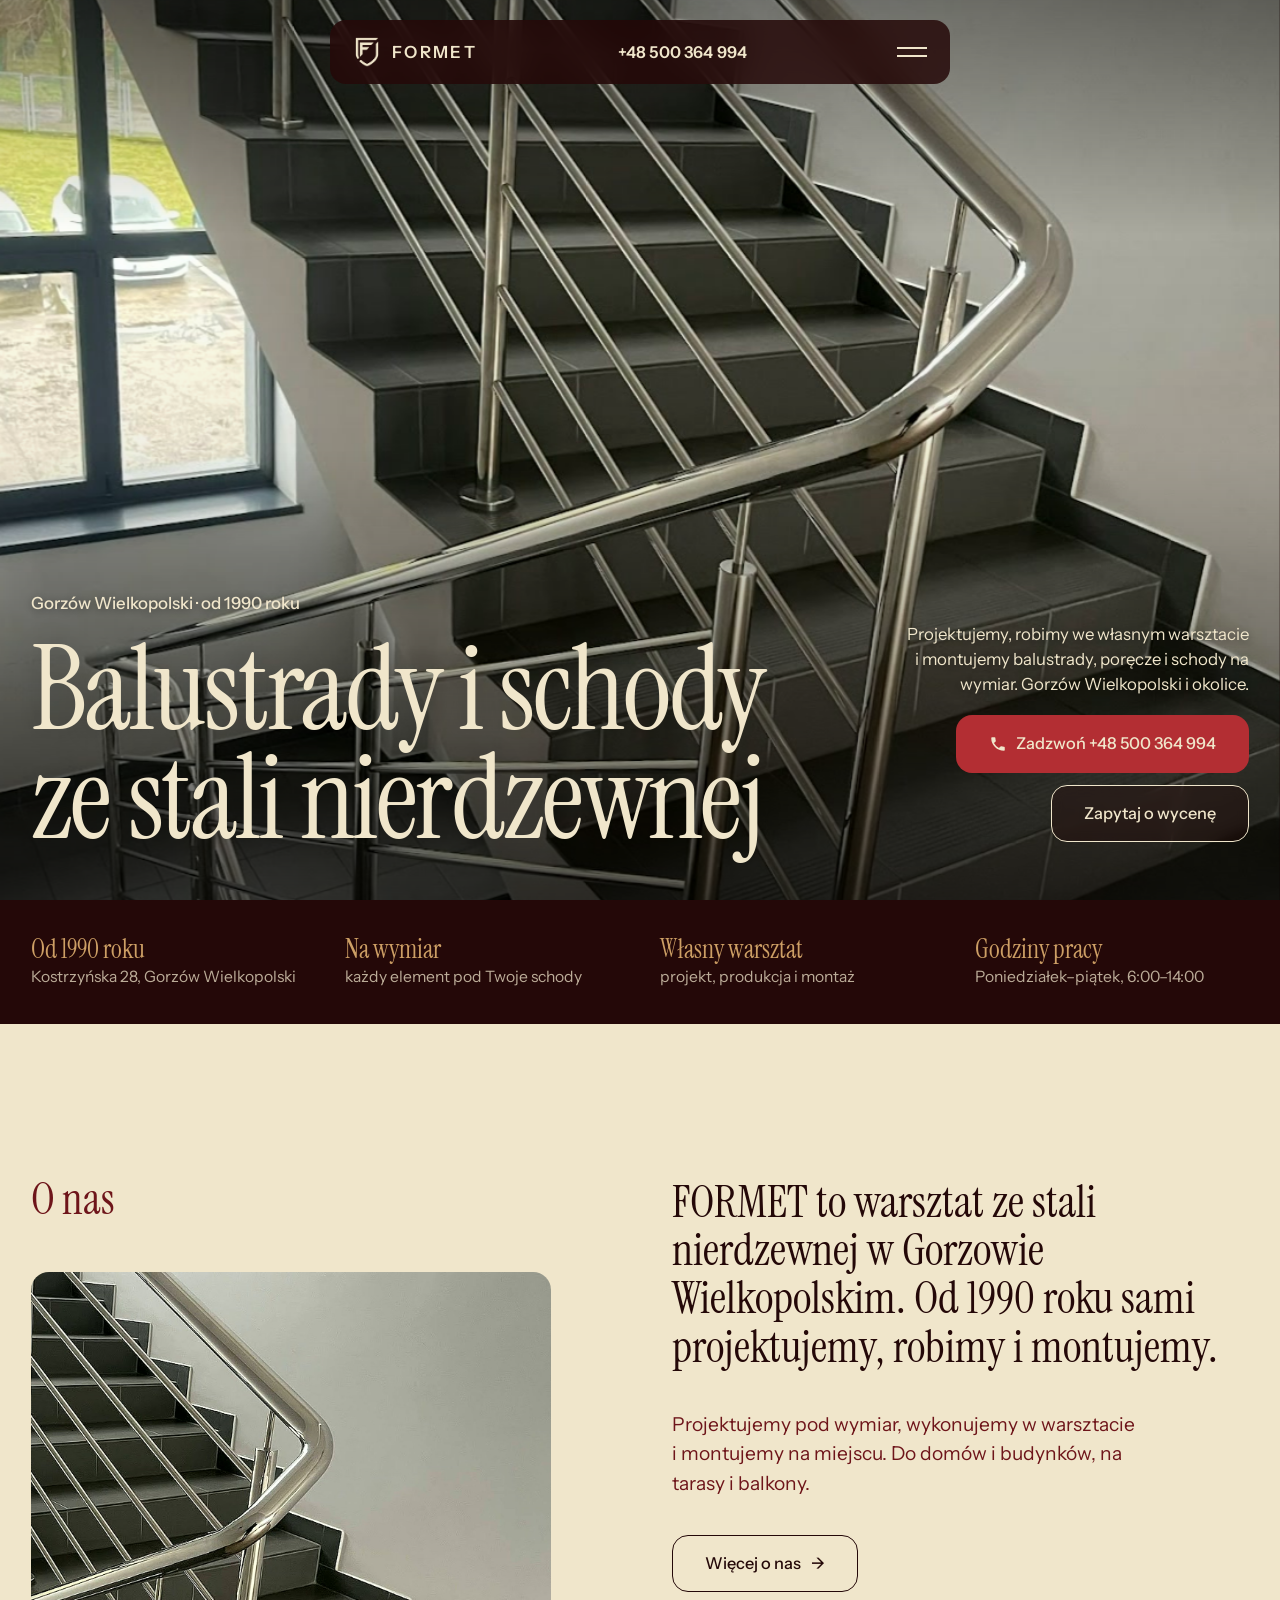
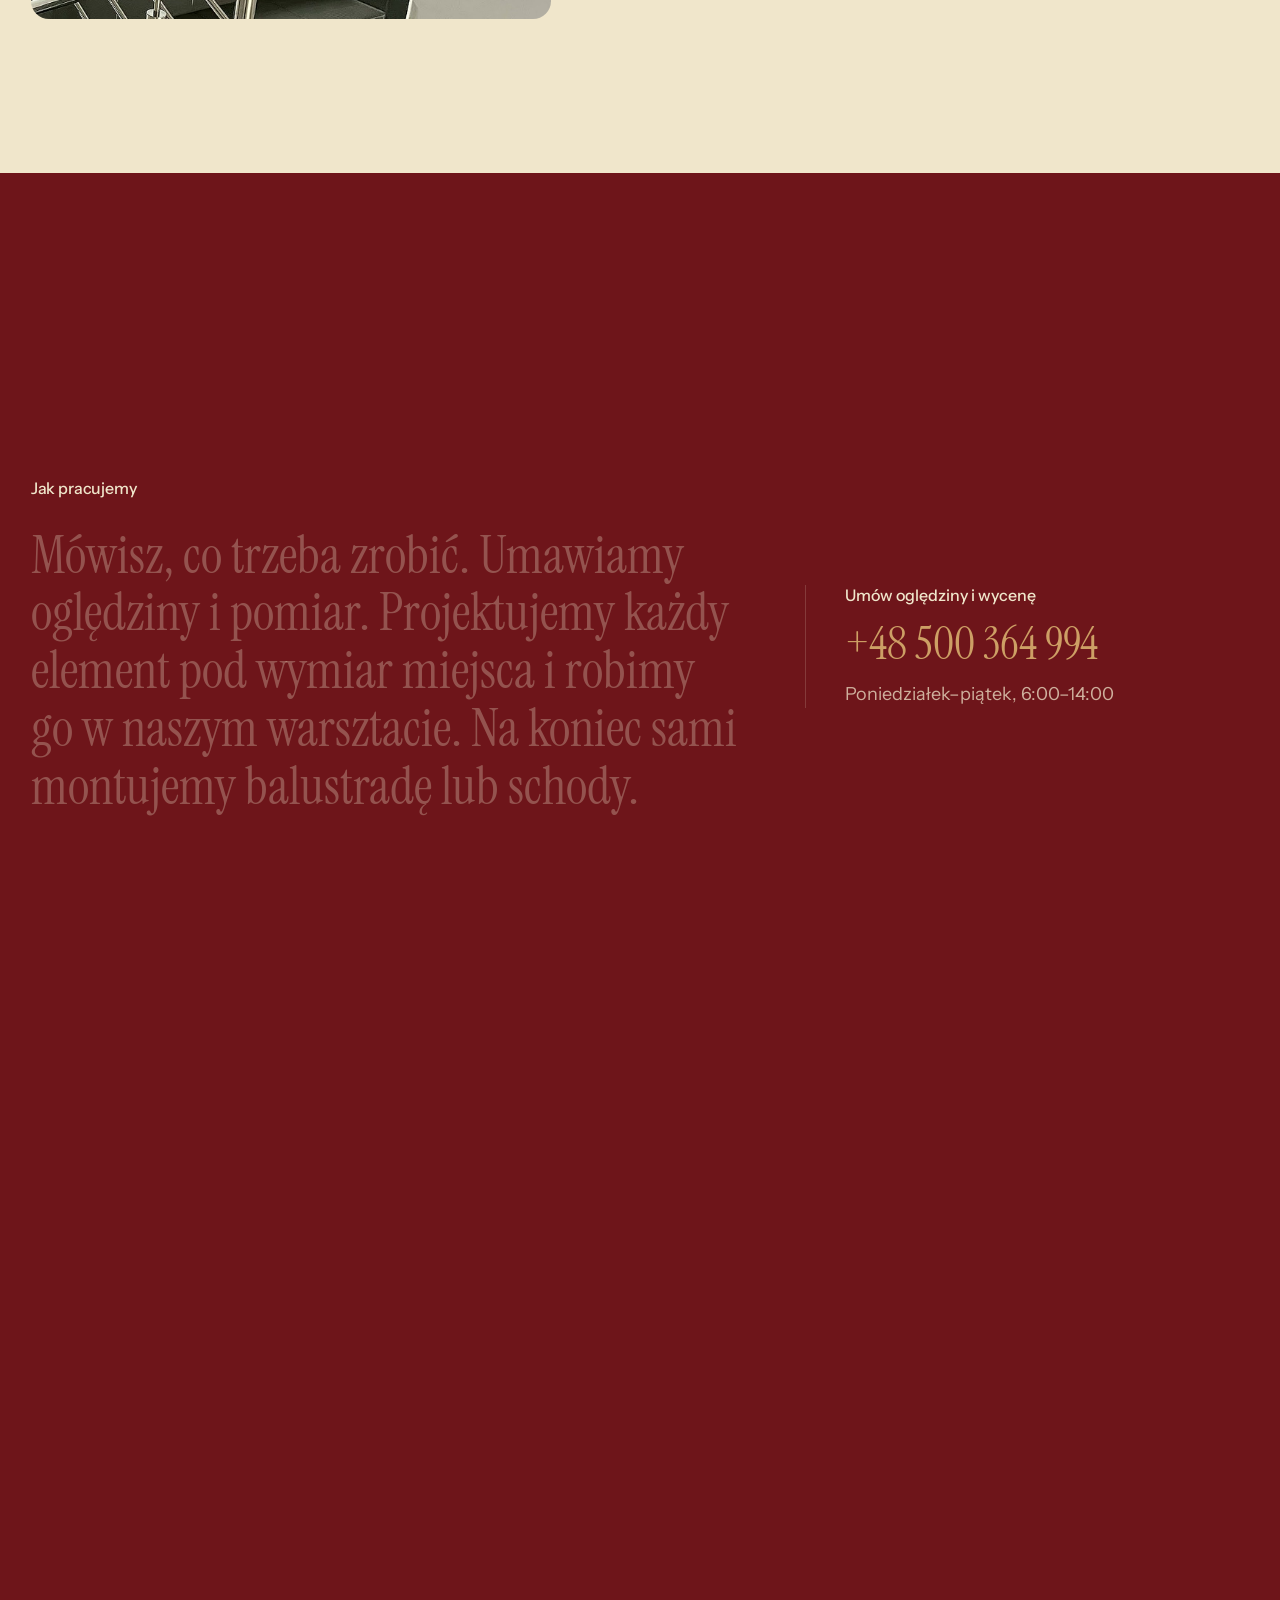
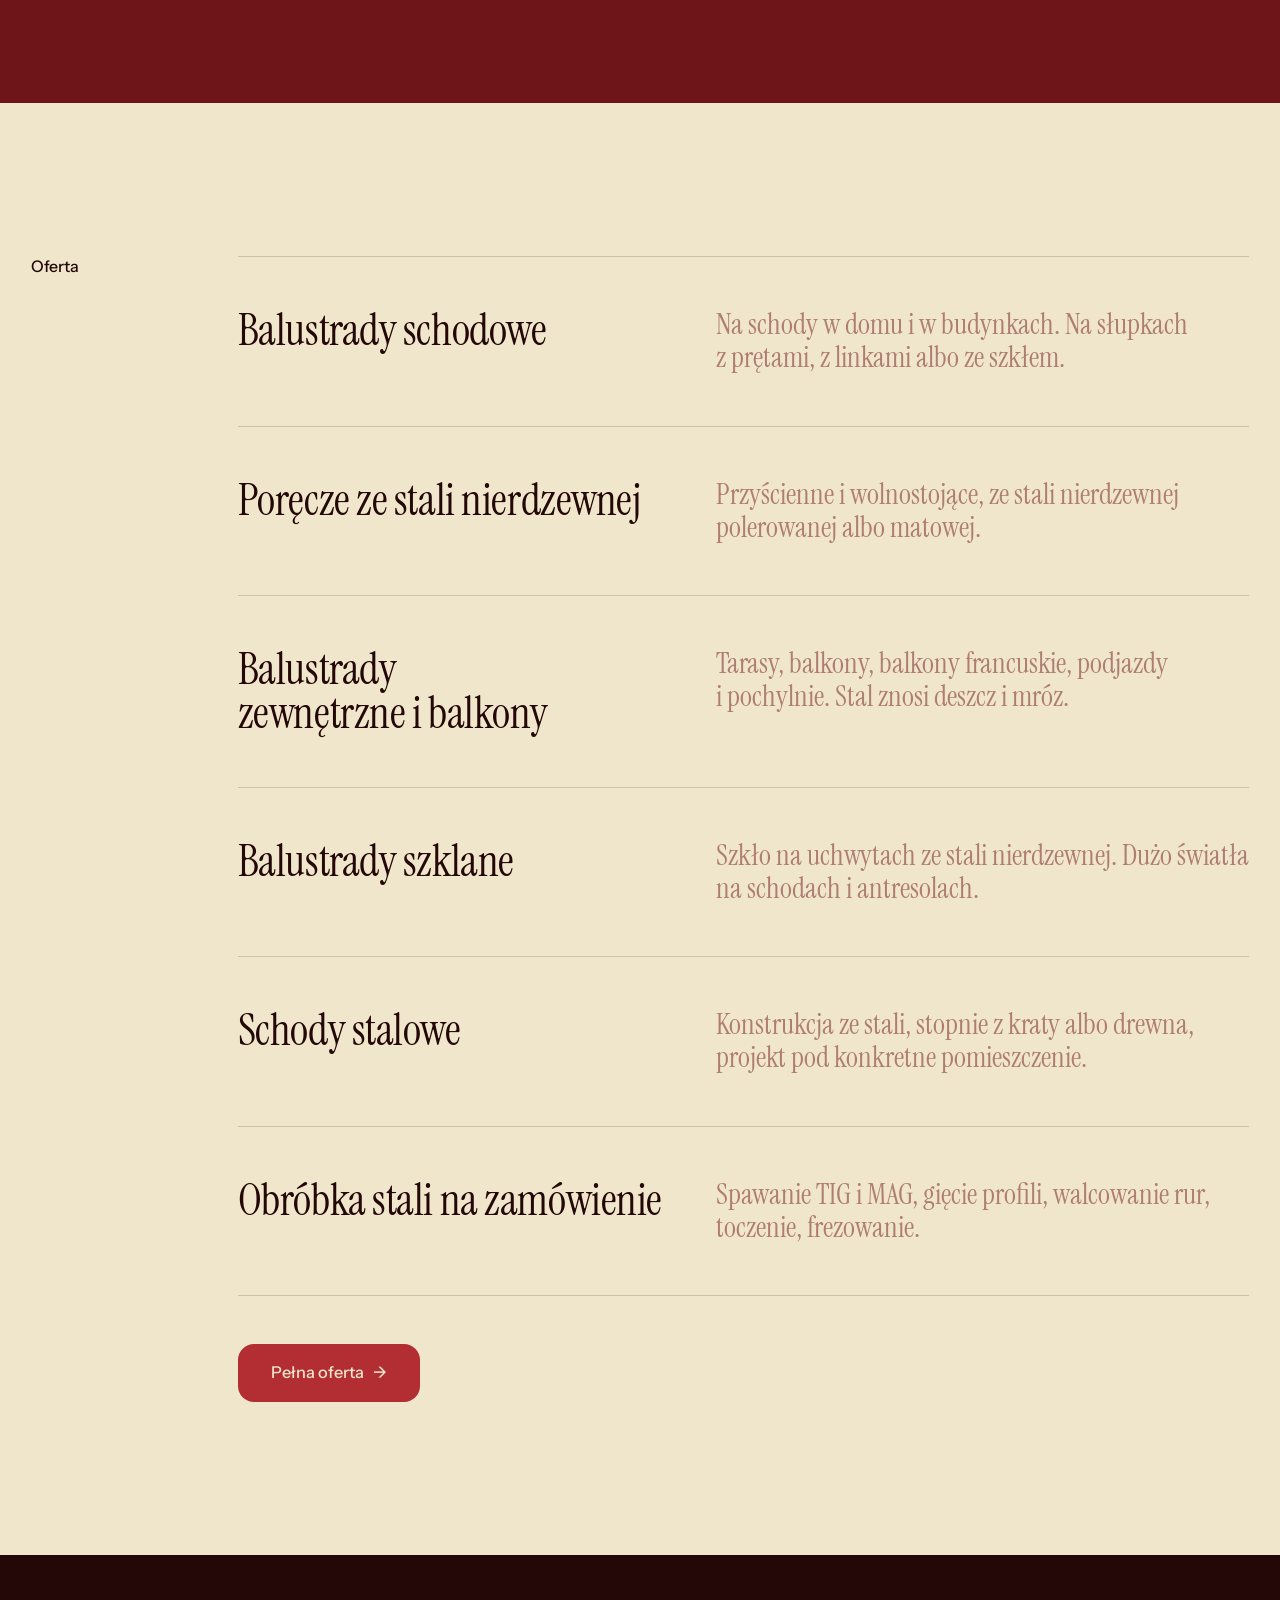
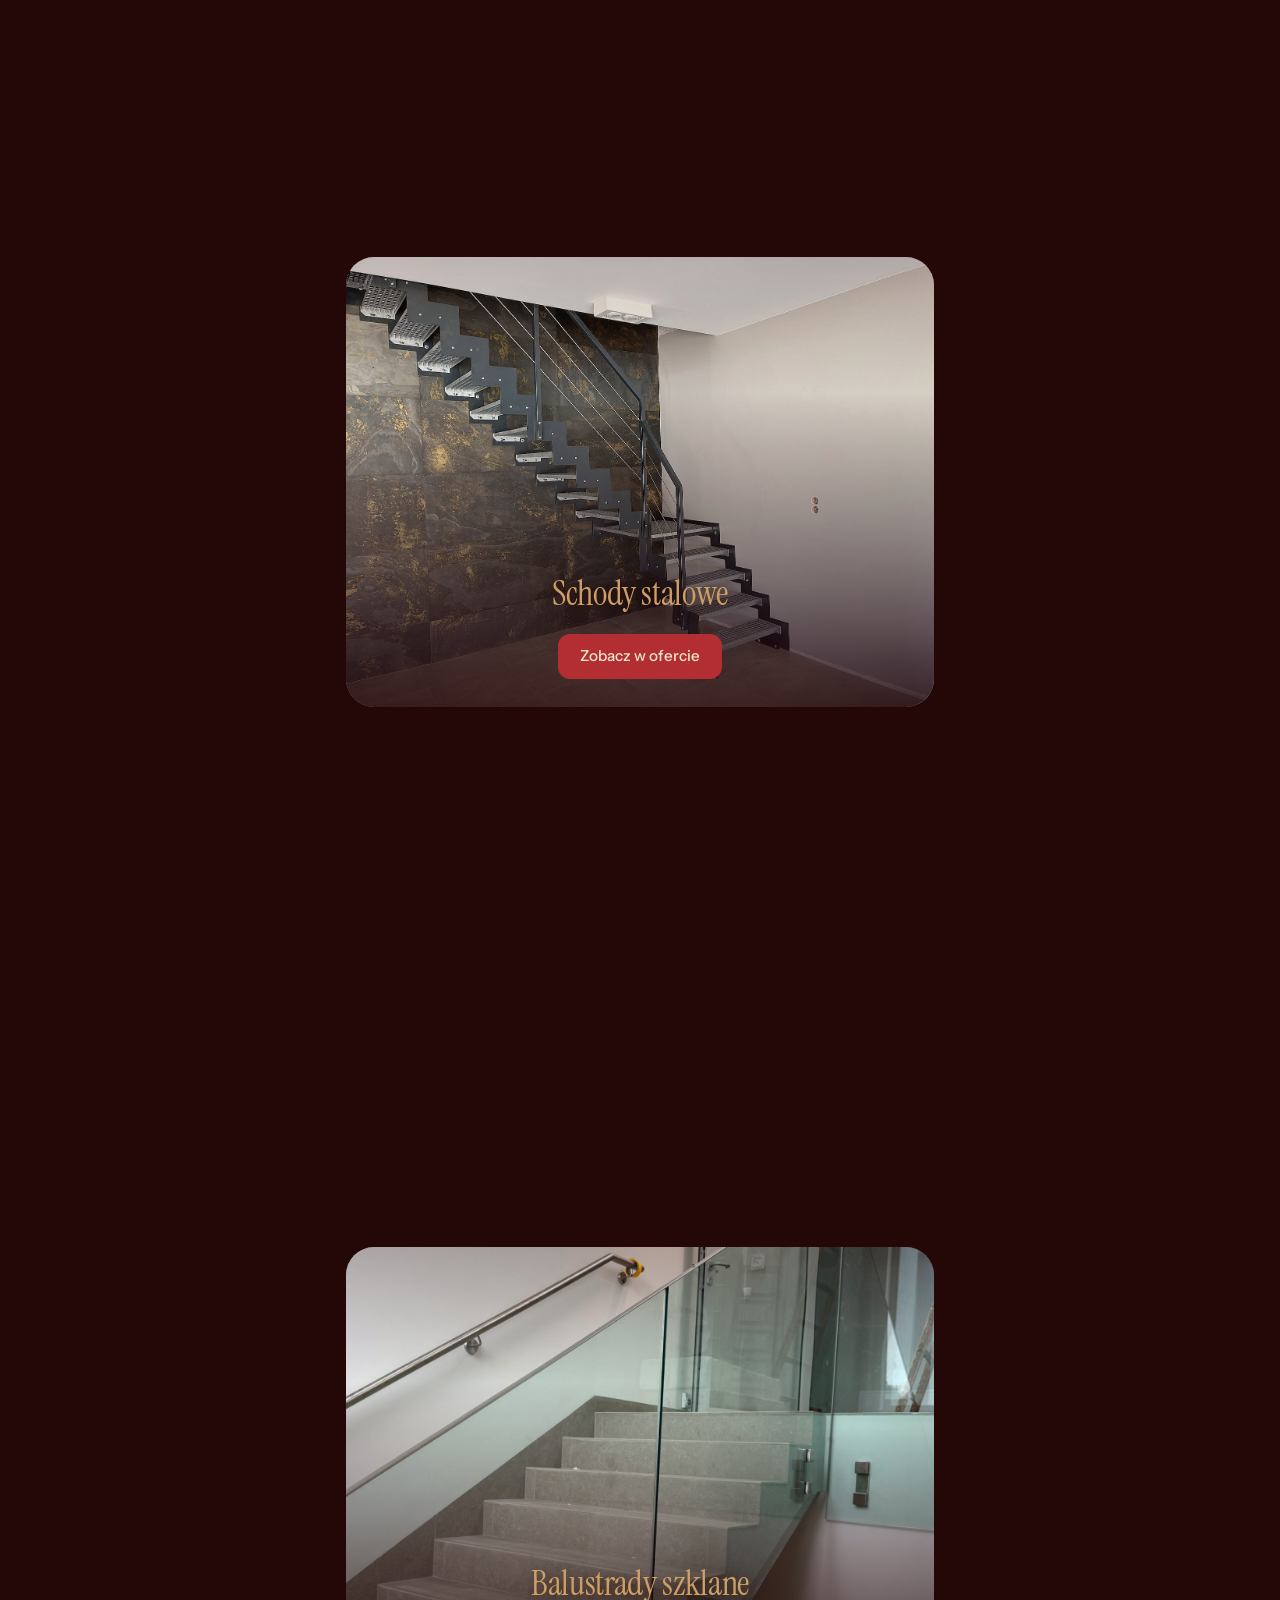
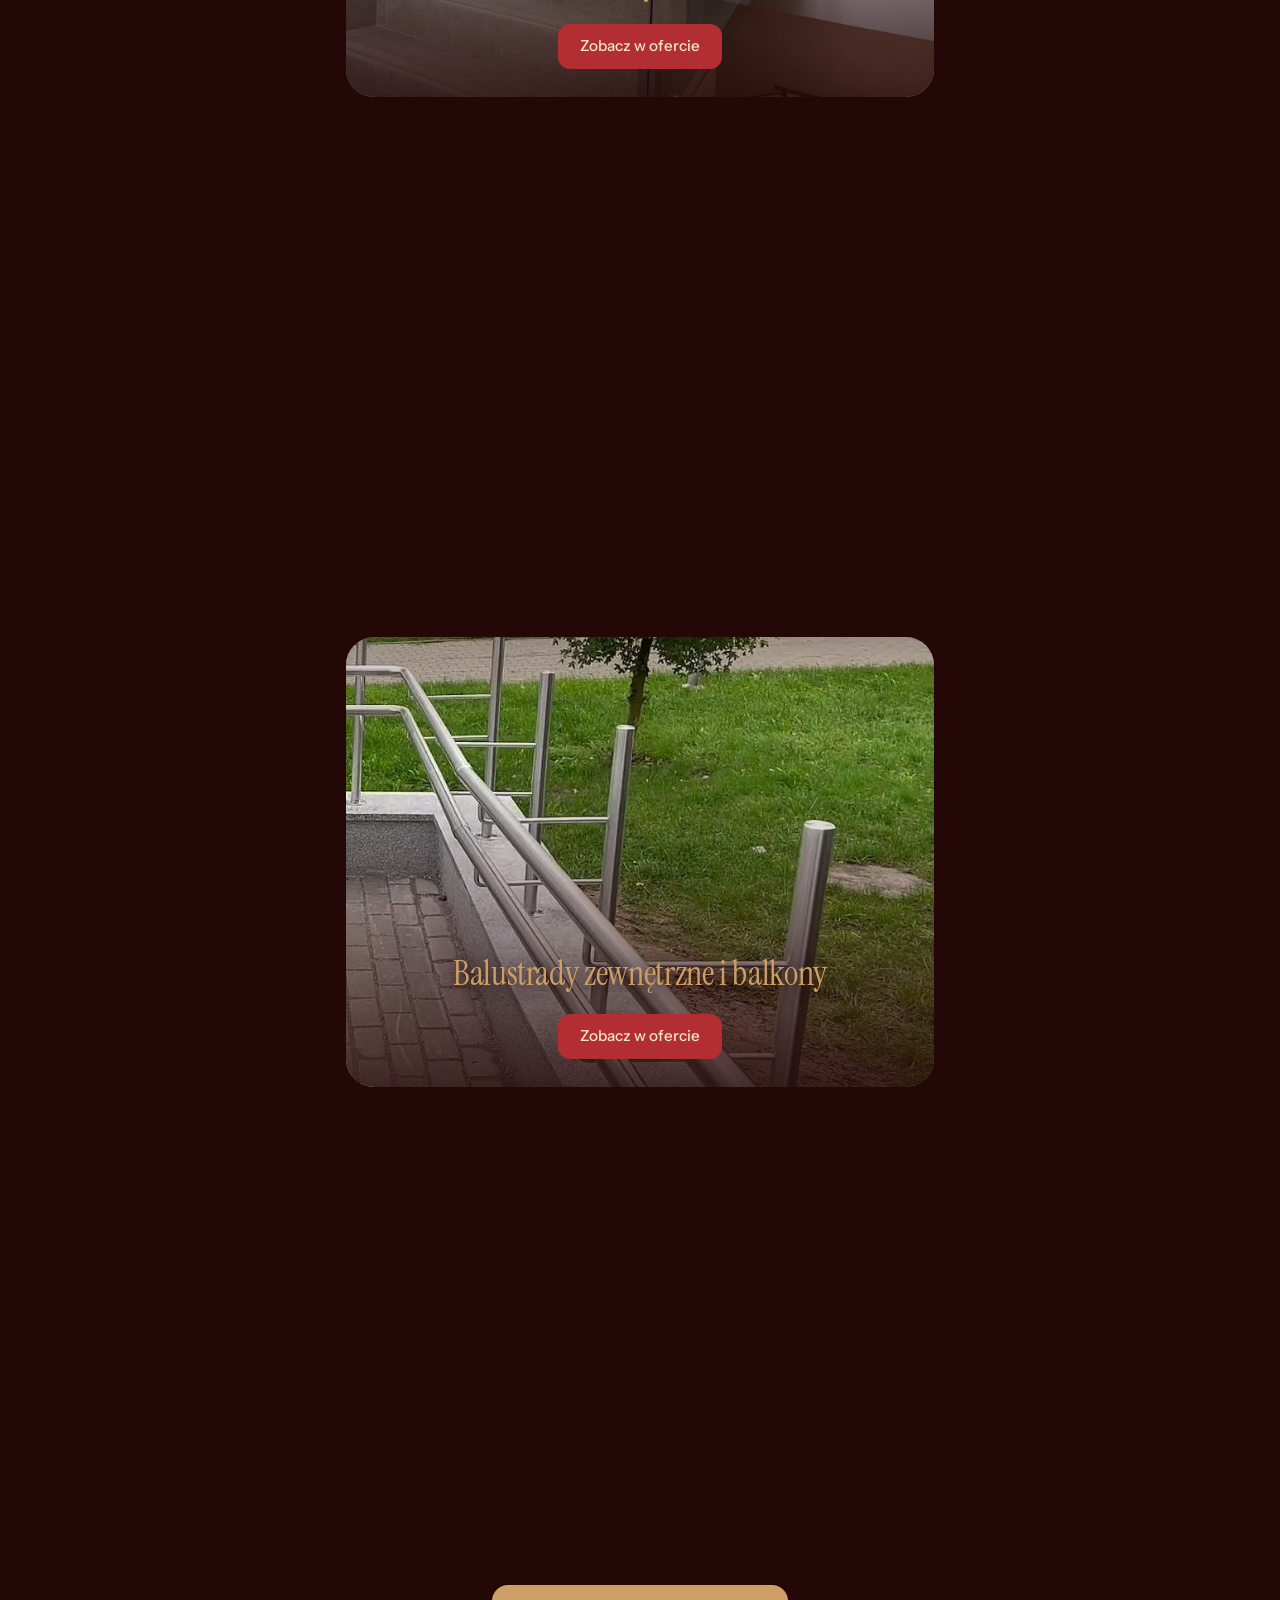
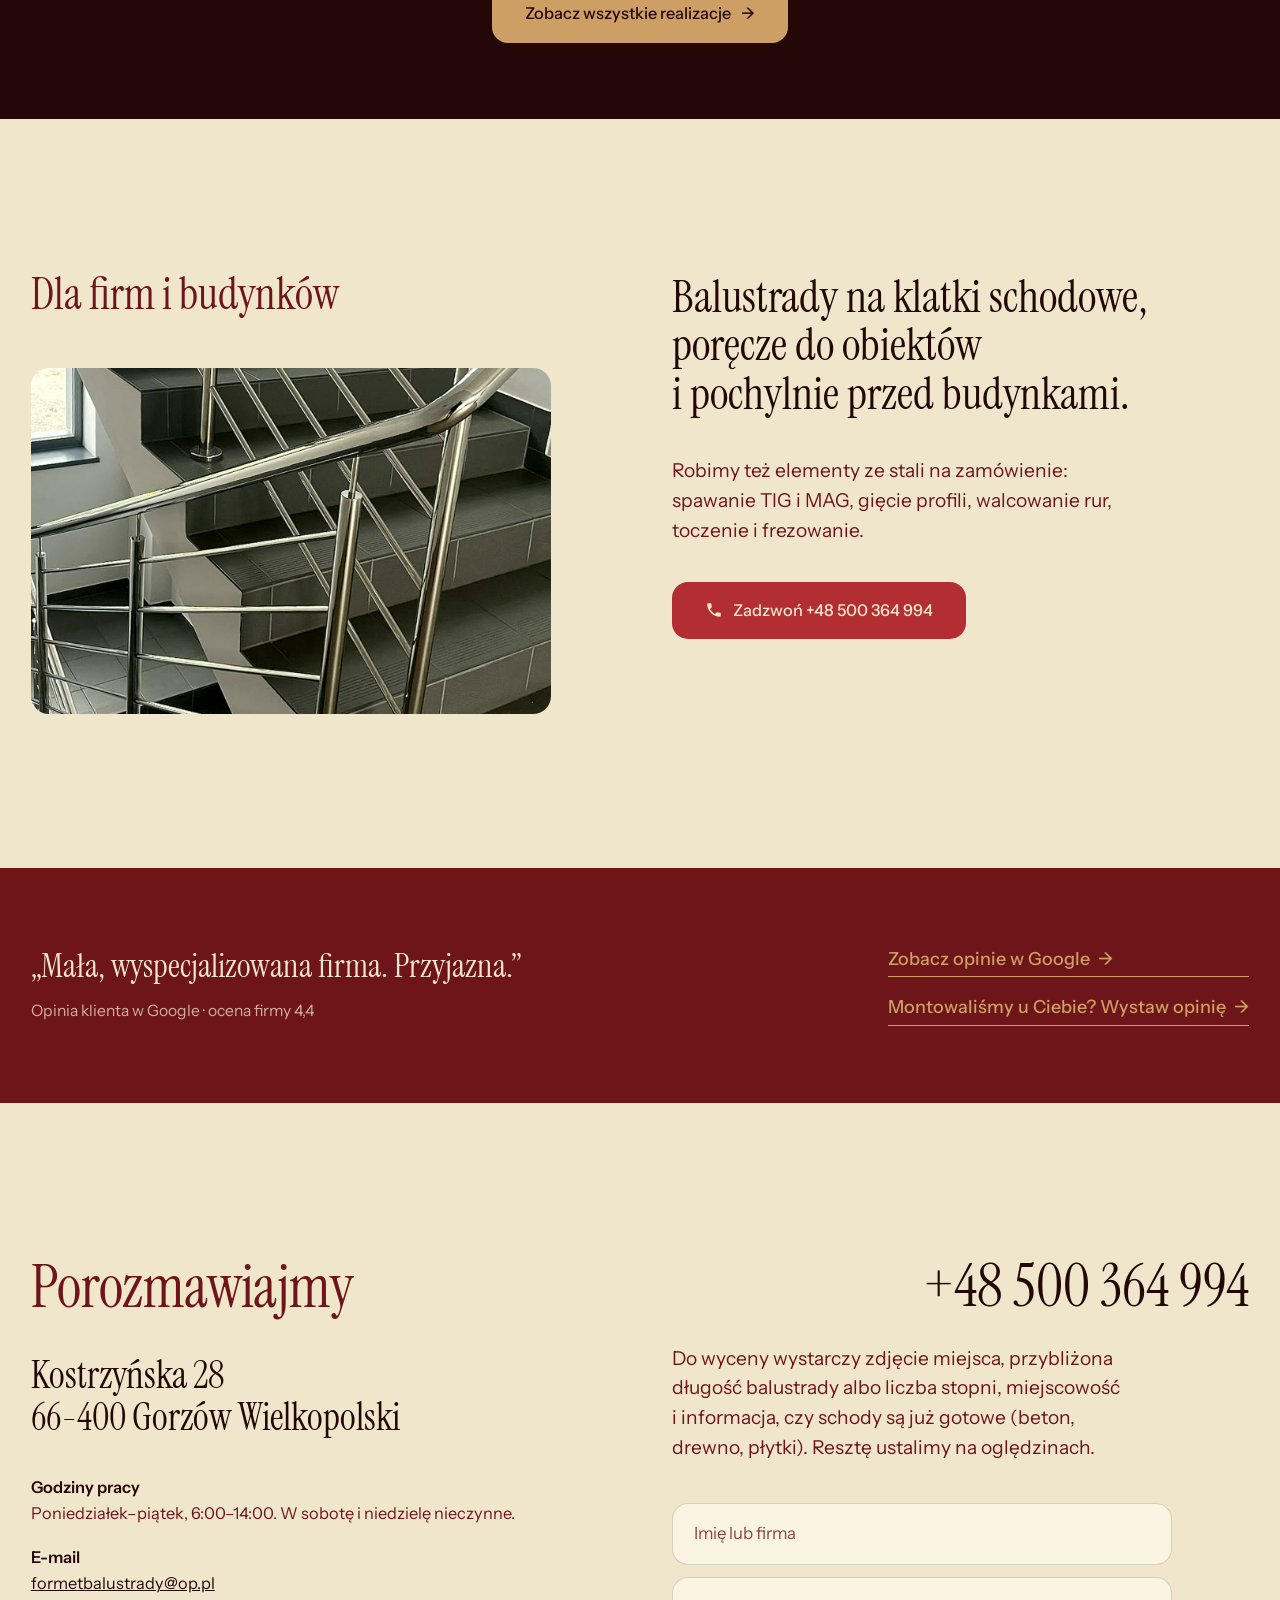
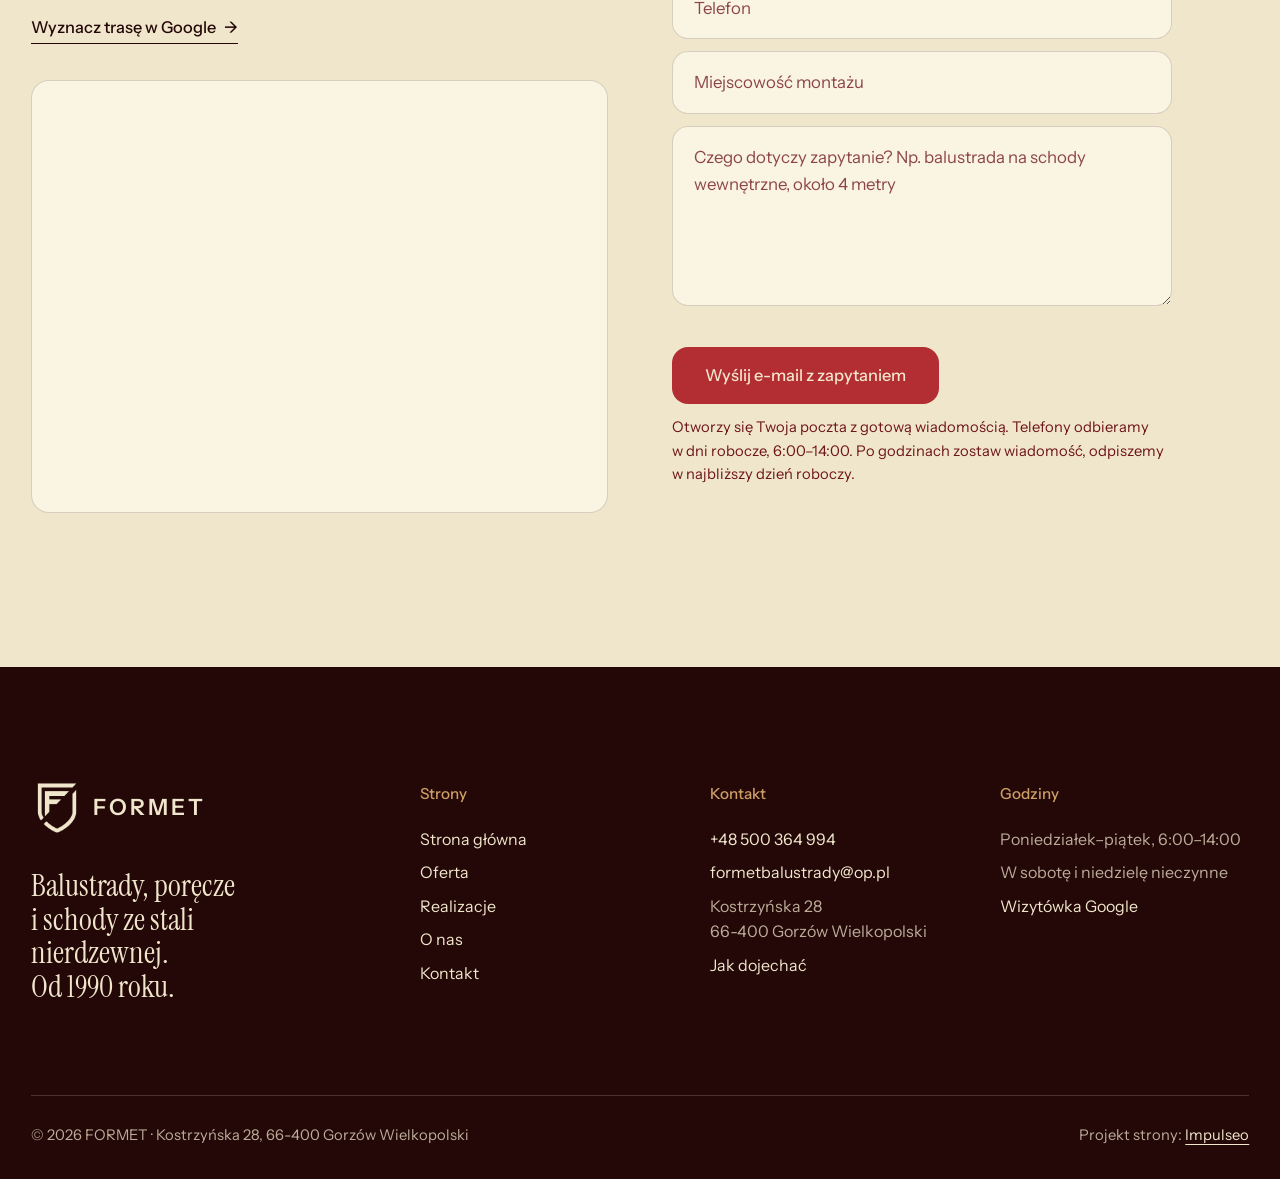
<file: index.html>
<!DOCTYPE html>
<html lang="pl">
<head>
<meta charset="UTF-8">
<meta name="viewport" content="width=device-width, initial-scale=1.0">
<title>FORMET · balustrady i schody ze stali nierdzewnej · Gorzów Wielkopolski</title>
<meta name="description" content="FORMET z Gorzowa Wielkopolskiego - balustrady, poręcze i schody ze stali nierdzewnej na wymiar. Projekt, produkcja we własnym warsztacie i montaż. Od 1990 roku.">
<link rel="canonical" href="https://impulseo-pl.github.io/formet/">
<meta name="robots" content="noindex, nofollow">
<meta name="theme-color" content="#240808">
<meta property="og:type" content="website">
<meta property="og:locale" content="pl_PL">
<meta property="og:site_name" content="FORMET">
<meta property="og:title" content="FORMET · balustrady i schody ze stali nierdzewnej · Gorzów Wielkopolski">
<meta property="og:description" content="FORMET z Gorzowa Wielkopolskiego - balustrady, poręcze i schody ze stali nierdzewnej na wymiar. Projekt, produkcja we własnym warsztacie i montaż. Od 1990 roku.">
<meta property="og:url" content="https://impulseo-pl.github.io/formet/">
<meta property="og:image" content="https://impulseo-pl.github.io/formet/img/og.jpg">
<meta property="og:image:width" content="1200">
<meta property="og:image:height" content="630">
<meta name="twitter:card" content="summary_large_image">
<link rel="icon" href="img/logo.png">
<script type="application/ld+json">{"@context": "https://schema.org", "@type": "HomeAndConstructionBusiness", "name": "FORMET", "url": "https://impulseo-pl.github.io/formet/", "telephone": "+48500364994", "email": "formetbalustrady@op.pl", "image": "https://impulseo-pl.github.io/formet/img/og.jpg", "address": {"@type": "PostalAddress", "streetAddress": "Kostrzyńska 28", "postalCode": "66-400", "addressLocality": "Gorzów Wielkopolski", "addressCountry": "PL"}, "openingHoursSpecification": [{"@type": "OpeningHoursSpecification", "dayOfWeek": ["Monday", "Tuesday", "Wednesday", "Thursday", "Friday"], "opens": "06:00", "closes": "14:00"}], "areaServed": "Gorzów Wielkopolski", "foundingDate": "1990", "sameAs": ["https://www.google.com/maps/place/?q=place_id:ChIJh7PvsQkfB0cRD2A2VZlxdVI"]}</script>
<script>document.documentElement.classList.add('js')</script>
<link rel="preload" as="image" href="img/hero.jpg" fetchpriority="high">
<link rel="preconnect" href="https://fonts.googleapis.com">
<link rel="preconnect" href="https://fonts.gstatic.com" crossorigin>
<link href="https://fonts.googleapis.com/css2?family=Instrument+Sans:wght@400..600&family=Instrument+Serif&display=swap" rel="stylesheet">
<link rel="stylesheet" href="assets/styles.css?v=20261118b">
<script src="assets/lenis.min.js?v=1.1.20" defer></script>
<script src="assets/main.js?v=20261118b" defer></script>
</head>
<body>
<a class="skip" href="#tresc">Przejdź do treści</a>
<header class="pill">
  <a class="pill-logo" href="index.html" aria-label="FORMET - strona główna"><img class="mark" src="img/logo-jasne.png" width="295" height="297" alt=""><span class="word">FORMET</span></a>
  <a class="pill-phone" href="tel:+48500364994">+48 500 364 994</a>
  <button class="burger" type="button" aria-expanded="false" aria-controls="menu" aria-label="Otwórz menu"><i></i><i></i></button>
</header>
<div class="menu" id="menu" aria-hidden="true">
  <div class="menu-grid">
    <nav class="menu-links" aria-label="Menu główne">
      <a href="index.html" aria-current="page">Strona główna</a>
      <a href="oferta.html">Oferta</a>
      <a href="realizacje.html">Realizacje</a>
      <a href="o-nas.html">O nas</a>
      <a href="kontakt.html">Kontakt</a>
    </nav>
    <div class="menu-side">
      <div><b>Telefon</b><a href="tel:+48500364994">+48 500 364 994</a></div>
      <div><b>Warsztat</b>Kostrzyńska 28, 66-400 Gorzów Wielkopolski</div>
      <div><b>Godziny</b>Poniedziałek–piątek, 6:00–14:00</div>
    </div>
  </div>
</div>
<main id="tresc">
<section class="hero">
  <img class="hero-img" src="img/hero.jpg" width="1552" height="844" alt="Nierdzewna balustrada na klatce schodowej, realizacja FORMET" fetchpriority="high">
  <div class="hero-in">
    <div>
      <p class="hero-kicker">Gorzów Wielkopolski · od&nbsp;1990 roku</p>
      <h1>Balustrady i&nbsp;schody ze stali nierdzewnej</h1>
    </div>
    <div class="hero-side">
      <p>Projektujemy, robimy we własnym warsztacie i&nbsp;montujemy balustrady, poręcze i&nbsp;schody na wymiar. Gorzów Wielkopolski i&nbsp;okolice.</p>
      <div class="btn-row">
        <a class="btn btn-main hero-call" href="tel:+48500364994"><svg class="ico" viewBox="0 0 24 24" fill="none" aria-hidden="true"><path d="M6.6 10.8a15.5 15.5 0 0 0 6.6 6.6l2.2-2.2a1 1 0 0 1 1-.24 11.4 11.4 0 0 0 3.6.58 1 1 0 0 1 1 1V20a1 1 0 0 1-1 1A17 17 0 0 1 3 4a1 1 0 0 1 1-1h3.5a1 1 0 0 1 1 1c0 1.25.2 2.45.57 3.57a1 1 0 0 1-.25 1L6.6 10.8Z" fill="currentColor"/></svg>Zadzwoń +48 500 364 994</a>
        <a class="btn btn-line btn-on-photo" href="#formularz">Zapytaj o&nbsp;wycenę</a>
      </div>
    </div>
  </div>
</section>

<section class="facts cacao dark" aria-label="Najważniejsze informacje">
  <ul class="wrap facts-list">
    <li><b>Od 1990 roku</b>Kostrzyńska 28, Gorzów Wielkopolski</li>
    <li><b>Na wymiar</b>każdy element pod Twoje schody</li>
    <li><b>Własny warsztat</b>projekt, produkcja i&nbsp;montaż</li>
    <li><b>Godziny pracy</b>Poniedziałek–piątek, 6:00–14:00</li>
  </ul>
</section>

<section class="sec bone" id="o-nas">
  <div class="wrap about">
    <div class="about-left up">
      <p class="label-serif">O&nbsp;nas</p>
      <figure class="about-fig"><img src="img/g4.jpg" width="1680" height="943" alt="Nierdzewny pochwyt balustrady na zakręcie schodów" loading="lazy"></figure>
    </div>
    <div class="about-right up">
      <p class="statement">FORMET to warsztat ze stali nierdzewnej w&nbsp;Gorzowie Wielkopolskim. Od&nbsp;1990&nbsp;roku sami projektujemy, robimy i&nbsp;montujemy.</p>
      <p class="lead">Projektujemy pod wymiar, wykonujemy w&nbsp;warsztacie i&nbsp;montujemy na miejscu. Do domów i&nbsp;budynków, na tarasy i&nbsp;balkony.</p>
      <div class="btn-row"><a class="btn btn-line" href="o-nas.html">Więcej o&nbsp;nas <span aria-hidden="true">→</span></a></div>
    </div>
  </div>
</section>

<section class="reveal-sec bordeaux dark" aria-labelledby="jak">
  <div class="reveal-stick">
    <div class="reveal-main">
      <h2 class="label" id="jak">Jak pracujemy</h2>
      <p class="reveal-text">Mówisz, co trzeba zrobić. Umawiamy oględziny i&nbsp;pomiar. Projektujemy każdy element pod wymiar miejsca i&nbsp;robimy go w&nbsp;naszym warsztacie. Na koniec sami montujemy balustradę lub schody.</p>
    </div>
    <aside class="reveal-aside">
      <p class="label">Umów oględziny i&nbsp;wycenę</p>
      <a class="reveal-phone" href="tel:+48500364994">+48 500 364 994</a>
      <p>Poniedziałek–piątek, 6:00–14:00</p>
    </aside>
  </div>
</section>

<section class="sec bone" id="oferta">
  <div class="wrap svc">
    <h2 class="label">Oferta</h2>
    <div>
      <div class="svc-list">
      <a class="svc-row" href="oferta.html#schodowe"><h3>Balustrady schodowe</h3><p>Na schody w&nbsp;domu i&nbsp;w&nbsp;budynkach. Na słupkach z&nbsp;prętami, z&nbsp;linkami albo ze szkłem.</p></a>
      <a class="svc-row" href="oferta.html#porecze"><h3>Poręcze ze stali nierdzewnej</h3><p>Przyścienne i&nbsp;wolnostojące, ze stali nierdzewnej polerowanej albo matowej.</p></a>
      <a class="svc-row" href="oferta.html#zewnetrzne"><h3>Balustrady zewnętrzne i&nbsp;balkony</h3><p>Tarasy, balkony, balkony francuskie, podjazdy i&nbsp;pochylnie. Stal znosi deszcz i&nbsp;mróz.</p></a>
      <a class="svc-row" href="oferta.html#szklo"><h3>Balustrady szklane</h3><p>Szkło na uchwytach ze stali nierdzewnej. Dużo światła na schodach i&nbsp;antresolach.</p></a>
      <a class="svc-row" href="oferta.html#schody"><h3>Schody stalowe</h3><p>Konstrukcja ze stali, stopnie z&nbsp;kraty albo drewna, projekt pod konkretne pomieszczenie.</p></a>
      <a class="svc-row" href="oferta.html#obrobka"><h3>Obróbka stali na zamówienie</h3><p>Spawanie TIG i&nbsp;MAG, gięcie profili, walcowanie rur, toczenie, frezowanie.</p></a>
      </div>
      <div class="svc-foot"><a class="btn btn-main" href="oferta.html">Pełna oferta <span aria-hidden="true">→</span></a></div>
    </div>
  </div>
</section>

<section class="cards cacao dark" aria-label="Nasze realizacje">
  <div class="card-wrap"><div class="card-stick">
    <a class="card" href="oferta.html#schody"><img src="img/g1.jpg" width="1600" height="1200" alt="Schody stalowe z&nbsp;linkami przy ścianie, realizacja FORMET" decoding="async"><span class="card-in"><h3>Schody stalowe</h3><span class="btn btn-main btn-sm">Zobacz w&nbsp;ofercie</span></span></a>
  </div></div>
  <div class="card-wrap"><div class="card-stick">
    <a class="card" href="oferta.html#szklo"><img src="img/g2.jpg" width="1544" height="1140" alt="Balustrada szklana z&nbsp;nierdzewną poręczą przy schodach, realizacja FORMET" loading="lazy" decoding="async"><span class="card-in"><h3>Balustrady szklane</h3><span class="btn btn-main btn-sm">Zobacz w&nbsp;ofercie</span></span></a>
  </div></div>
  <div class="card-wrap"><div class="card-stick">
    <a class="card" href="oferta.html#zewnetrzne"><img src="img/g3.jpg" width="740" height="860" alt="Nierdzewna balustrada przy pochylni przed budynkiem, realizacja FORMET" loading="lazy" decoding="async"><span class="card-in"><h3>Balustrady zewnętrzne i&nbsp;balkony</h3><span class="btn btn-main btn-sm">Zobacz w&nbsp;ofercie</span></span></a>
  </div></div>
  <div class="wrap cards-foot"><a class="btn btn-brass" href="realizacje.html">Zobacz wszystkie realizacje <span aria-hidden="true">→</span></a></div>
</section>

<section class="sec bone" id="obiekty">
  <div class="wrap about">
    <div class="about-left up">
      <p class="label-serif">Dla firm i&nbsp;budynków</p>
      <figure class="about-fig"><img src="img/g5.jpg" width="1626" height="878" alt="Nierdzewna balustrada z&nbsp;prętami na klatce schodowej budynku" loading="lazy"></figure>
    </div>
    <div class="about-right up">
      <p class="statement">Balustrady na klatki schodowe, poręcze do obiektów i&nbsp;pochylnie przed budynkami.</p>
      <p class="lead">Robimy też elementy ze stali na zamówienie: spawanie TIG i&nbsp;MAG, gięcie profili, walcowanie rur, toczenie i&nbsp;frezowanie.</p>
      <div class="btn-row"><a class="btn btn-main" href="tel:+48500364994"><svg class="ico" viewBox="0 0 24 24" fill="none" aria-hidden="true"><path d="M6.6 10.8a15.5 15.5 0 0 0 6.6 6.6l2.2-2.2a1 1 0 0 1 1-.24 11.4 11.4 0 0 0 3.6.58 1 1 0 0 1 1 1V20a1 1 0 0 1-1 1A17 17 0 0 1 3 4a1 1 0 0 1 1-1h3.5a1 1 0 0 1 1 1c0 1.25.2 2.45.57 3.57a1 1 0 0 1-.25 1L6.6 10.8Z" fill="currentColor"/></svg>Zadzwoń +48 500 364 994</a></div>
    </div>
  </div>
</section>

<section class="bordeaux dark opinie-mini" id="opinie">
  <div class="wrap opinie-in">
    <figure class="quote-mini"><blockquote>„Mała, wyspecjalizowana firma. Przyjazna.”</blockquote><figcaption>Opinia klienta w&nbsp;Google · ocena firmy 4,4</figcaption></figure>
    <div class="opinie-links">
      <a class="link" href="https://www.google.com/maps/place/?q=place_id:ChIJh7PvsQkfB0cRD2A2VZlxdVI" target="_blank" rel="noopener">Zobacz opinie w&nbsp;Google <span aria-hidden="true">→</span></a>
      <a class="link" href="https://www.google.com/maps/place/?q=place_id:ChIJh7PvsQkfB0cRD2A2VZlxdVI" target="_blank" rel="noopener">Montowaliśmy u&nbsp;Ciebie? Wystaw opinię <span aria-hidden="true">→</span></a>
    </div>
  </div>
</section>

<section class="sec bone" id="kontakt">
  <div class="wrap contact">
    <div class="up">
      <h2>Porozmawiajmy</h2>
      <p class="big-addr">Kostrzyńska 28<br>66-400 Gorzów Wielkopolski</p>
      <div class="contact-meta">
        <p><b>Godziny pracy</b>Poniedziałek–piątek, 6:00–14:00. W&nbsp;sobotę i&nbsp;niedzielę nieczynne.</p>
        <p><b>E-mail</b><a href="mailto:formetbalustrady@op.pl">formetbalustrady@op.pl</a></p>
        <p><a class="link" href="https://www.google.com/maps/place/?q=place_id:ChIJh7PvsQkfB0cRD2A2VZlxdVI" target="_blank" rel="noopener">Wyznacz trasę w&nbsp;Google <span aria-hidden="true">→</span></a></p>
      </div>
      <div class="map"><iframe src="https://maps.google.com/maps?q=FORMET%2C%20Kostrzy%C5%84ska%2028%2C%2066-400%20Gorz%C3%B3w%20Wielkopolski&z=15&output=embed" title="Mapa dojazdu do FORMET, Kostrzyńska 28" loading="lazy" referrerpolicy="no-referrer-when-downgrade"></iframe></div>
    </div>
    <div class="contact-right up" id="formularz">
      <a class="big-phone" href="tel:+48500364994">+48 500 364 994</a>
      <p class="lead">Do wyceny wystarczy zdjęcie miejsca, przybliżona długość balustrady albo liczba stopni, miejscowość i&nbsp;informacja, czy schody są już gotowe (beton, drewno, płytki). Resztę ustalimy na oględzinach.</p>
      <form class="form" action="mailto:formetbalustrady@op.pl" method="post" enctype="text/plain">
        <label><span class="sr">Imię lub firma</span><input name="imie" type="text" placeholder="Imię lub firma" autocomplete="name" required></label>
        <label><span class="sr">Telefon</span><input name="telefon" type="tel" placeholder="Telefon" autocomplete="tel" required></label>
        <label><span class="sr">Miejscowość montażu</span><input name="miejscowosc" type="text" placeholder="Miejscowość montażu" autocomplete="address-level2"></label>
        <label><span class="sr">Czego dotyczy zapytanie</span><textarea name="wiadomosc" placeholder="Czego dotyczy zapytanie? Np. balustrada na schody wewnętrzne, około 4 metry"></textarea></label>
        <button class="btn btn-main" type="submit">Wyślij e-mail z&nbsp;zapytaniem</button>
        <p class="form-note">Otworzy się Twoja poczta z&nbsp;gotową wiadomością. Telefony odbieramy w&nbsp;dni robocze, 6:00–14:00. Po godzinach zostaw wiadomość, odpiszemy w&nbsp;najbliższy dzień roboczy.</p>
      </form>
    </div>
  </div>
</section>
</main>
<footer class="foot dark">
  <div class="wrap">
    <div class="foot-top">
      <div>
        <a class="foot-logo" href="index.html" aria-label="FORMET - strona główna"><img class="mark" src="img/logo-jasne.png" width="295" height="297" alt=""><span class="word">FORMET</span></a>
        <p class="foot-claim">Balustrady, poręcze i&nbsp;schody ze stali nierdzewnej. Od&nbsp;1990 roku.</p>
      </div>
      <div><h4>Strony</h4><ul><li><a href="index.html">Strona główna</a></li><li><a href="oferta.html">Oferta</a></li><li><a href="realizacje.html">Realizacje</a></li><li><a href="o-nas.html">O nas</a></li><li><a href="kontakt.html">Kontakt</a></li></ul></div>
      <div><h4>Kontakt</h4><ul>
        <li><a href="tel:+48500364994">+48 500 364 994</a></li>
        <li><a href="mailto:formetbalustrady@op.pl">formetbalustrady@op.pl</a></li>
        <li>Kostrzyńska 28<br>66-400 Gorzów Wielkopolski</li>
        <li><a href="https://www.google.com/maps/place/?q=place_id:ChIJh7PvsQkfB0cRD2A2VZlxdVI" target="_blank" rel="noopener">Jak dojechać</a></li>
      </ul></div>
      <div><h4>Godziny</h4><ul>
        <li>Poniedziałek–piątek, 6:00–14:00</li>
        <li>W&nbsp;sobotę i&nbsp;niedzielę nieczynne</li>
        <li><a href="https://www.google.com/maps/place/?q=place_id:ChIJh7PvsQkfB0cRD2A2VZlxdVI" target="_blank" rel="noopener">Wizytówka Google</a></li>
      </ul></div>
    </div>
    <div class="foot-bottom">
      <span>© 2026 FORMET · Kostrzyńska 28, 66-400 Gorzów Wielkopolski</span>
      <span>Projekt strony: <a href="https://impulseo.pl" target="_blank" rel="noopener">Impulseo</a></span>
    </div>
  </div>
</footer>
<div class="callbar">
  <a class="btn btn-main" href="tel:+48500364994"><svg class="ico" viewBox="0 0 24 24" fill="none" aria-hidden="true"><path d="M6.6 10.8a15.5 15.5 0 0 0 6.6 6.6l2.2-2.2a1 1 0 0 1 1-.24 11.4 11.4 0 0 0 3.6.58 1 1 0 0 1 1 1V20a1 1 0 0 1-1 1A17 17 0 0 1 3 4a1 1 0 0 1 1-1h3.5a1 1 0 0 1 1 1c0 1.25.2 2.45.57 3.57a1 1 0 0 1-.25 1L6.6 10.8Z" fill="currentColor"/></svg>Zadzwoń</a>
  <a class="btn btn-line" href="kontakt.html">Kontakt i&nbsp;dojazd</a>
</div>
</body>
</html>
</file>
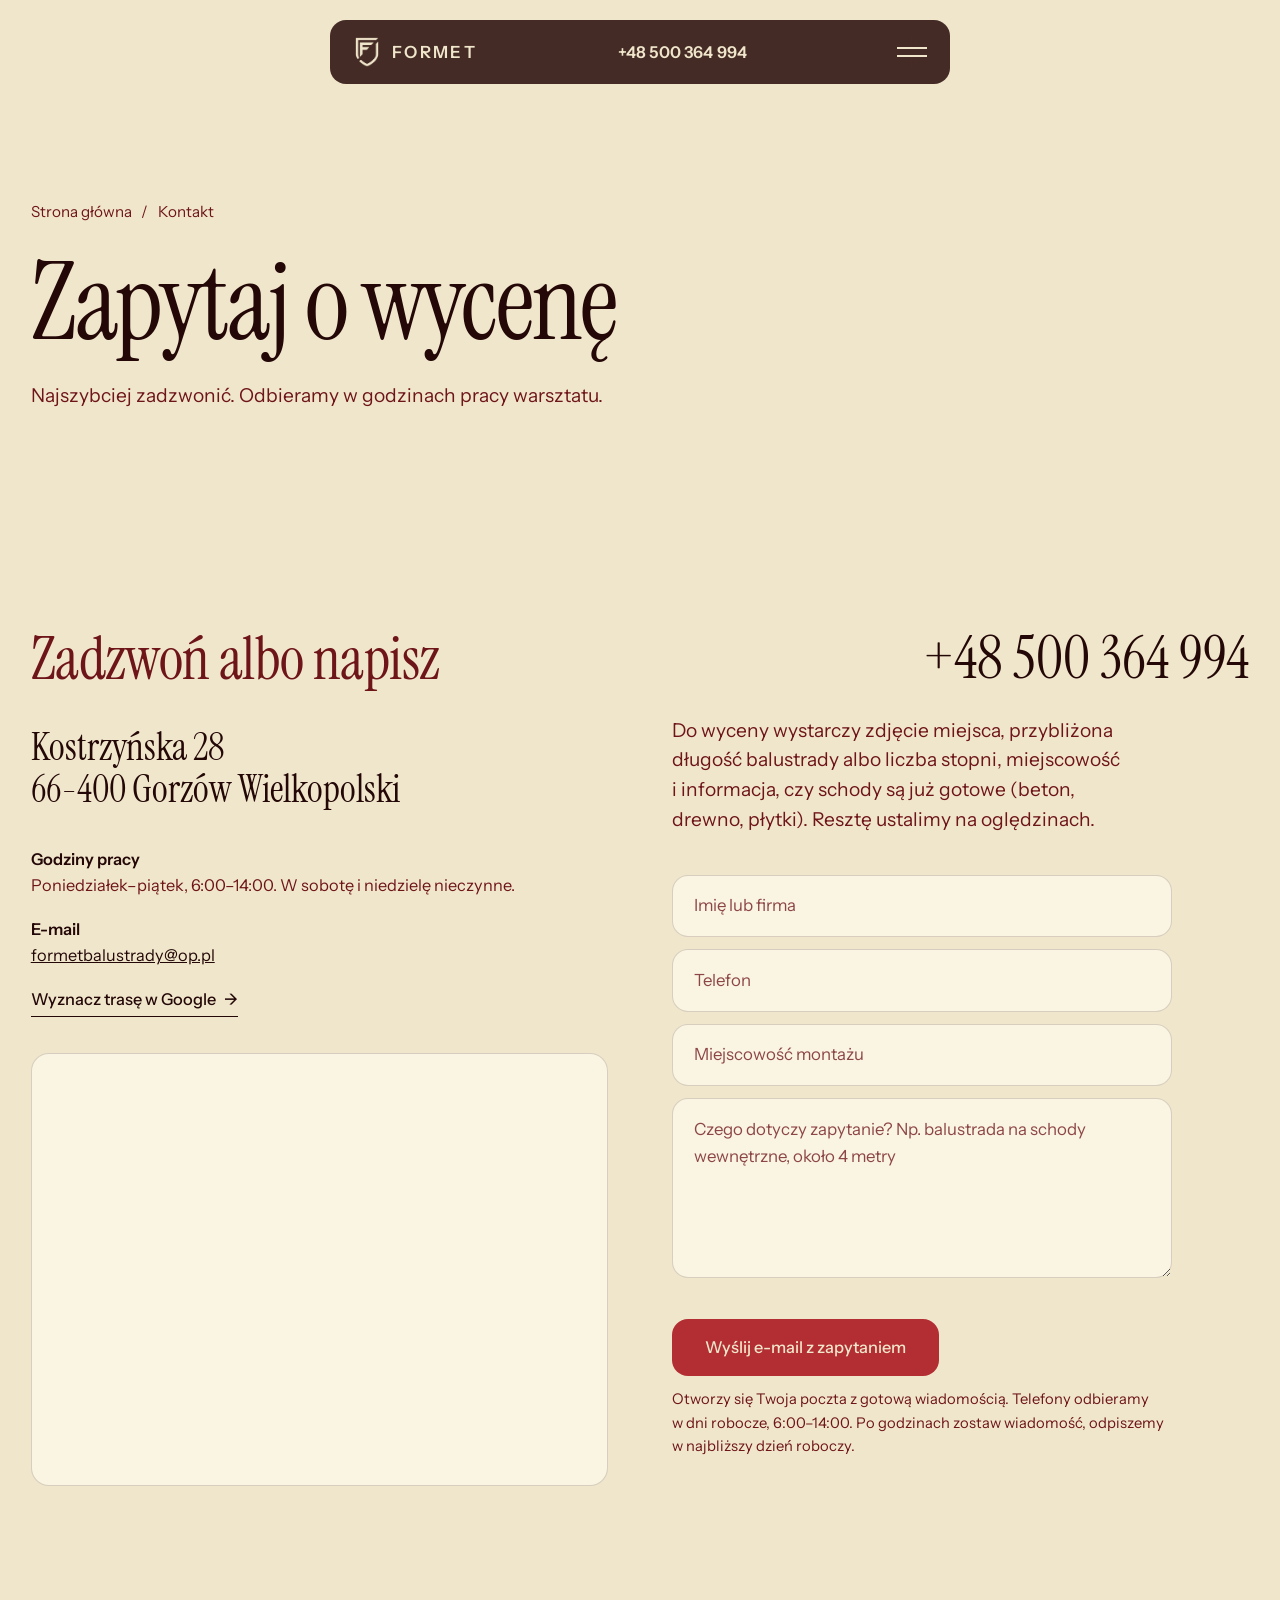
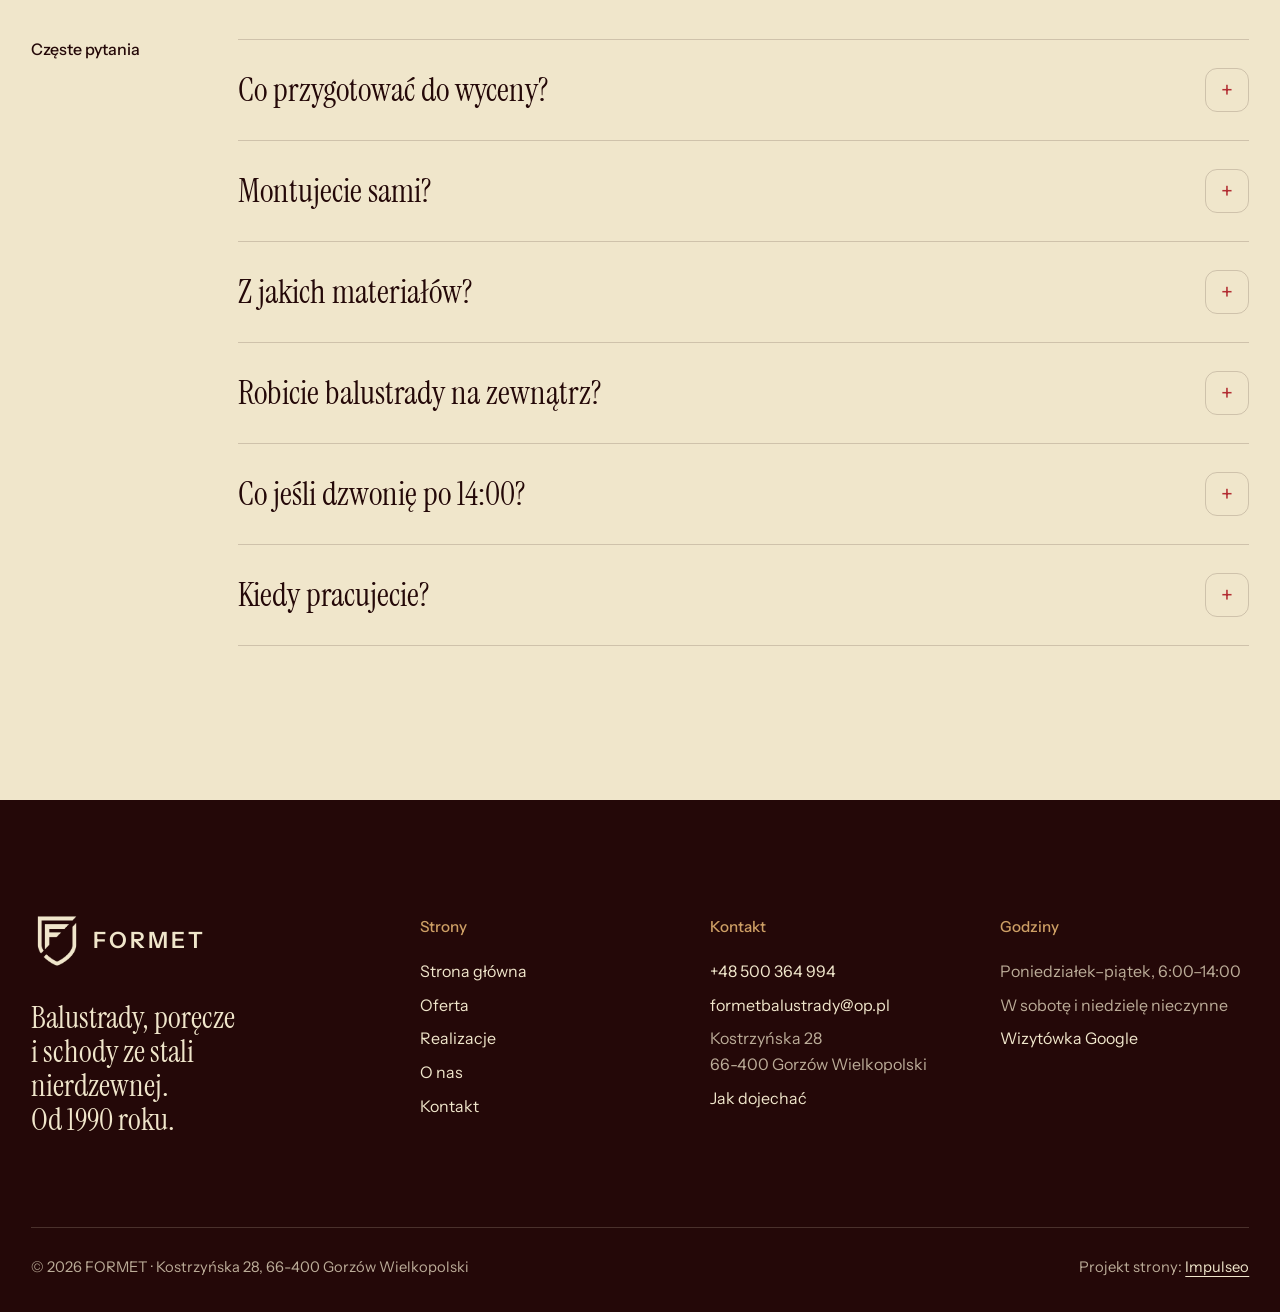
<file: kontakt.html>
<!DOCTYPE html>
<html lang="pl">
<head>
<meta charset="UTF-8">
<meta name="viewport" content="width=device-width, initial-scale=1.0">
<title>Kontakt · FORMET, Kostrzyńska 28, Gorzów Wielkopolski</title>
<meta name="description" content="Kontakt FORMET - Kostrzyńska 28, 66-400 Gorzów Wielkopolski, tel. +48 500 364 994. Balustrady i schody ze stali nierdzewnej.">
<link rel="canonical" href="https://impulseo-pl.github.io/formet/kontakt.html">
<meta name="robots" content="noindex, nofollow">
<meta name="theme-color" content="#240808">
<meta property="og:type" content="website">
<meta property="og:locale" content="pl_PL">
<meta property="og:site_name" content="FORMET">
<meta property="og:title" content="Kontakt · FORMET, Kostrzyńska 28, Gorzów Wielkopolski">
<meta property="og:description" content="Kontakt FORMET - Kostrzyńska 28, 66-400 Gorzów Wielkopolski, tel. +48 500 364 994. Balustrady i schody ze stali nierdzewnej.">
<meta property="og:url" content="https://impulseo-pl.github.io/formet/kontakt.html">
<meta property="og:image" content="https://impulseo-pl.github.io/formet/img/og.jpg">
<meta property="og:image:width" content="1200">
<meta property="og:image:height" content="630">
<meta name="twitter:card" content="summary_large_image">
<link rel="icon" href="img/logo.png">
<script type="application/ld+json">{"@context": "https://schema.org", "@type": "HomeAndConstructionBusiness", "name": "FORMET", "url": "https://impulseo-pl.github.io/formet/", "telephone": "+48500364994", "email": "formetbalustrady@op.pl", "image": "https://impulseo-pl.github.io/formet/img/og.jpg", "address": {"@type": "PostalAddress", "streetAddress": "Kostrzyńska 28", "postalCode": "66-400", "addressLocality": "Gorzów Wielkopolski", "addressCountry": "PL"}, "openingHoursSpecification": [{"@type": "OpeningHoursSpecification", "dayOfWeek": ["Monday", "Tuesday", "Wednesday", "Thursday", "Friday"], "opens": "06:00", "closes": "14:00"}], "areaServed": "Gorzów Wielkopolski", "foundingDate": "1990", "sameAs": ["https://www.google.com/maps/place/?q=place_id:ChIJh7PvsQkfB0cRD2A2VZlxdVI"]}</script>
<script>document.documentElement.classList.add('js')</script>
<link rel="preconnect" href="https://fonts.googleapis.com">
<link rel="preconnect" href="https://fonts.gstatic.com" crossorigin>
<link href="https://fonts.googleapis.com/css2?family=Instrument+Sans:wght@400..600&family=Instrument+Serif&display=swap" rel="stylesheet">
<link rel="stylesheet" href="assets/styles.css?v=20261118b">
<script src="assets/lenis.min.js?v=1.1.20" defer></script>
<script src="assets/main.js?v=20261118b" defer></script>
</head>
<body>
<a class="skip" href="#tresc">Przejdź do treści</a>
<header class="pill">
  <a class="pill-logo" href="index.html" aria-label="FORMET - strona główna"><img class="mark" src="img/logo-jasne.png" width="295" height="297" alt=""><span class="word">FORMET</span></a>
  <a class="pill-phone" href="tel:+48500364994">+48 500 364 994</a>
  <button class="burger" type="button" aria-expanded="false" aria-controls="menu" aria-label="Otwórz menu"><i></i><i></i></button>
</header>
<div class="menu" id="menu" aria-hidden="true">
  <div class="menu-grid">
    <nav class="menu-links" aria-label="Menu główne">
      <a href="index.html">Strona główna</a>
      <a href="oferta.html">Oferta</a>
      <a href="realizacje.html">Realizacje</a>
      <a href="o-nas.html">O nas</a>
      <a href="kontakt.html" aria-current="page">Kontakt</a>
    </nav>
    <div class="menu-side">
      <div><b>Telefon</b><a href="tel:+48500364994">+48 500 364 994</a></div>
      <div><b>Warsztat</b>Kostrzyńska 28, 66-400 Gorzów Wielkopolski</div>
      <div><b>Godziny</b>Poniedziałek–piątek, 6:00–14:00</div>
    </div>
  </div>
</div>
<main id="tresc">
<section class="phead bone">
  <div class="wrap">
    <nav class="crumbs" aria-label="Okruszki"><a href="index.html">Strona główna</a><span aria-hidden="true">/</span><span aria-current="page">Kontakt</span></nav>
    <h1>Zapytaj o&nbsp;wycenę</h1>
    <p class="lead">Najszybciej zadzwonić. Odbieramy w&nbsp;godzinach pracy warsztatu.</p>
  </div>
</section>
<section class="sec bone" id="kontakt">
  <div class="wrap contact">
    <div class="up">
      <h2>Zadzwoń albo napisz</h2>
      <p class="big-addr">Kostrzyńska 28<br>66-400 Gorzów Wielkopolski</p>
      <div class="contact-meta">
        <p><b>Godziny pracy</b>Poniedziałek–piątek, 6:00–14:00. W&nbsp;sobotę i&nbsp;niedzielę nieczynne.</p>
        <p><b>E-mail</b><a href="mailto:formetbalustrady@op.pl">formetbalustrady@op.pl</a></p>
        <p><a class="link" href="https://www.google.com/maps/place/?q=place_id:ChIJh7PvsQkfB0cRD2A2VZlxdVI" target="_blank" rel="noopener">Wyznacz trasę w&nbsp;Google <span aria-hidden="true">→</span></a></p>
      </div>
      <div class="map"><iframe src="https://maps.google.com/maps?q=FORMET%2C%20Kostrzy%C5%84ska%2028%2C%2066-400%20Gorz%C3%B3w%20Wielkopolski&z=15&output=embed" title="Mapa dojazdu do FORMET, Kostrzyńska 28" loading="lazy" referrerpolicy="no-referrer-when-downgrade"></iframe></div>
    </div>
    <div class="contact-right up" id="formularz">
      <a class="big-phone" href="tel:+48500364994">+48 500 364 994</a>
      <p class="lead">Do wyceny wystarczy zdjęcie miejsca, przybliżona długość balustrady albo liczba stopni, miejscowość i&nbsp;informacja, czy schody są już gotowe (beton, drewno, płytki). Resztę ustalimy na oględzinach.</p>
      <form class="form" action="mailto:formetbalustrady@op.pl" method="post" enctype="text/plain">
        <label><span class="sr">Imię lub firma</span><input name="imie" type="text" placeholder="Imię lub firma" autocomplete="name" required></label>
        <label><span class="sr">Telefon</span><input name="telefon" type="tel" placeholder="Telefon" autocomplete="tel" required></label>
        <label><span class="sr">Miejscowość montażu</span><input name="miejscowosc" type="text" placeholder="Miejscowość montażu" autocomplete="address-level2"></label>
        <label><span class="sr">Czego dotyczy zapytanie</span><textarea name="wiadomosc" placeholder="Czego dotyczy zapytanie? Np. balustrada na schody wewnętrzne, około 4 metry"></textarea></label>
        <button class="btn btn-main" type="submit">Wyślij e-mail z&nbsp;zapytaniem</button>
        <p class="form-note">Otworzy się Twoja poczta z&nbsp;gotową wiadomością. Telefony odbieramy w&nbsp;dni robocze, 6:00–14:00. Po godzinach zostaw wiadomość, odpiszemy w&nbsp;najbliższy dzień roboczy.</p>
      </form>
    </div>
  </div>
</section>
<section class="sec bone" style="padding-top:0">
  <div class="wrap faq">
    <h2 class="label">Częste pytania</h2>
    <div>
      <details><summary>Co przygotować do wyceny?</summary><p>Zdjęcie miejsca, przybliżoną długość balustrady albo liczbę stopni, miejscowość i&nbsp;informację, czy schody są już gotowe (beton, drewno, płytki). Resztę ustalimy na oględzinach.</p></details>
      <details><summary>Montujecie sami?</summary><p>Tak. Sami montujemy balustradę lub schody i&nbsp;osobiście dbamy o&nbsp;końcowy efekt.</p></details>
      <details><summary>Z&nbsp;jakich materiałów?</summary><p>Najwięcej ze stali nierdzewnej, polerowanej albo matowej. Łączymy ją ze szkłem, a&nbsp;w&nbsp;schodach z&nbsp;kratą albo drewnem.</p></details>
      <details><summary>Robicie balustrady na zewnątrz?</summary><p>Tak: tarasy, balkony, balkony francuskie, podjazdy i&nbsp;pochylnie. Stal nierdzewna dobrze znosi deszcz i&nbsp;mróz.</p></details>
      <details><summary>Co jeśli dzwonię po 14:00?</summary><p>Telefony odbieramy w&nbsp;dni robocze, 6:00–14:00. Po godzinach zostaw wiadomość przez formularz, odpiszemy w&nbsp;najbliższy dzień roboczy.</p></details>
      <details><summary>Kiedy pracujecie?</summary><p>Poniedziałek–piątek, 6:00–14:00. W&nbsp;sobotę i&nbsp;niedzielę nieczynne.</p></details>
    </div>
  </div>
</section>
</main>
<footer class="foot dark">
  <div class="wrap">
    <div class="foot-top">
      <div>
        <a class="foot-logo" href="index.html" aria-label="FORMET - strona główna"><img class="mark" src="img/logo-jasne.png" width="295" height="297" alt=""><span class="word">FORMET</span></a>
        <p class="foot-claim">Balustrady, poręcze i&nbsp;schody ze stali nierdzewnej. Od&nbsp;1990 roku.</p>
      </div>
      <div><h4>Strony</h4><ul><li><a href="index.html">Strona główna</a></li><li><a href="oferta.html">Oferta</a></li><li><a href="realizacje.html">Realizacje</a></li><li><a href="o-nas.html">O nas</a></li><li><a href="kontakt.html">Kontakt</a></li></ul></div>
      <div><h4>Kontakt</h4><ul>
        <li><a href="tel:+48500364994">+48 500 364 994</a></li>
        <li><a href="mailto:formetbalustrady@op.pl">formetbalustrady@op.pl</a></li>
        <li>Kostrzyńska 28<br>66-400 Gorzów Wielkopolski</li>
        <li><a href="https://www.google.com/maps/place/?q=place_id:ChIJh7PvsQkfB0cRD2A2VZlxdVI" target="_blank" rel="noopener">Jak dojechać</a></li>
      </ul></div>
      <div><h4>Godziny</h4><ul>
        <li>Poniedziałek–piątek, 6:00–14:00</li>
        <li>W&nbsp;sobotę i&nbsp;niedzielę nieczynne</li>
        <li><a href="https://www.google.com/maps/place/?q=place_id:ChIJh7PvsQkfB0cRD2A2VZlxdVI" target="_blank" rel="noopener">Wizytówka Google</a></li>
      </ul></div>
    </div>
    <div class="foot-bottom">
      <span>© 2026 FORMET · Kostrzyńska 28, 66-400 Gorzów Wielkopolski</span>
      <span>Projekt strony: <a href="https://impulseo.pl" target="_blank" rel="noopener">Impulseo</a></span>
    </div>
  </div>
</footer>
<div class="callbar">
  <a class="btn btn-main" href="tel:+48500364994"><svg class="ico" viewBox="0 0 24 24" fill="none" aria-hidden="true"><path d="M6.6 10.8a15.5 15.5 0 0 0 6.6 6.6l2.2-2.2a1 1 0 0 1 1-.24 11.4 11.4 0 0 0 3.6.58 1 1 0 0 1 1 1V20a1 1 0 0 1-1 1A17 17 0 0 1 3 4a1 1 0 0 1 1-1h3.5a1 1 0 0 1 1 1c0 1.25.2 2.45.57 3.57a1 1 0 0 1-.25 1L6.6 10.8Z" fill="currentColor"/></svg>Zadzwoń</a>
  <a class="btn btn-line" href="kontakt.html">Kontakt i&nbsp;dojazd</a>
</div>
</body>
</html>
</file>
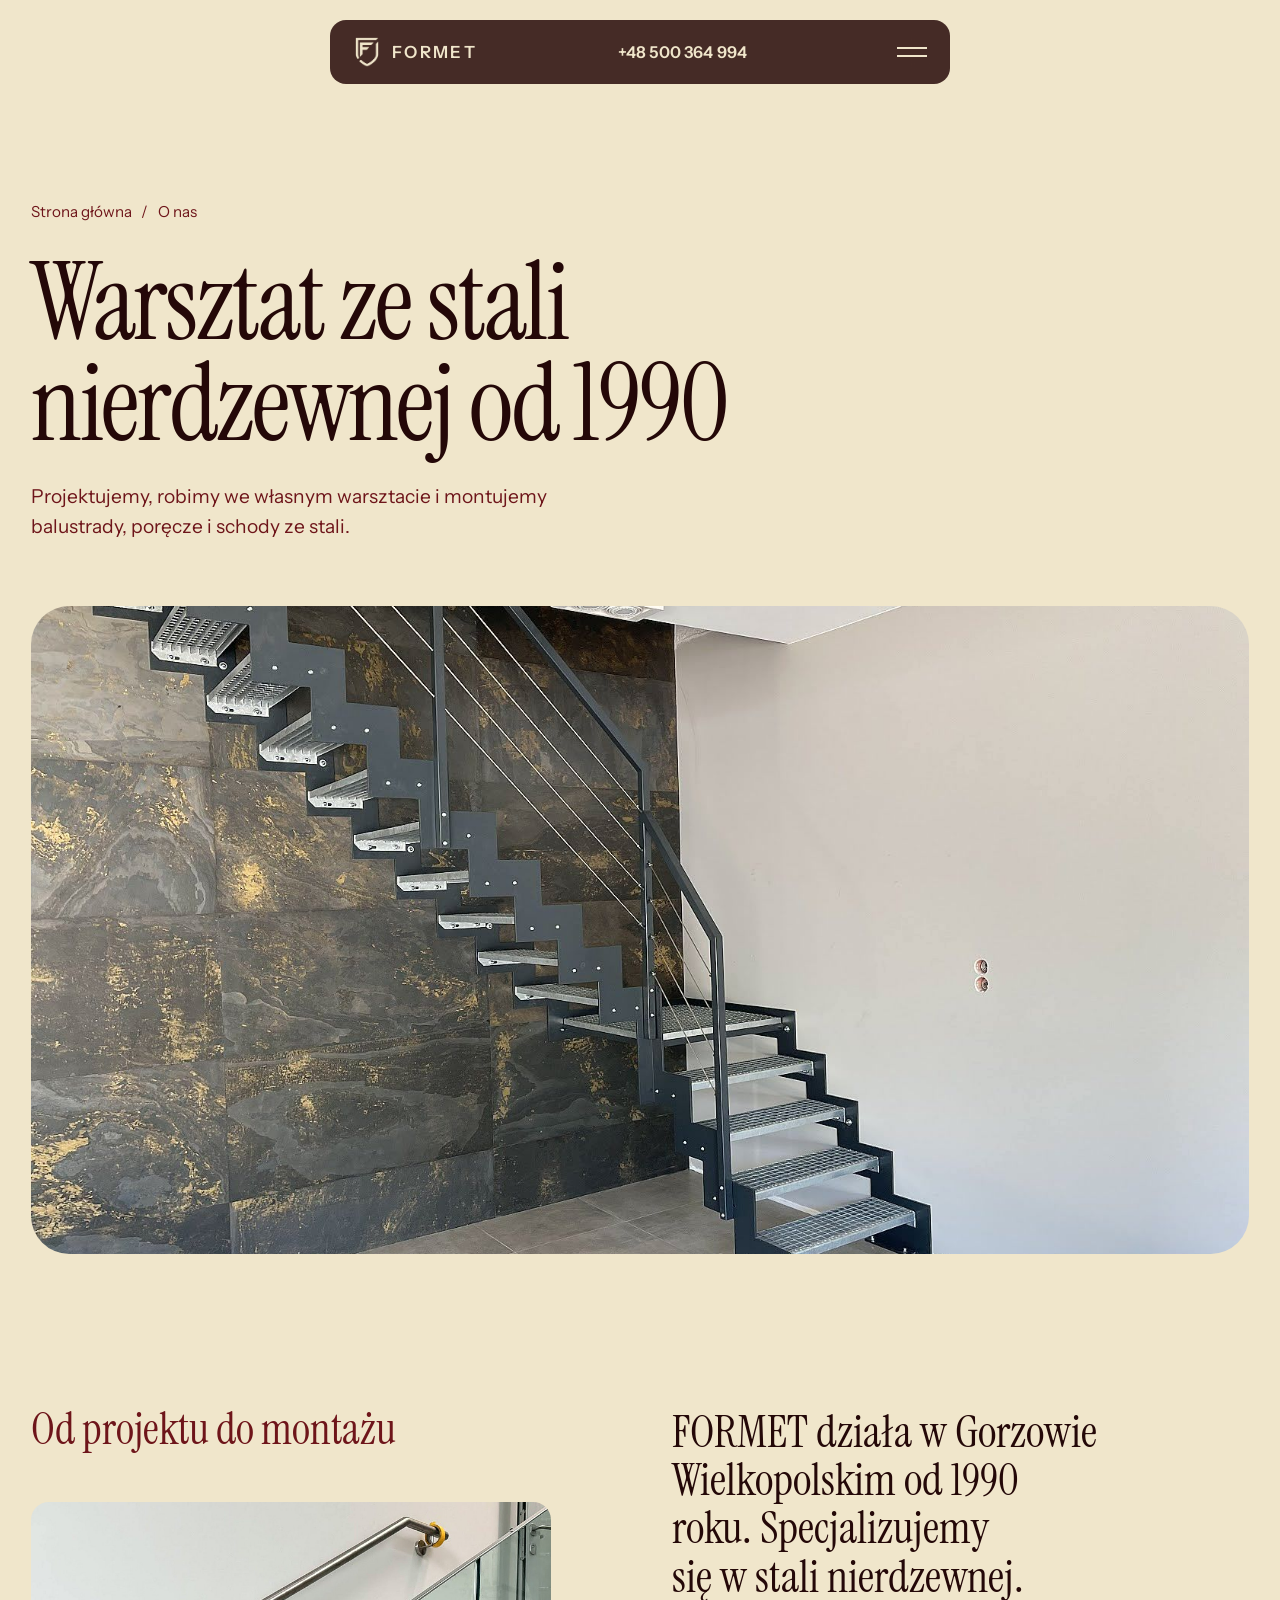
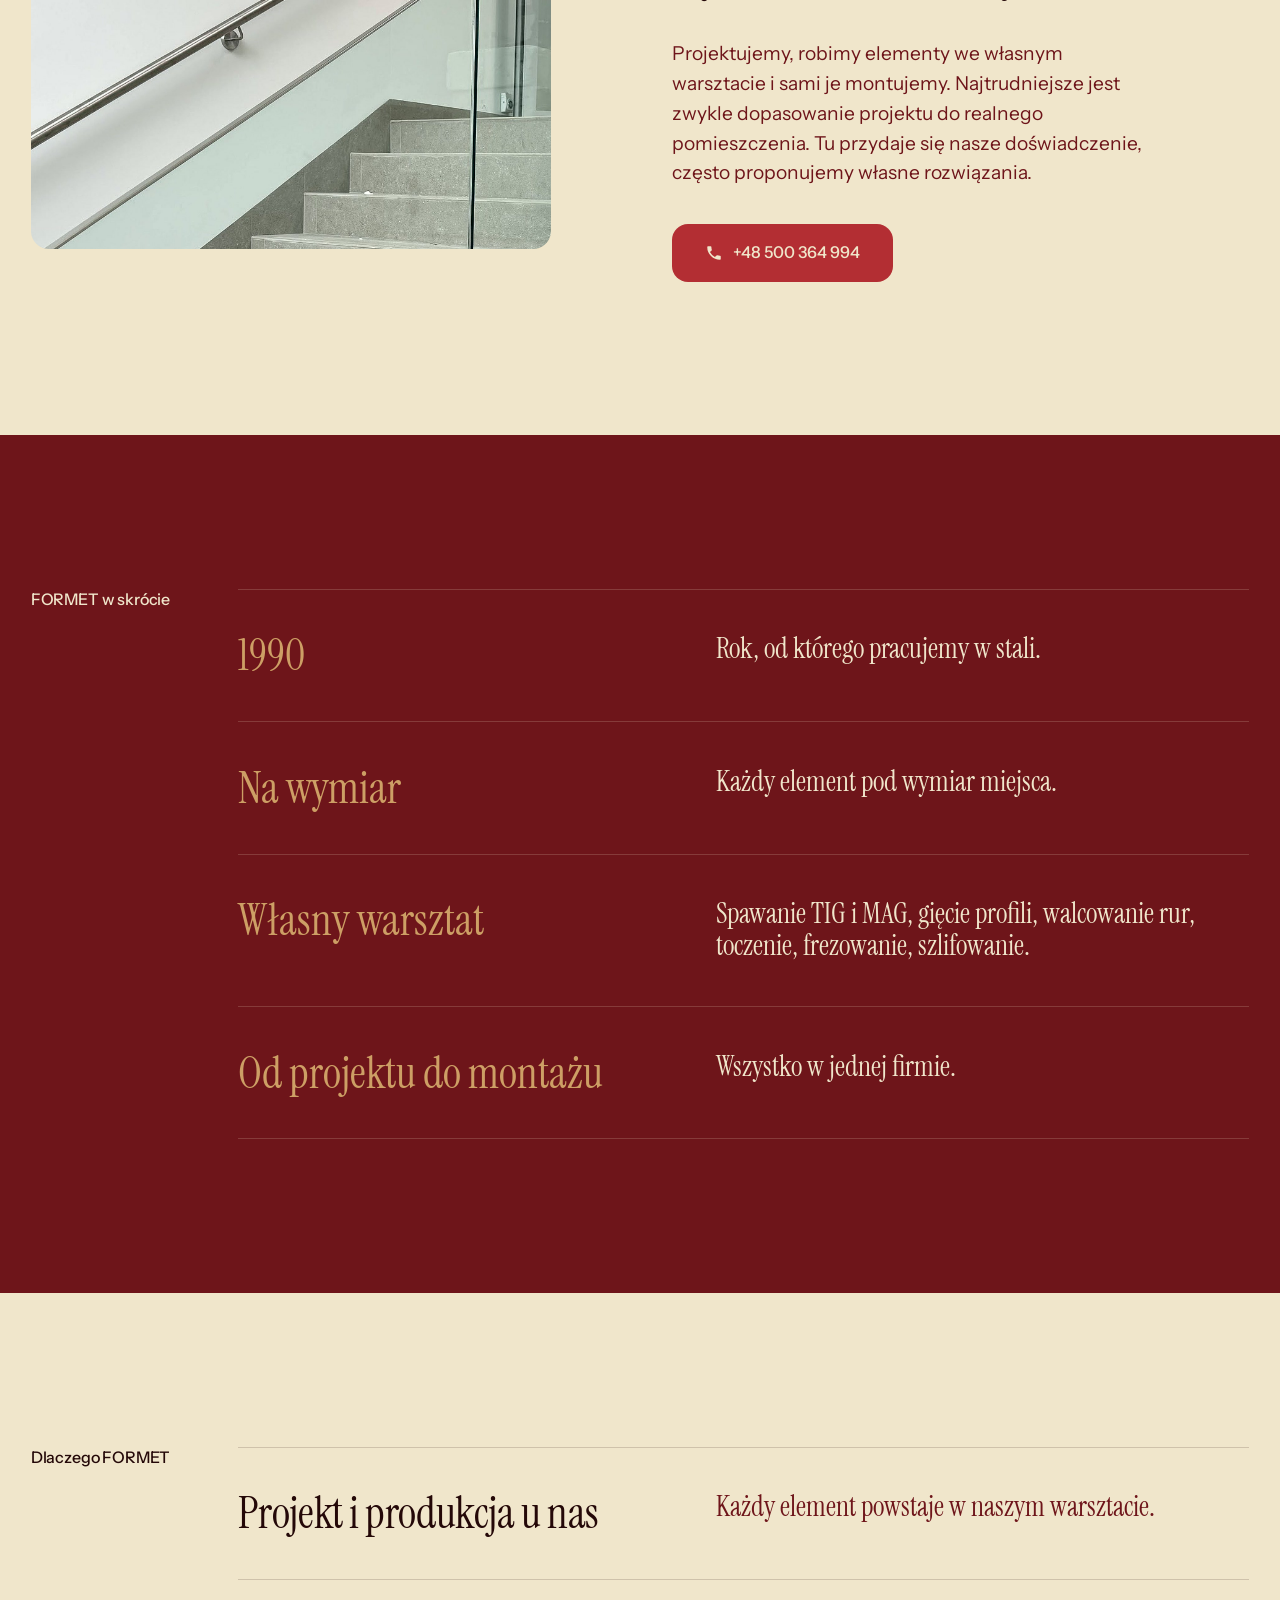
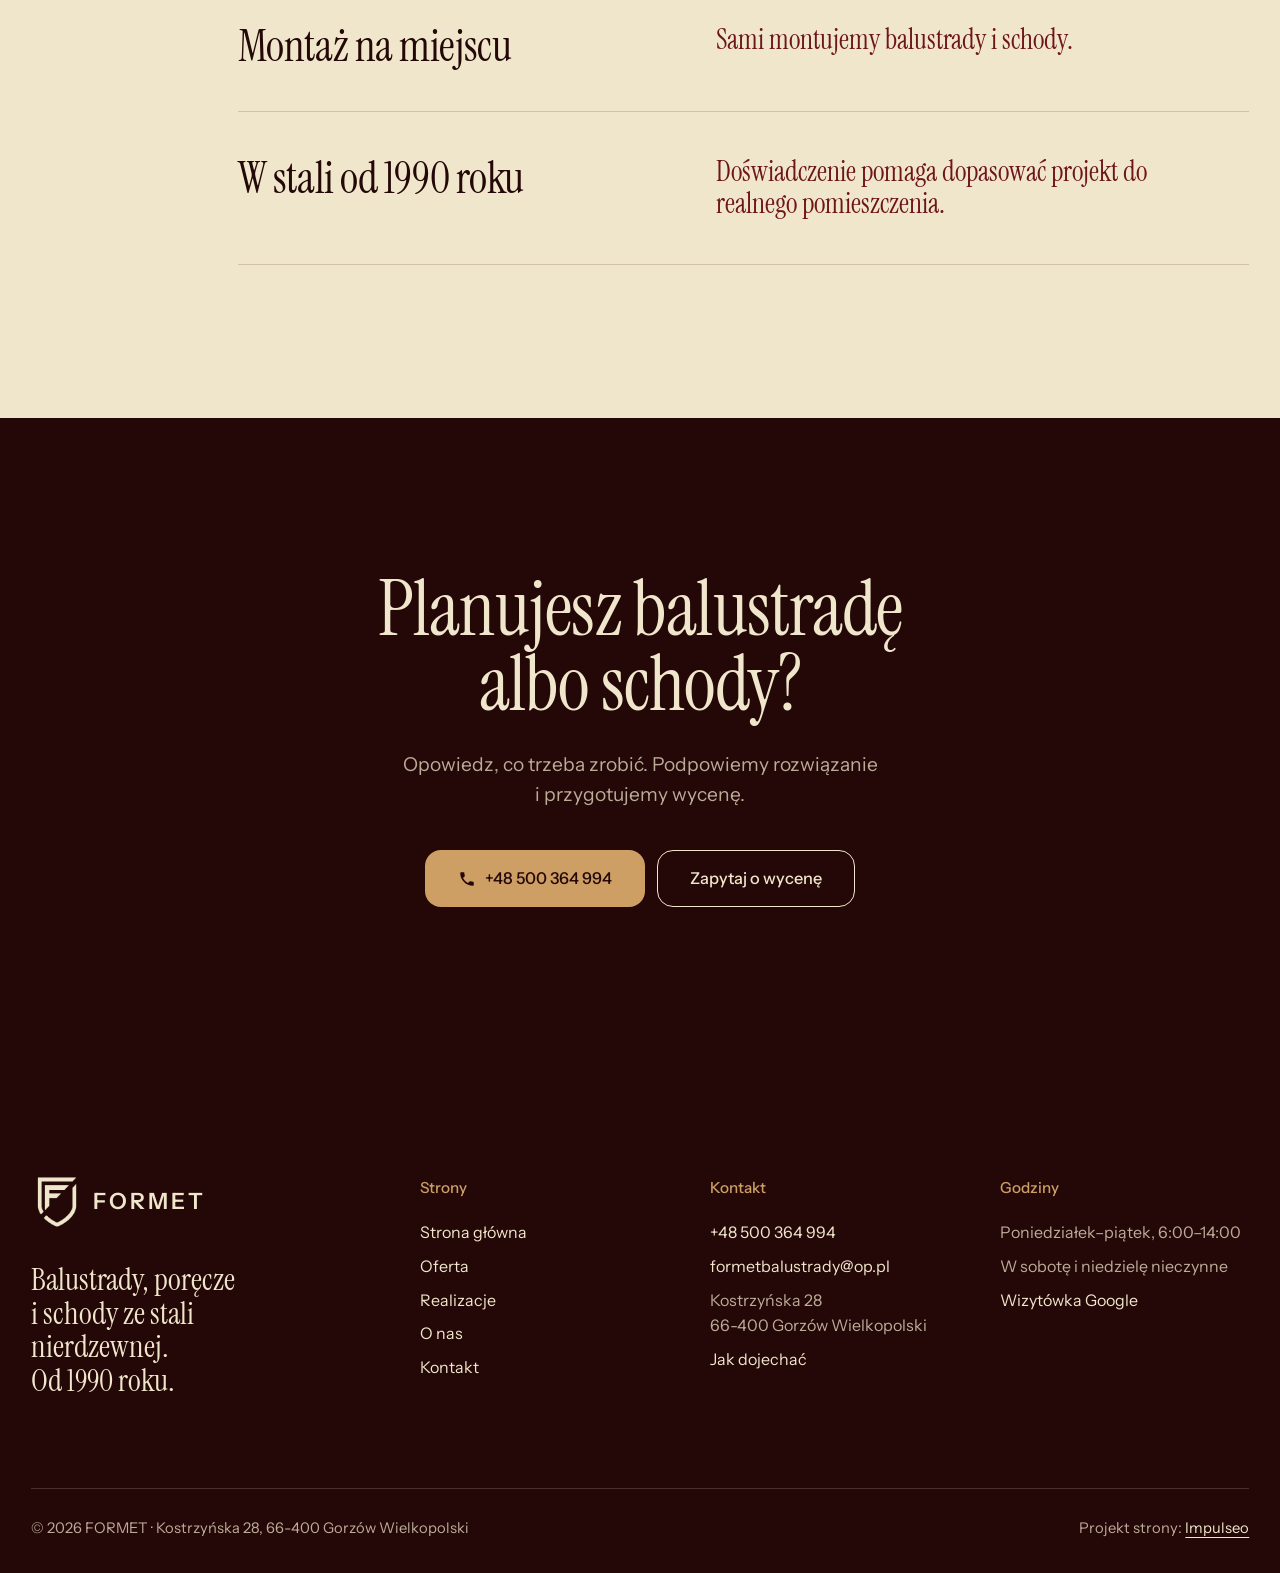
<file: o-nas.html>
<!DOCTYPE html>
<html lang="pl">
<head>
<meta charset="UTF-8">
<meta name="viewport" content="width=device-width, initial-scale=1.0">
<title>O nas · FORMET, warsztat ze stali nierdzewnej · Gorzów Wielkopolski</title>
<meta name="description" content="FORMET, warsztat ze stali nierdzewnej w Gorzowie Wielkopolskim. Sami projektujemy, wykonujemy i montujemy balustrady, poręcze i schody.">
<link rel="canonical" href="https://impulseo-pl.github.io/formet/o-nas.html">
<meta name="robots" content="noindex, nofollow">
<meta name="theme-color" content="#240808">
<meta property="og:type" content="website">
<meta property="og:locale" content="pl_PL">
<meta property="og:site_name" content="FORMET">
<meta property="og:title" content="O nas · FORMET, warsztat ze stali nierdzewnej · Gorzów Wielkopolski">
<meta property="og:description" content="FORMET, warsztat ze stali nierdzewnej w Gorzowie Wielkopolskim. Sami projektujemy, wykonujemy i montujemy balustrady, poręcze i schody.">
<meta property="og:url" content="https://impulseo-pl.github.io/formet/o-nas.html">
<meta property="og:image" content="https://impulseo-pl.github.io/formet/img/og.jpg">
<meta property="og:image:width" content="1200">
<meta property="og:image:height" content="630">
<meta name="twitter:card" content="summary_large_image">
<link rel="icon" href="img/logo.png">
<script>document.documentElement.classList.add('js')</script>
<link rel="preconnect" href="https://fonts.googleapis.com">
<link rel="preconnect" href="https://fonts.gstatic.com" crossorigin>
<link href="https://fonts.googleapis.com/css2?family=Instrument+Sans:wght@400..600&family=Instrument+Serif&display=swap" rel="stylesheet">
<link rel="stylesheet" href="assets/styles.css?v=20261118b">
<script src="assets/lenis.min.js?v=1.1.20" defer></script>
<script src="assets/main.js?v=20261118b" defer></script>
</head>
<body>
<a class="skip" href="#tresc">Przejdź do treści</a>
<header class="pill">
  <a class="pill-logo" href="index.html" aria-label="FORMET - strona główna"><img class="mark" src="img/logo-jasne.png" width="295" height="297" alt=""><span class="word">FORMET</span></a>
  <a class="pill-phone" href="tel:+48500364994">+48 500 364 994</a>
  <button class="burger" type="button" aria-expanded="false" aria-controls="menu" aria-label="Otwórz menu"><i></i><i></i></button>
</header>
<div class="menu" id="menu" aria-hidden="true">
  <div class="menu-grid">
    <nav class="menu-links" aria-label="Menu główne">
      <a href="index.html">Strona główna</a>
      <a href="oferta.html">Oferta</a>
      <a href="realizacje.html">Realizacje</a>
      <a href="o-nas.html" aria-current="page">O nas</a>
      <a href="kontakt.html">Kontakt</a>
    </nav>
    <div class="menu-side">
      <div><b>Telefon</b><a href="tel:+48500364994">+48 500 364 994</a></div>
      <div><b>Warsztat</b>Kostrzyńska 28, 66-400 Gorzów Wielkopolski</div>
      <div><b>Godziny</b>Poniedziałek–piątek, 6:00–14:00</div>
    </div>
  </div>
</div>
<main id="tresc">
<section class="phead bone">
  <div class="wrap">
    <nav class="crumbs" aria-label="Okruszki"><a href="index.html">Strona główna</a><span aria-hidden="true">/</span><span aria-current="page">O nas</span></nav>
    <h1>Warsztat ze stali nierdzewnej od&nbsp;1990</h1>
    <p class="lead">Projektujemy, robimy we własnym warsztacie i&nbsp;montujemy balustrady, poręcze i&nbsp;schody ze stali.</p>
  </div>
</section>
<figure class="phead-img up" style="margin-block:0"><img src="img/g1.jpg" width="1600" height="1200" alt="Schody stalowe z&nbsp;linkami, realizacja FORMET"></figure>
<section class="sec bone">
  <div class="wrap about">
    <div class="about-left up"><p class="label-serif">Od projektu do montażu</p><figure class="about-fig"><img src="img/g6.jpg" width="1680" height="1260" alt="Nierdzewna poręcz przyścienna przy schodach" loading="lazy"></figure></div>
    <div class="about-right up">
      <p class="statement">FORMET działa w&nbsp;Gorzowie Wielkopolskim od 1990 roku. Specjalizujemy się w&nbsp;stali nierdzewnej.</p>
      <p class="lead">Projektujemy, robimy elementy we własnym warsztacie i&nbsp;sami je montujemy. Najtrudniejsze jest zwykle dopasowanie projektu do realnego pomieszczenia. Tu przydaje się nasze doświadczenie, często proponujemy własne rozwiązania.</p>
      <div class="btn-row"><a class="btn btn-main" href="tel:+48500364994"><svg class="ico" viewBox="0 0 24 24" fill="none" aria-hidden="true"><path d="M6.6 10.8a15.5 15.5 0 0 0 6.6 6.6l2.2-2.2a1 1 0 0 1 1-.24 11.4 11.4 0 0 0 3.6.58 1 1 0 0 1 1 1V20a1 1 0 0 1-1 1A17 17 0 0 1 3 4a1 1 0 0 1 1-1h3.5a1 1 0 0 1 1 1c0 1.25.2 2.45.57 3.57a1 1 0 0 1-.25 1L6.6 10.8Z" fill="currentColor"/></svg>+48 500 364 994</a></div>
    </div>
  </div>
</section>
<section class="sec bordeaux dark">
  <div class="wrap rows">
    <h2 class="label">FORMET w&nbsp;skrócie</h2>
    <dl class="rows-list" style="margin:0"><div><dt>1990</dt><dd>Rok, od którego pracujemy w&nbsp;stali.</dd></div><div><dt>Na wymiar</dt><dd>Każdy element pod wymiar miejsca.</dd></div><div><dt>Własny warsztat</dt><dd>Spawanie TIG i&nbsp;MAG, gięcie profili, walcowanie rur, toczenie, frezowanie, szlifowanie.</dd></div><div><dt>Od projektu do montażu</dt><dd>Wszystko w&nbsp;jednej firmie.</dd></div></dl>
  </div>
</section>
<section class="sec bone">
  <div class="wrap rows">
    <h2 class="label">Dlaczego FORMET</h2>
    <div class="rows-list"><div><h3>Projekt i&nbsp;produkcja u&nbsp;nas</h3><p>Każdy element powstaje w&nbsp;naszym warsztacie.</p></div><div><h3>Montaż na miejscu</h3><p>Sami montujemy balustrady i&nbsp;schody.</p></div><div><h3>W&nbsp;stali od 1990 roku</h3><p>Doświadczenie pomaga dopasować projekt do realnego pomieszczenia.</p></div></div>
  </div>
</section>
<section class="sec cacao dark band">
  <div class="wrap up">
    <h2>Planujesz balustradę albo schody?</h2>
    <p class="lead">Opowiedz, co trzeba zrobić. Podpowiemy rozwiązanie i&nbsp;przygotujemy wycenę.</p>
    <div class="btn-row">
      <a class="btn btn-brass" href="tel:+48500364994"><svg class="ico" viewBox="0 0 24 24" fill="none" aria-hidden="true"><path d="M6.6 10.8a15.5 15.5 0 0 0 6.6 6.6l2.2-2.2a1 1 0 0 1 1-.24 11.4 11.4 0 0 0 3.6.58 1 1 0 0 1 1 1V20a1 1 0 0 1-1 1A17 17 0 0 1 3 4a1 1 0 0 1 1-1h3.5a1 1 0 0 1 1 1c0 1.25.2 2.45.57 3.57a1 1 0 0 1-.25 1L6.6 10.8Z" fill="currentColor"/></svg>+48 500 364 994</a>
      <a class="btn btn-line" href="kontakt.html#formularz">Zapytaj o&nbsp;wycenę</a>
    </div>
  </div>
</section>
</main>
<footer class="foot dark">
  <div class="wrap">
    <div class="foot-top">
      <div>
        <a class="foot-logo" href="index.html" aria-label="FORMET - strona główna"><img class="mark" src="img/logo-jasne.png" width="295" height="297" alt=""><span class="word">FORMET</span></a>
        <p class="foot-claim">Balustrady, poręcze i&nbsp;schody ze stali nierdzewnej. Od&nbsp;1990 roku.</p>
      </div>
      <div><h4>Strony</h4><ul><li><a href="index.html">Strona główna</a></li><li><a href="oferta.html">Oferta</a></li><li><a href="realizacje.html">Realizacje</a></li><li><a href="o-nas.html">O nas</a></li><li><a href="kontakt.html">Kontakt</a></li></ul></div>
      <div><h4>Kontakt</h4><ul>
        <li><a href="tel:+48500364994">+48 500 364 994</a></li>
        <li><a href="mailto:formetbalustrady@op.pl">formetbalustrady@op.pl</a></li>
        <li>Kostrzyńska 28<br>66-400 Gorzów Wielkopolski</li>
        <li><a href="https://www.google.com/maps/place/?q=place_id:ChIJh7PvsQkfB0cRD2A2VZlxdVI" target="_blank" rel="noopener">Jak dojechać</a></li>
      </ul></div>
      <div><h4>Godziny</h4><ul>
        <li>Poniedziałek–piątek, 6:00–14:00</li>
        <li>W&nbsp;sobotę i&nbsp;niedzielę nieczynne</li>
        <li><a href="https://www.google.com/maps/place/?q=place_id:ChIJh7PvsQkfB0cRD2A2VZlxdVI" target="_blank" rel="noopener">Wizytówka Google</a></li>
      </ul></div>
    </div>
    <div class="foot-bottom">
      <span>© 2026 FORMET · Kostrzyńska 28, 66-400 Gorzów Wielkopolski</span>
      <span>Projekt strony: <a href="https://impulseo.pl" target="_blank" rel="noopener">Impulseo</a></span>
    </div>
  </div>
</footer>
<div class="callbar">
  <a class="btn btn-main" href="tel:+48500364994"><svg class="ico" viewBox="0 0 24 24" fill="none" aria-hidden="true"><path d="M6.6 10.8a15.5 15.5 0 0 0 6.6 6.6l2.2-2.2a1 1 0 0 1 1-.24 11.4 11.4 0 0 0 3.6.58 1 1 0 0 1 1 1V20a1 1 0 0 1-1 1A17 17 0 0 1 3 4a1 1 0 0 1 1-1h3.5a1 1 0 0 1 1 1c0 1.25.2 2.45.57 3.57a1 1 0 0 1-.25 1L6.6 10.8Z" fill="currentColor"/></svg>Zadzwoń</a>
  <a class="btn btn-line" href="kontakt.html">Kontakt i&nbsp;dojazd</a>
</div>
</body>
</html>
</file>
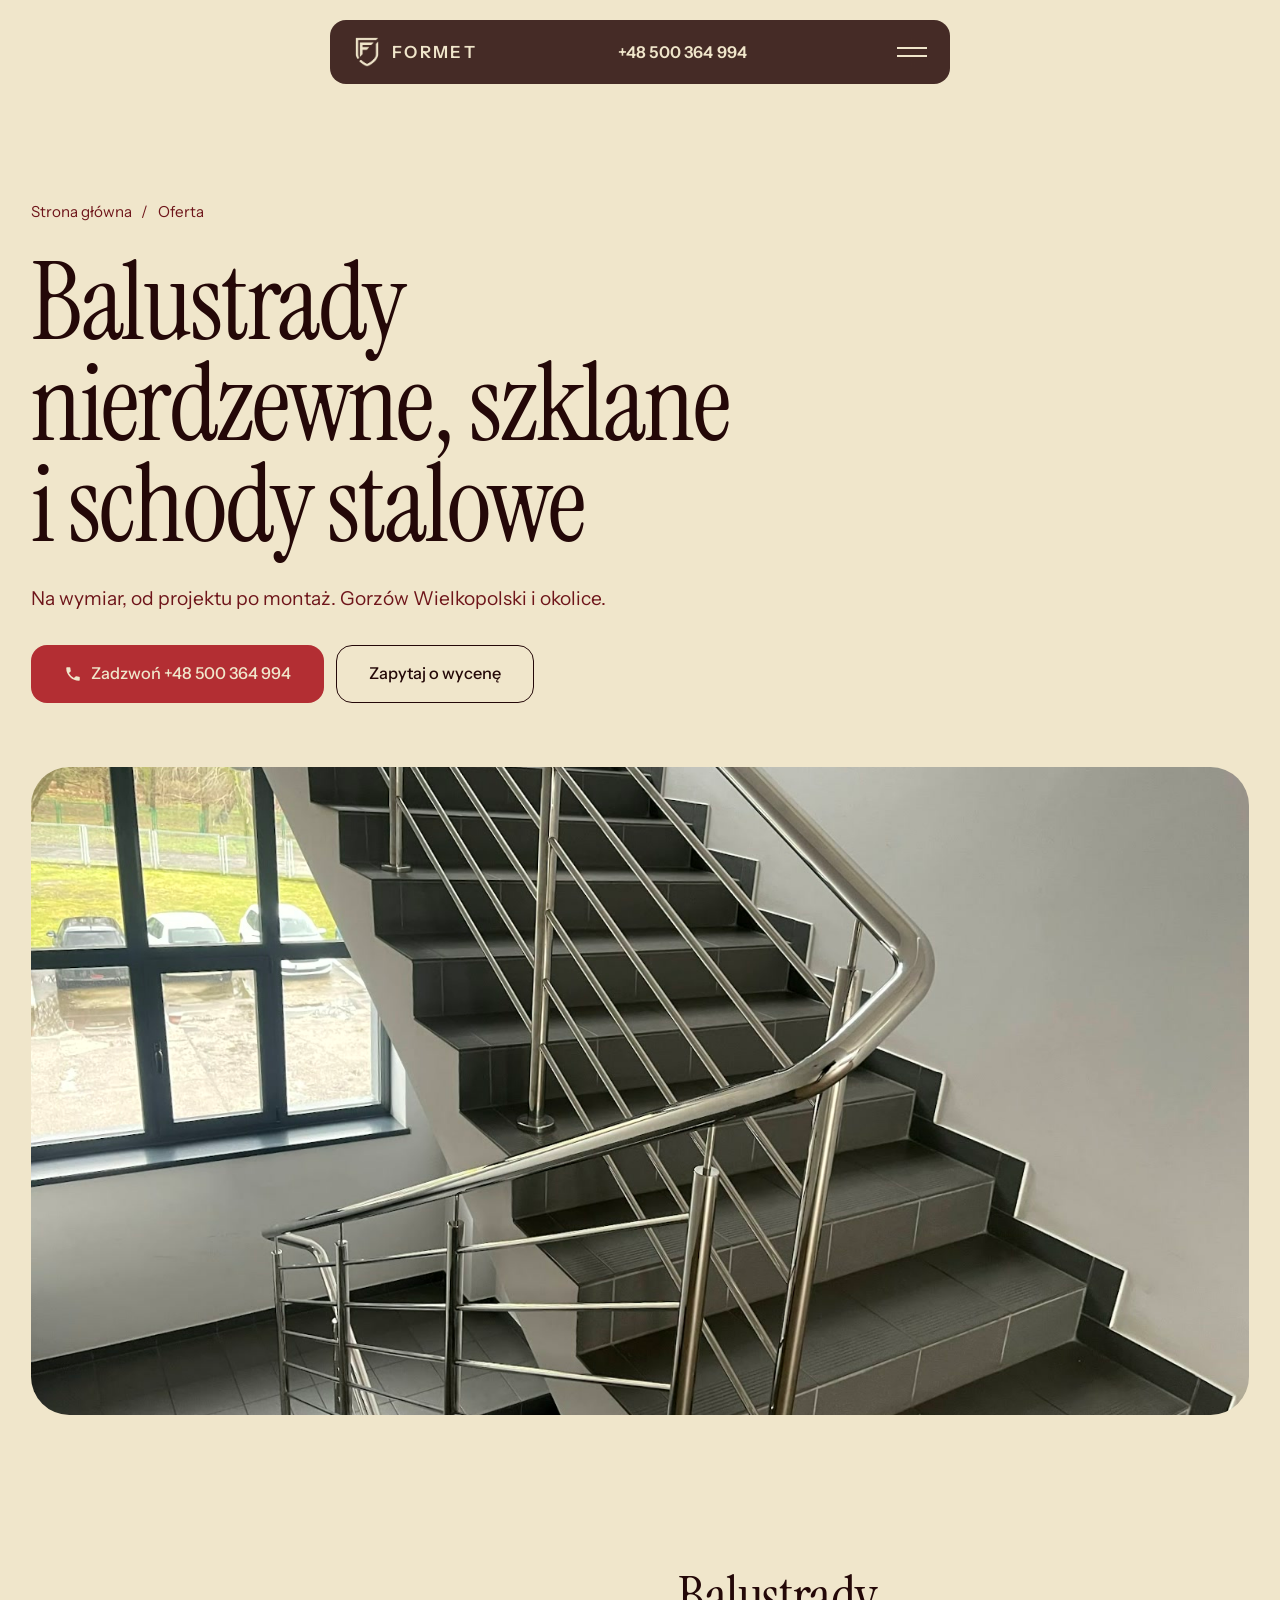
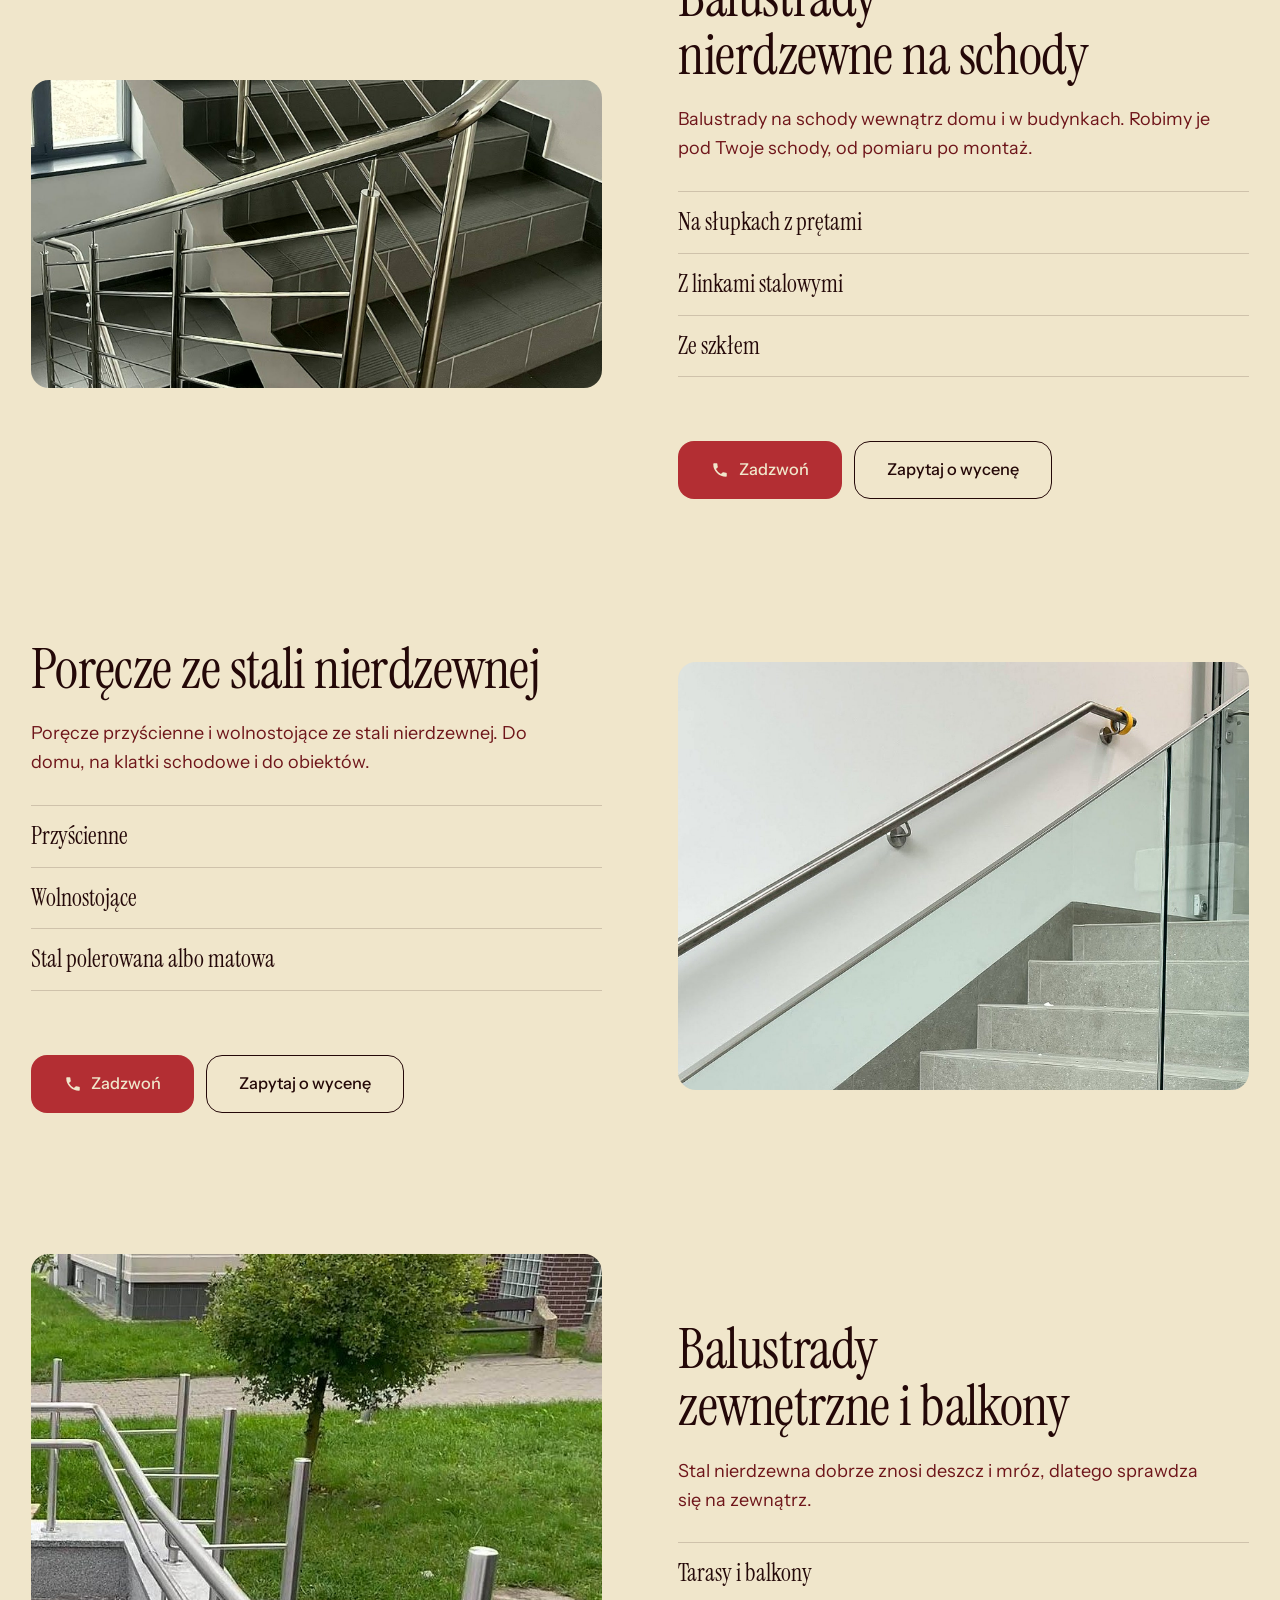
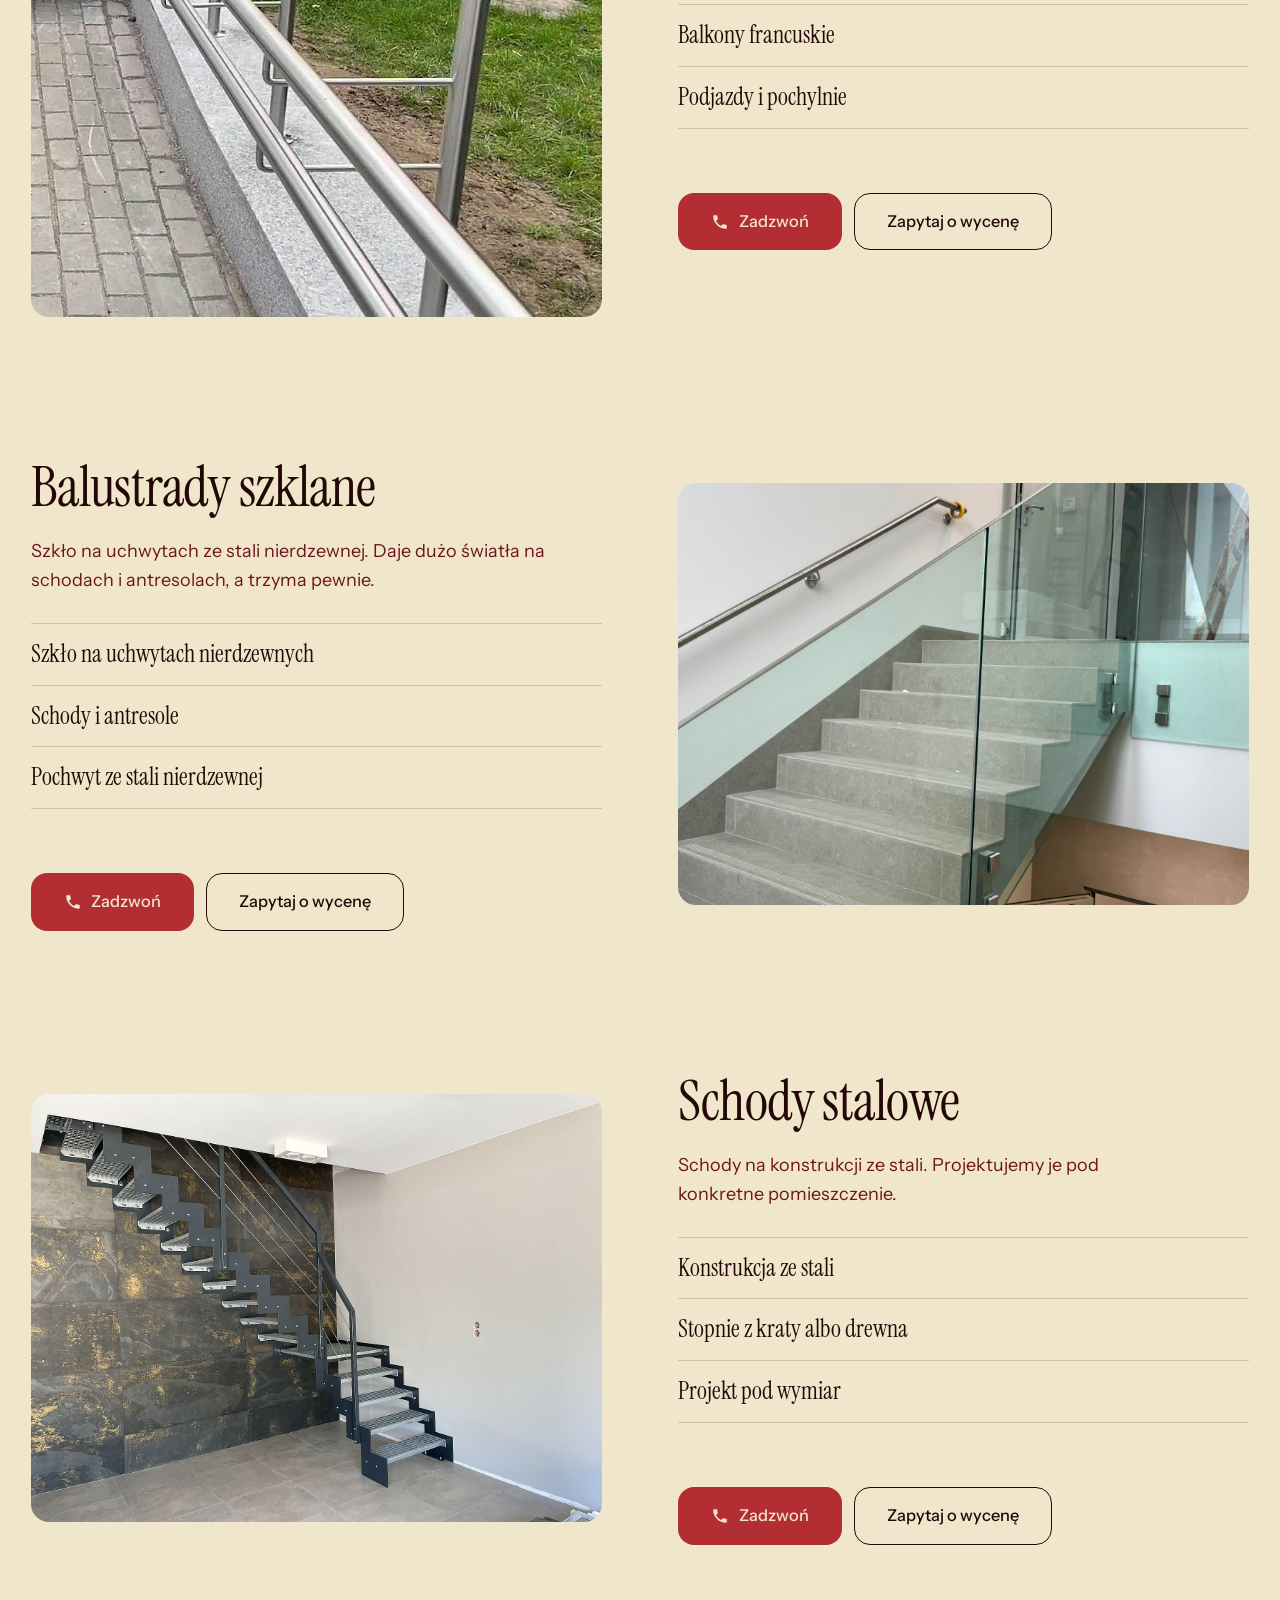
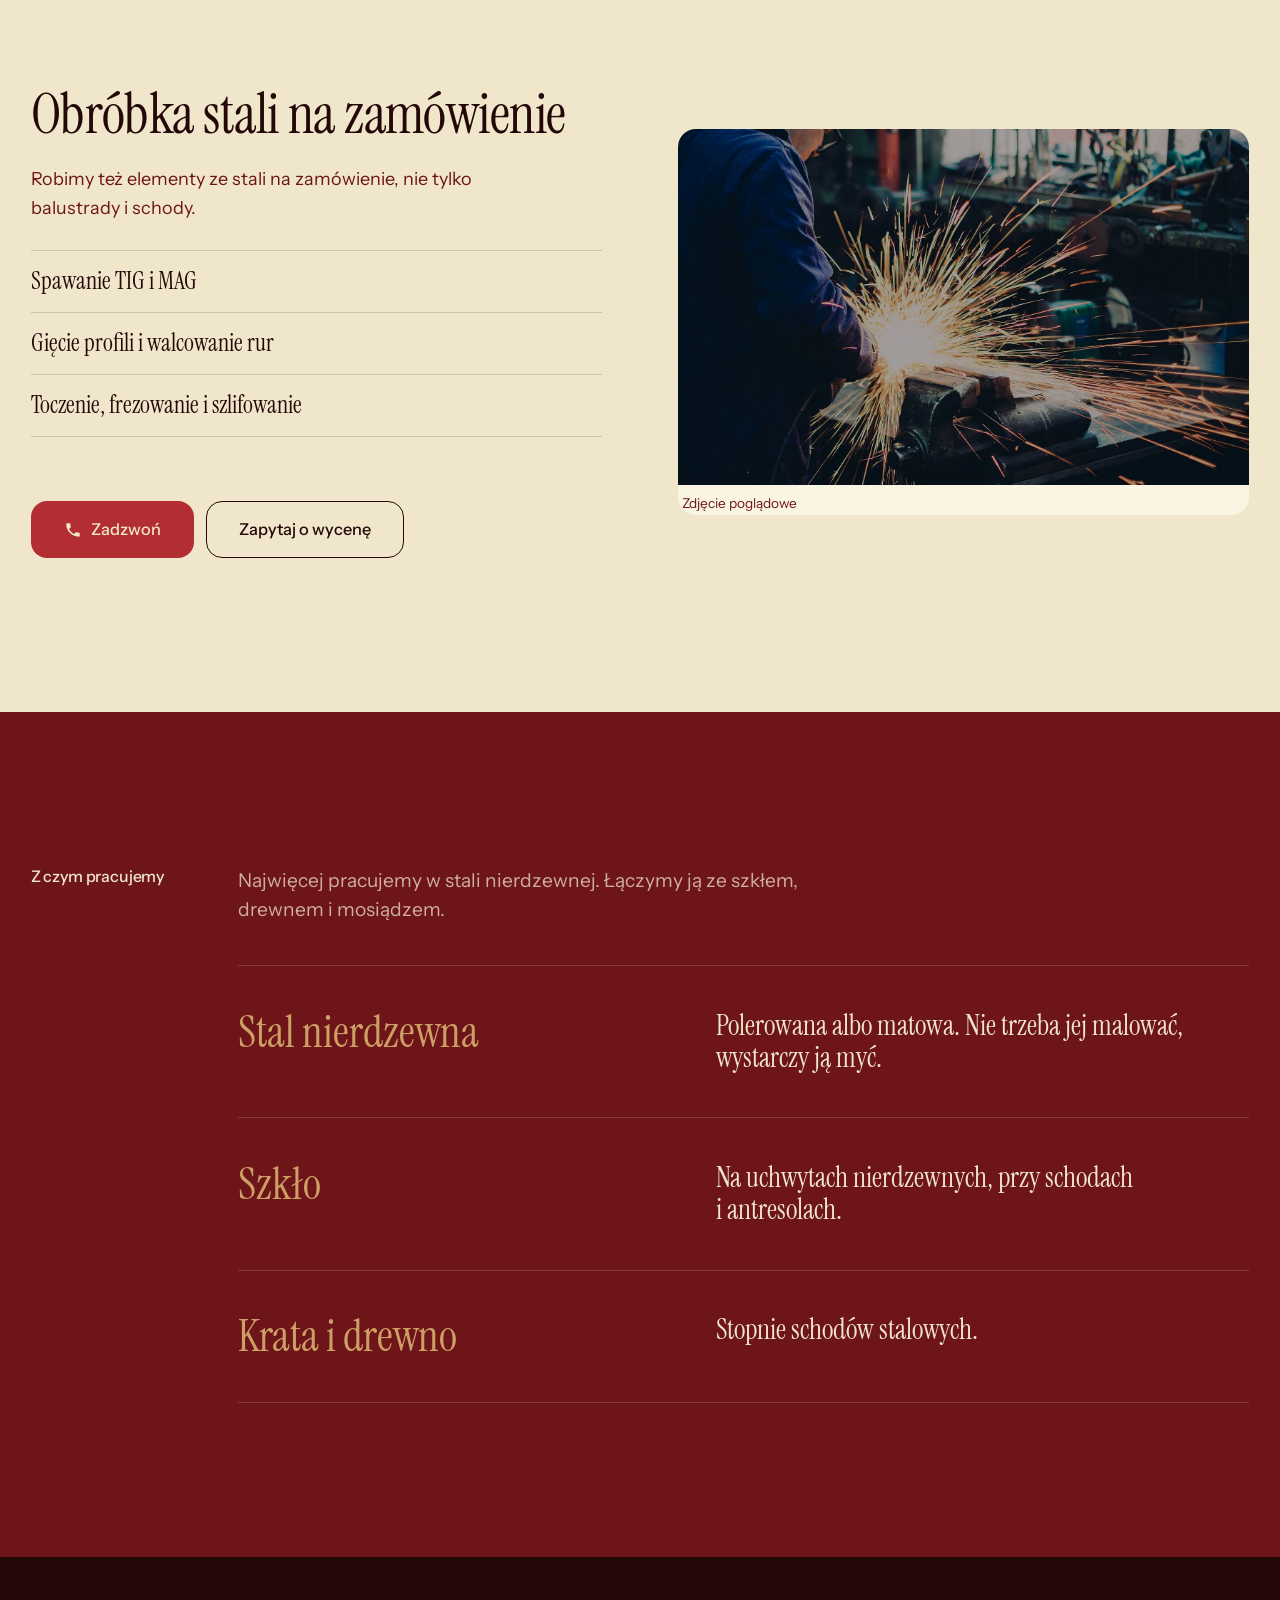
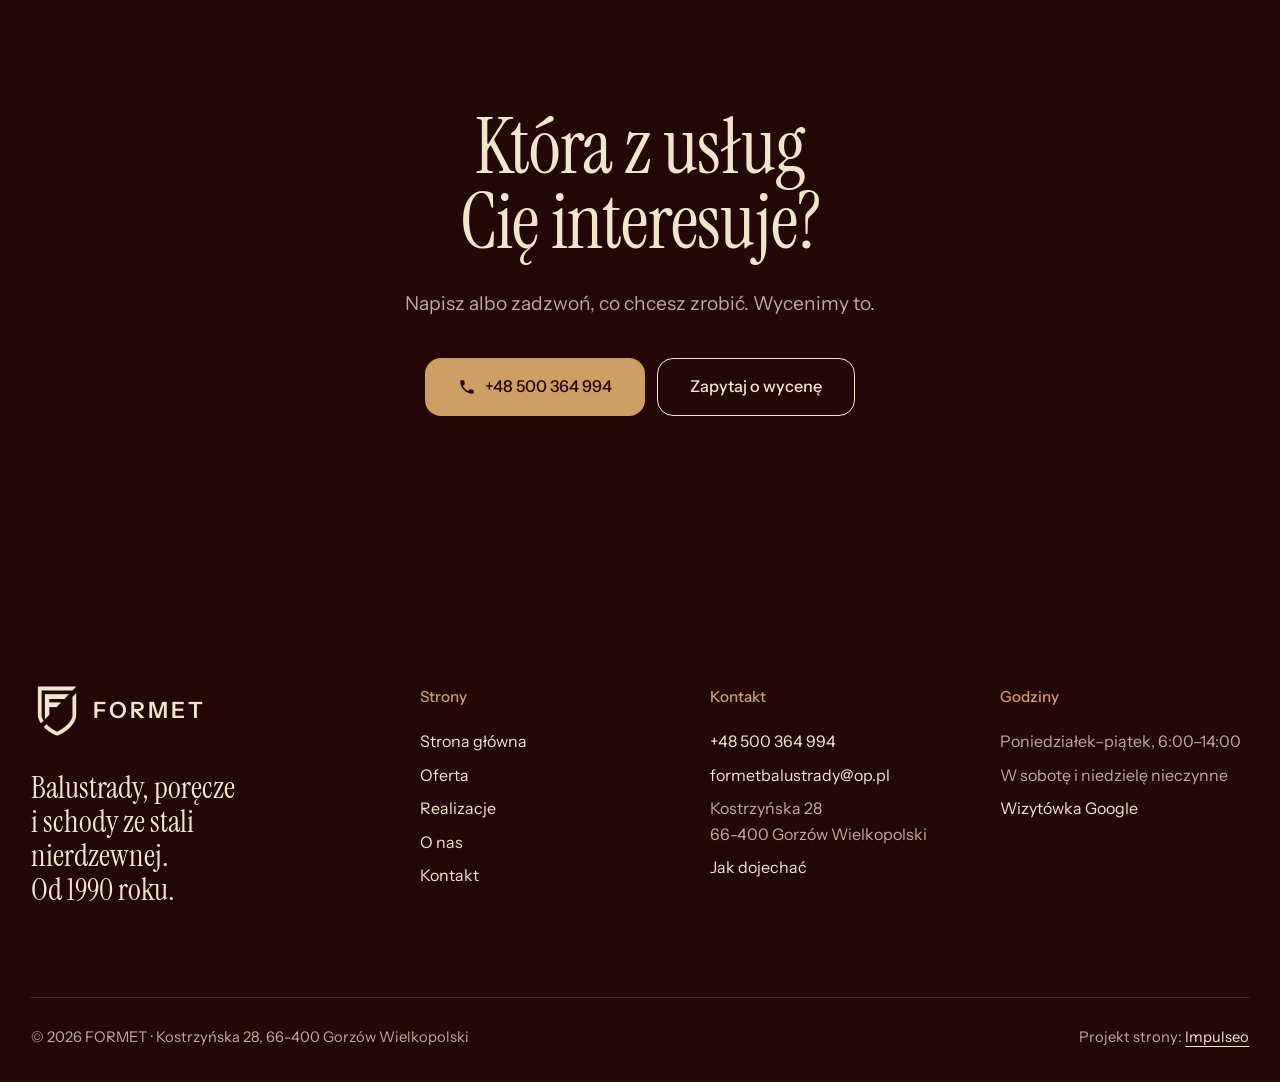
<file: oferta.html>
<!DOCTYPE html>
<html lang="pl">
<head>
<meta charset="UTF-8">
<meta name="viewport" content="width=device-width, initial-scale=1.0">
<title>Oferta · balustrady nierdzewne, szklane i schody stalowe · FORMET Gorzów Wielkopolski</title>
<meta name="description" content="Balustrady nierdzewne, szklane, poręcze i schody stalowe na wymiar. Własny warsztat i montaż, Gorzów Wielkopolski. Tel. 500 364 994.">
<link rel="canonical" href="https://impulseo-pl.github.io/formet/oferta.html">
<meta name="robots" content="noindex, nofollow">
<meta name="theme-color" content="#240808">
<meta property="og:type" content="website">
<meta property="og:locale" content="pl_PL">
<meta property="og:site_name" content="FORMET">
<meta property="og:title" content="Oferta · balustrady nierdzewne, szklane i schody stalowe · FORMET Gorzów Wielkopolski">
<meta property="og:description" content="Balustrady nierdzewne, szklane, poręcze i schody stalowe na wymiar. Własny warsztat i montaż, Gorzów Wielkopolski. Tel. 500 364 994.">
<meta property="og:url" content="https://impulseo-pl.github.io/formet/oferta.html">
<meta property="og:image" content="https://impulseo-pl.github.io/formet/img/og.jpg">
<meta property="og:image:width" content="1200">
<meta property="og:image:height" content="630">
<meta name="twitter:card" content="summary_large_image">
<link rel="icon" href="img/logo.png">
<script>document.documentElement.classList.add('js')</script>
<link rel="preconnect" href="https://fonts.googleapis.com">
<link rel="preconnect" href="https://fonts.gstatic.com" crossorigin>
<link href="https://fonts.googleapis.com/css2?family=Instrument+Sans:wght@400..600&family=Instrument+Serif&display=swap" rel="stylesheet">
<link rel="stylesheet" href="assets/styles.css?v=20261118b">
<script src="assets/lenis.min.js?v=1.1.20" defer></script>
<script src="assets/main.js?v=20261118b" defer></script>
</head>
<body>
<a class="skip" href="#tresc">Przejdź do treści</a>
<header class="pill">
  <a class="pill-logo" href="index.html" aria-label="FORMET - strona główna"><img class="mark" src="img/logo-jasne.png" width="295" height="297" alt=""><span class="word">FORMET</span></a>
  <a class="pill-phone" href="tel:+48500364994">+48 500 364 994</a>
  <button class="burger" type="button" aria-expanded="false" aria-controls="menu" aria-label="Otwórz menu"><i></i><i></i></button>
</header>
<div class="menu" id="menu" aria-hidden="true">
  <div class="menu-grid">
    <nav class="menu-links" aria-label="Menu główne">
      <a href="index.html">Strona główna</a>
      <a href="oferta.html" aria-current="page">Oferta</a>
      <a href="realizacje.html">Realizacje</a>
      <a href="o-nas.html">O nas</a>
      <a href="kontakt.html">Kontakt</a>
    </nav>
    <div class="menu-side">
      <div><b>Telefon</b><a href="tel:+48500364994">+48 500 364 994</a></div>
      <div><b>Warsztat</b>Kostrzyńska 28, 66-400 Gorzów Wielkopolski</div>
      <div><b>Godziny</b>Poniedziałek–piątek, 6:00–14:00</div>
    </div>
  </div>
</div>
<main id="tresc">
<section class="phead bone">
  <div class="wrap">
    <nav class="crumbs" aria-label="Okruszki"><a href="index.html">Strona główna</a><span aria-hidden="true">/</span><span aria-current="page">Oferta</span></nav>
    <h1>Balustrady nierdzewne, szklane i&nbsp;schody stalowe</h1>
    <p class="lead">Na wymiar, od projektu po montaż. Gorzów Wielkopolski i&nbsp;okolice.</p>
    <div class="btn-row" style="margin-top:32px"><a class="btn btn-main" href="tel:+48500364994"><svg class="ico" viewBox="0 0 24 24" fill="none" aria-hidden="true"><path d="M6.6 10.8a15.5 15.5 0 0 0 6.6 6.6l2.2-2.2a1 1 0 0 1 1-.24 11.4 11.4 0 0 0 3.6.58 1 1 0 0 1 1 1V20a1 1 0 0 1-1 1A17 17 0 0 1 3 4a1 1 0 0 1 1-1h3.5a1 1 0 0 1 1 1c0 1.25.2 2.45.57 3.57a1 1 0 0 1-.25 1L6.6 10.8Z" fill="currentColor"/></svg>Zadzwoń +48 500 364 994</a><a class="btn btn-line" href="kontakt.html#formularz">Zapytaj o&nbsp;wycenę</a></div>
  </div>
</section>
<figure class="phead-img up" style="margin-block:0"><img src="img/hero.jpg" width="1552" height="844" alt="Nierdzewna balustrada z&nbsp;prętami na klatce schodowej, realizacja FORMET"></figure>
<section class="sec bone">
  <div class="wrap offer">
    <article class="off up" id="schodowe">
      <figure class="off-fig"><img src="img/g5.jpg" width="1626" height="878" alt="Nierdzewna balustrada z&nbsp;prętami na schodach" loading="lazy"></figure>
      <div>
        <h2>Balustrady nierdzewne na schody</h2>
        <p>Balustrady na schody wewnątrz domu i&nbsp;w&nbsp;budynkach. Robimy je pod Twoje schody, od pomiaru po montaż.</p>
        <ul><li>Na słupkach z&nbsp;prętami</li><li>Z&nbsp;linkami stalowymi</li><li>Ze szkłem</li></ul>
        <div class="btn-row" style="margin-top:32px"><a class="btn btn-main" href="tel:+48500364994"><svg class="ico" viewBox="0 0 24 24" fill="none" aria-hidden="true"><path d="M6.6 10.8a15.5 15.5 0 0 0 6.6 6.6l2.2-2.2a1 1 0 0 1 1-.24 11.4 11.4 0 0 0 3.6.58 1 1 0 0 1 1 1V20a1 1 0 0 1-1 1A17 17 0 0 1 3 4a1 1 0 0 1 1-1h3.5a1 1 0 0 1 1 1c0 1.25.2 2.45.57 3.57a1 1 0 0 1-.25 1L6.6 10.8Z" fill="currentColor"/></svg>Zadzwoń</a><a class="btn btn-line" href="kontakt.html#formularz">Zapytaj o&nbsp;wycenę</a></div>
      </div>
    </article>
    <article class="off up" id="porecze">
      <figure class="off-fig"><img src="img/g6.jpg" width="1680" height="1260" alt="Nierdzewna poręcz przyścienna przy schodach" loading="lazy"></figure>
      <div>
        <h2>Poręcze ze stali nierdzewnej</h2>
        <p>Poręcze przyścienne i&nbsp;wolnostojące ze stali nierdzewnej. Do domu, na klatki schodowe i&nbsp;do obiektów.</p>
        <ul><li>Przyścienne</li><li>Wolnostojące</li><li>Stal polerowana albo matowa</li></ul>
        <div class="btn-row" style="margin-top:32px"><a class="btn btn-main" href="tel:+48500364994"><svg class="ico" viewBox="0 0 24 24" fill="none" aria-hidden="true"><path d="M6.6 10.8a15.5 15.5 0 0 0 6.6 6.6l2.2-2.2a1 1 0 0 1 1-.24 11.4 11.4 0 0 0 3.6.58 1 1 0 0 1 1 1V20a1 1 0 0 1-1 1A17 17 0 0 1 3 4a1 1 0 0 1 1-1h3.5a1 1 0 0 1 1 1c0 1.25.2 2.45.57 3.57a1 1 0 0 1-.25 1L6.6 10.8Z" fill="currentColor"/></svg>Zadzwoń</a><a class="btn btn-line" href="kontakt.html#formularz">Zapytaj o&nbsp;wycenę</a></div>
      </div>
    </article>
    <article class="off up" id="zewnetrzne">
      <figure class="off-fig"><img src="img/g3.jpg" width="740" height="860" alt="Nierdzewna balustrada przy pochylni przed budynkiem" loading="lazy"></figure>
      <div>
        <h2>Balustrady zewnętrzne i&nbsp;balkony</h2>
        <p>Stal nierdzewna dobrze znosi deszcz i&nbsp;mróz, dlatego sprawdza się na zewnątrz.</p>
        <ul><li>Tarasy i&nbsp;balkony</li><li>Balkony francuskie</li><li>Podjazdy i&nbsp;pochylnie</li></ul>
        <div class="btn-row" style="margin-top:32px"><a class="btn btn-main" href="tel:+48500364994"><svg class="ico" viewBox="0 0 24 24" fill="none" aria-hidden="true"><path d="M6.6 10.8a15.5 15.5 0 0 0 6.6 6.6l2.2-2.2a1 1 0 0 1 1-.24 11.4 11.4 0 0 0 3.6.58 1 1 0 0 1 1 1V20a1 1 0 0 1-1 1A17 17 0 0 1 3 4a1 1 0 0 1 1-1h3.5a1 1 0 0 1 1 1c0 1.25.2 2.45.57 3.57a1 1 0 0 1-.25 1L6.6 10.8Z" fill="currentColor"/></svg>Zadzwoń</a><a class="btn btn-line" href="kontakt.html#formularz">Zapytaj o&nbsp;wycenę</a></div>
      </div>
    </article>
    <article class="off up" id="szklo">
      <figure class="off-fig"><img src="img/g2.jpg" width="1544" height="1140" alt="Balustrada szklana przy schodach" loading="lazy"></figure>
      <div>
        <h2>Balustrady szklane</h2>
        <p>Szkło na uchwytach ze stali nierdzewnej. Daje dużo światła na schodach i&nbsp;antresolach, a&nbsp;trzyma pewnie.</p>
        <ul><li>Szkło na uchwytach nierdzewnych</li><li>Schody i&nbsp;antresole</li><li>Pochwyt ze stali nierdzewnej</li></ul>
        <div class="btn-row" style="margin-top:32px"><a class="btn btn-main" href="tel:+48500364994"><svg class="ico" viewBox="0 0 24 24" fill="none" aria-hidden="true"><path d="M6.6 10.8a15.5 15.5 0 0 0 6.6 6.6l2.2-2.2a1 1 0 0 1 1-.24 11.4 11.4 0 0 0 3.6.58 1 1 0 0 1 1 1V20a1 1 0 0 1-1 1A17 17 0 0 1 3 4a1 1 0 0 1 1-1h3.5a1 1 0 0 1 1 1c0 1.25.2 2.45.57 3.57a1 1 0 0 1-.25 1L6.6 10.8Z" fill="currentColor"/></svg>Zadzwoń</a><a class="btn btn-line" href="kontakt.html#formularz">Zapytaj o&nbsp;wycenę</a></div>
      </div>
    </article>
    <article class="off up" id="schody">
      <figure class="off-fig"><img src="img/g1.jpg" width="1600" height="1200" alt="Schody stalowe z&nbsp;linkami przy ścianie" loading="lazy"></figure>
      <div>
        <h2>Schody stalowe</h2>
        <p>Schody na konstrukcji ze stali. Projektujemy je pod konkretne pomieszczenie.</p>
        <ul><li>Konstrukcja ze stali</li><li>Stopnie z&nbsp;kraty albo drewna</li><li>Projekt pod wymiar</li></ul>
        <div class="btn-row" style="margin-top:32px"><a class="btn btn-main" href="tel:+48500364994"><svg class="ico" viewBox="0 0 24 24" fill="none" aria-hidden="true"><path d="M6.6 10.8a15.5 15.5 0 0 0 6.6 6.6l2.2-2.2a1 1 0 0 1 1-.24 11.4 11.4 0 0 0 3.6.58 1 1 0 0 1 1 1V20a1 1 0 0 1-1 1A17 17 0 0 1 3 4a1 1 0 0 1 1-1h3.5a1 1 0 0 1 1 1c0 1.25.2 2.45.57 3.57a1 1 0 0 1-.25 1L6.6 10.8Z" fill="currentColor"/></svg>Zadzwoń</a><a class="btn btn-line" href="kontakt.html#formularz">Zapytaj o&nbsp;wycenę</a></div>
      </div>
    </article>
    <article class="off up" id="obrobka">
      <figure class="off-fig"><img src="img/about.jpg" width="1600" height="1000" alt="Szlifowanie stali w&nbsp;warsztacie (zdjęcie poglądowe)" loading="lazy"><figcaption class="poglad" style="padding:8px 4px 0">Zdjęcie poglądowe</figcaption></figure>
      <div>
        <h2>Obróbka stali na zamówienie</h2>
        <p>Robimy też elementy ze stali na zamówienie, nie tylko balustrady i&nbsp;schody.</p>
        <ul><li>Spawanie TIG i&nbsp;MAG</li><li>Gięcie profili i&nbsp;walcowanie rur</li><li>Toczenie, frezowanie i&nbsp;szlifowanie</li></ul>
        <div class="btn-row" style="margin-top:32px"><a class="btn btn-main" href="tel:+48500364994"><svg class="ico" viewBox="0 0 24 24" fill="none" aria-hidden="true"><path d="M6.6 10.8a15.5 15.5 0 0 0 6.6 6.6l2.2-2.2a1 1 0 0 1 1-.24 11.4 11.4 0 0 0 3.6.58 1 1 0 0 1 1 1V20a1 1 0 0 1-1 1A17 17 0 0 1 3 4a1 1 0 0 1 1-1h3.5a1 1 0 0 1 1 1c0 1.25.2 2.45.57 3.57a1 1 0 0 1-.25 1L6.6 10.8Z" fill="currentColor"/></svg>Zadzwoń</a><a class="btn btn-line" href="kontakt.html#formularz">Zapytaj o&nbsp;wycenę</a></div>
      </div>
    </article>
  </div>
</section>
<section class="sec bordeaux dark" id="materialy">
  <div class="wrap rows">
    <h2 class="label">Z&nbsp;czym pracujemy</h2>
    <div>
      <p class="lead" style="margin-bottom:40px">Najwięcej pracujemy w&nbsp;stali nierdzewnej. Łączymy ją ze szkłem, drewnem i&nbsp;mosiądzem.</p>
      <dl class="rows-list" style="margin:0"><div><dt>Stal nierdzewna</dt><dd>Polerowana albo matowa. Nie trzeba jej malować, wystarczy ją myć.</dd></div><div><dt>Szkło</dt><dd>Na uchwytach nierdzewnych, przy schodach i&nbsp;antresolach.</dd></div><div><dt>Krata i&nbsp;drewno</dt><dd>Stopnie schodów stalowych.</dd></div></dl>
    </div>
  </div>
</section>
<section class="sec cacao dark band">
  <div class="wrap up">
    <h2>Która z&nbsp;usług Cię interesuje?</h2>
    <p class="lead">Napisz albo zadzwoń, co chcesz zrobić. Wycenimy to.</p>
    <div class="btn-row">
      <a class="btn btn-brass" href="tel:+48500364994"><svg class="ico" viewBox="0 0 24 24" fill="none" aria-hidden="true"><path d="M6.6 10.8a15.5 15.5 0 0 0 6.6 6.6l2.2-2.2a1 1 0 0 1 1-.24 11.4 11.4 0 0 0 3.6.58 1 1 0 0 1 1 1V20a1 1 0 0 1-1 1A17 17 0 0 1 3 4a1 1 0 0 1 1-1h3.5a1 1 0 0 1 1 1c0 1.25.2 2.45.57 3.57a1 1 0 0 1-.25 1L6.6 10.8Z" fill="currentColor"/></svg>+48 500 364 994</a>
      <a class="btn btn-line" href="kontakt.html#formularz">Zapytaj o&nbsp;wycenę</a>
    </div>
  </div>
</section>
</main>
<footer class="foot dark">
  <div class="wrap">
    <div class="foot-top">
      <div>
        <a class="foot-logo" href="index.html" aria-label="FORMET - strona główna"><img class="mark" src="img/logo-jasne.png" width="295" height="297" alt=""><span class="word">FORMET</span></a>
        <p class="foot-claim">Balustrady, poręcze i&nbsp;schody ze stali nierdzewnej. Od&nbsp;1990 roku.</p>
      </div>
      <div><h4>Strony</h4><ul><li><a href="index.html">Strona główna</a></li><li><a href="oferta.html">Oferta</a></li><li><a href="realizacje.html">Realizacje</a></li><li><a href="o-nas.html">O nas</a></li><li><a href="kontakt.html">Kontakt</a></li></ul></div>
      <div><h4>Kontakt</h4><ul>
        <li><a href="tel:+48500364994">+48 500 364 994</a></li>
        <li><a href="mailto:formetbalustrady@op.pl">formetbalustrady@op.pl</a></li>
        <li>Kostrzyńska 28<br>66-400 Gorzów Wielkopolski</li>
        <li><a href="https://www.google.com/maps/place/?q=place_id:ChIJh7PvsQkfB0cRD2A2VZlxdVI" target="_blank" rel="noopener">Jak dojechać</a></li>
      </ul></div>
      <div><h4>Godziny</h4><ul>
        <li>Poniedziałek–piątek, 6:00–14:00</li>
        <li>W&nbsp;sobotę i&nbsp;niedzielę nieczynne</li>
        <li><a href="https://www.google.com/maps/place/?q=place_id:ChIJh7PvsQkfB0cRD2A2VZlxdVI" target="_blank" rel="noopener">Wizytówka Google</a></li>
      </ul></div>
    </div>
    <div class="foot-bottom">
      <span>© 2026 FORMET · Kostrzyńska 28, 66-400 Gorzów Wielkopolski</span>
      <span>Projekt strony: <a href="https://impulseo.pl" target="_blank" rel="noopener">Impulseo</a></span>
    </div>
  </div>
</footer>
<div class="callbar">
  <a class="btn btn-main" href="tel:+48500364994"><svg class="ico" viewBox="0 0 24 24" fill="none" aria-hidden="true"><path d="M6.6 10.8a15.5 15.5 0 0 0 6.6 6.6l2.2-2.2a1 1 0 0 1 1-.24 11.4 11.4 0 0 0 3.6.58 1 1 0 0 1 1 1V20a1 1 0 0 1-1 1A17 17 0 0 1 3 4a1 1 0 0 1 1-1h3.5a1 1 0 0 1 1 1c0 1.25.2 2.45.57 3.57a1 1 0 0 1-.25 1L6.6 10.8Z" fill="currentColor"/></svg>Zadzwoń</a>
  <a class="btn btn-line" href="kontakt.html">Kontakt i&nbsp;dojazd</a>
</div>
</body>
</html>
</file>
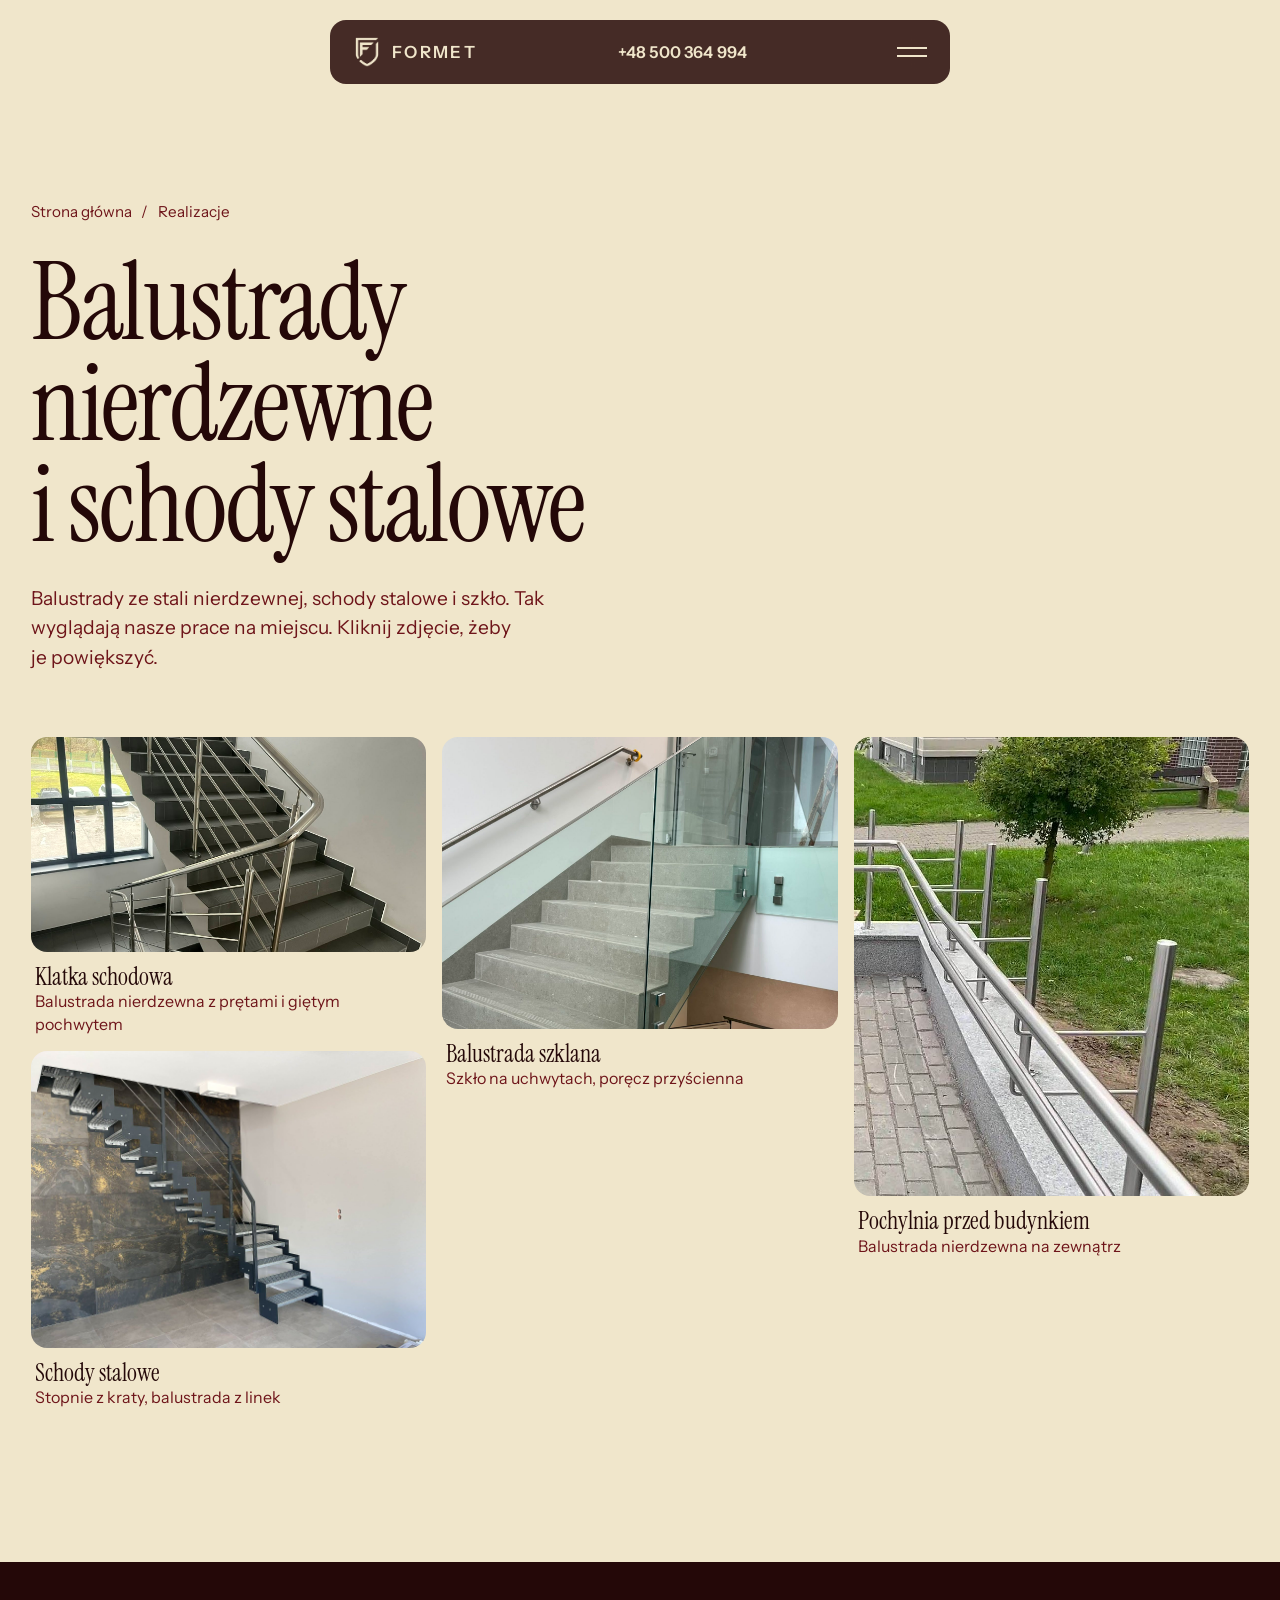
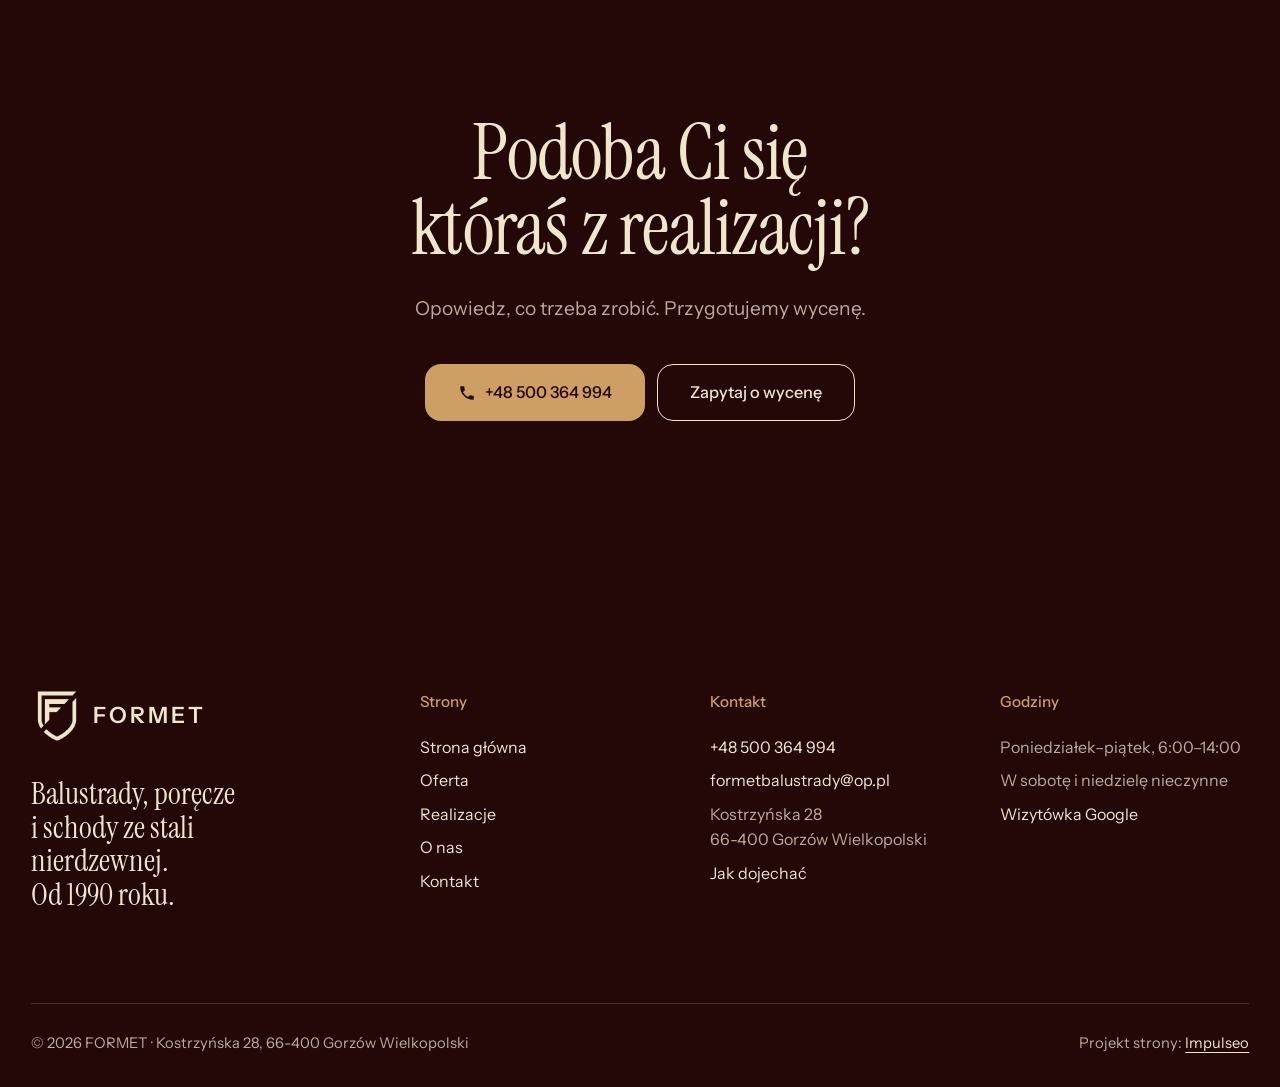
<file: realizacje.html>
<!DOCTYPE html>
<html lang="pl">
<head>
<meta charset="UTF-8">
<meta name="viewport" content="width=device-width, initial-scale=1.0">
<title>Realizacje · balustrady nierdzewne i schody stalowe · FORMET Gorzów Wielkopolski</title>
<meta name="description" content="Realizacje FORMET: schody stalowe z linkami, balustrady ze szkłem, pochylnia przed budynkiem, pochwyty, balustrady na klatkach schodowych.">
<link rel="canonical" href="https://impulseo-pl.github.io/formet/realizacje.html">
<meta name="robots" content="noindex, nofollow">
<meta name="theme-color" content="#240808">
<meta property="og:type" content="website">
<meta property="og:locale" content="pl_PL">
<meta property="og:site_name" content="FORMET">
<meta property="og:title" content="Realizacje · balustrady nierdzewne i schody stalowe · FORMET Gorzów Wielkopolski">
<meta property="og:description" content="Realizacje FORMET: schody stalowe z linkami, balustrady ze szkłem, pochylnia przed budynkiem, pochwyty, balustrady na klatkach schodowych.">
<meta property="og:url" content="https://impulseo-pl.github.io/formet/realizacje.html">
<meta property="og:image" content="https://impulseo-pl.github.io/formet/img/og.jpg">
<meta property="og:image:width" content="1200">
<meta property="og:image:height" content="630">
<meta name="twitter:card" content="summary_large_image">
<link rel="icon" href="img/logo.png">
<script>document.documentElement.classList.add('js')</script>
<link rel="preconnect" href="https://fonts.googleapis.com">
<link rel="preconnect" href="https://fonts.gstatic.com" crossorigin>
<link href="https://fonts.googleapis.com/css2?family=Instrument+Sans:wght@400..600&family=Instrument+Serif&display=swap" rel="stylesheet">
<link rel="stylesheet" href="assets/styles.css?v=20261118b">
<script src="assets/lenis.min.js?v=1.1.20" defer></script>
<script src="assets/main.js?v=20261118b" defer></script>
</head>
<body>
<a class="skip" href="#tresc">Przejdź do treści</a>
<header class="pill">
  <a class="pill-logo" href="index.html" aria-label="FORMET - strona główna"><img class="mark" src="img/logo-jasne.png" width="295" height="297" alt=""><span class="word">FORMET</span></a>
  <a class="pill-phone" href="tel:+48500364994">+48 500 364 994</a>
  <button class="burger" type="button" aria-expanded="false" aria-controls="menu" aria-label="Otwórz menu"><i></i><i></i></button>
</header>
<div class="menu" id="menu" aria-hidden="true">
  <div class="menu-grid">
    <nav class="menu-links" aria-label="Menu główne">
      <a href="index.html">Strona główna</a>
      <a href="oferta.html">Oferta</a>
      <a href="realizacje.html" aria-current="page">Realizacje</a>
      <a href="o-nas.html">O nas</a>
      <a href="kontakt.html">Kontakt</a>
    </nav>
    <div class="menu-side">
      <div><b>Telefon</b><a href="tel:+48500364994">+48 500 364 994</a></div>
      <div><b>Warsztat</b>Kostrzyńska 28, 66-400 Gorzów Wielkopolski</div>
      <div><b>Godziny</b>Poniedziałek–piątek, 6:00–14:00</div>
    </div>
  </div>
</div>
<main id="tresc">
<section class="phead bone">
  <div class="wrap">
    <nav class="crumbs" aria-label="Okruszki"><a href="index.html">Strona główna</a><span aria-hidden="true">/</span><span aria-current="page">Realizacje</span></nav>
    <h1>Balustrady nierdzewne i&nbsp;schody stalowe</h1>
    <p class="lead">Balustrady ze stali nierdzewnej, schody stalowe i&nbsp;szkło. Tak wyglądają nasze prace na miejscu. Kliknij zdjęcie, żeby je powiększyć.</p>
  </div>
</section>
<section class="sec bone" style="padding-top:0">
  <div class="wrap">
    <div class="gal">
    <figure><button type="button" aria-label="Powiększ: Nierdzewna balustrada z&nbsp;prętami na klatce schodowej"><img src="img/hero.jpg" width="1552" height="844" alt="Nierdzewna balustrada z&nbsp;prętami na klatce schodowej" loading="lazy"></button><figcaption><b>Klatka schodowa</b>Balustrada nierdzewna z&nbsp;prętami i&nbsp;giętym pochwytem</figcaption></figure>
    <figure><button type="button" aria-label="Powiększ: Schody stalowe z&nbsp;linkami przy ścianie"><img src="img/g1.jpg" width="1600" height="1200" alt="Schody stalowe z&nbsp;linkami przy ścianie" loading="lazy"></button><figcaption><b>Schody stalowe</b>Stopnie z&nbsp;kraty, balustrada z&nbsp;linek</figcaption></figure>
    <figure><button type="button" aria-label="Powiększ: Balustrada szklana z&nbsp;nierdzewną poręczą"><img src="img/g2.jpg" width="1544" height="1140" alt="Balustrada szklana z&nbsp;nierdzewną poręczą" loading="lazy"></button><figcaption><b>Balustrada szklana</b>Szkło na uchwytach, poręcz przyścienna</figcaption></figure>
    <figure><button type="button" aria-label="Powiększ: Nierdzewna balustrada przy pochylni przed budynkiem"><img src="img/g3.jpg" width="740" height="860" alt="Nierdzewna balustrada przy pochylni przed budynkiem" loading="lazy"></button><figcaption><b>Pochylnia przed budynkiem</b>Balustrada nierdzewna na zewnątrz</figcaption></figure>
    </div>
  </div>
</section>
<div class="lb" aria-hidden="true" role="dialog" aria-label="Powiększone zdjęcie"><div><img alt=""><p></p></div><button type="button" aria-label="Zamknij">×</button></div>
<section class="sec cacao dark band">
  <div class="wrap up">
    <h2>Podoba Ci się któraś z&nbsp;realizacji?</h2>
    <p class="lead">Opowiedz, co trzeba zrobić. Przygotujemy wycenę.</p>
    <div class="btn-row">
      <a class="btn btn-brass" href="tel:+48500364994"><svg class="ico" viewBox="0 0 24 24" fill="none" aria-hidden="true"><path d="M6.6 10.8a15.5 15.5 0 0 0 6.6 6.6l2.2-2.2a1 1 0 0 1 1-.24 11.4 11.4 0 0 0 3.6.58 1 1 0 0 1 1 1V20a1 1 0 0 1-1 1A17 17 0 0 1 3 4a1 1 0 0 1 1-1h3.5a1 1 0 0 1 1 1c0 1.25.2 2.45.57 3.57a1 1 0 0 1-.25 1L6.6 10.8Z" fill="currentColor"/></svg>+48 500 364 994</a>
      <a class="btn btn-line" href="kontakt.html#formularz">Zapytaj o&nbsp;wycenę</a>
    </div>
  </div>
</section>
</main>
<footer class="foot dark">
  <div class="wrap">
    <div class="foot-top">
      <div>
        <a class="foot-logo" href="index.html" aria-label="FORMET - strona główna"><img class="mark" src="img/logo-jasne.png" width="295" height="297" alt=""><span class="word">FORMET</span></a>
        <p class="foot-claim">Balustrady, poręcze i&nbsp;schody ze stali nierdzewnej. Od&nbsp;1990 roku.</p>
      </div>
      <div><h4>Strony</h4><ul><li><a href="index.html">Strona główna</a></li><li><a href="oferta.html">Oferta</a></li><li><a href="realizacje.html">Realizacje</a></li><li><a href="o-nas.html">O nas</a></li><li><a href="kontakt.html">Kontakt</a></li></ul></div>
      <div><h4>Kontakt</h4><ul>
        <li><a href="tel:+48500364994">+48 500 364 994</a></li>
        <li><a href="mailto:formetbalustrady@op.pl">formetbalustrady@op.pl</a></li>
        <li>Kostrzyńska 28<br>66-400 Gorzów Wielkopolski</li>
        <li><a href="https://www.google.com/maps/place/?q=place_id:ChIJh7PvsQkfB0cRD2A2VZlxdVI" target="_blank" rel="noopener">Jak dojechać</a></li>
      </ul></div>
      <div><h4>Godziny</h4><ul>
        <li>Poniedziałek–piątek, 6:00–14:00</li>
        <li>W&nbsp;sobotę i&nbsp;niedzielę nieczynne</li>
        <li><a href="https://www.google.com/maps/place/?q=place_id:ChIJh7PvsQkfB0cRD2A2VZlxdVI" target="_blank" rel="noopener">Wizytówka Google</a></li>
      </ul></div>
    </div>
    <div class="foot-bottom">
      <span>© 2026 FORMET · Kostrzyńska 28, 66-400 Gorzów Wielkopolski</span>
      <span>Projekt strony: <a href="https://impulseo.pl" target="_blank" rel="noopener">Impulseo</a></span>
    </div>
  </div>
</footer>
<div class="callbar">
  <a class="btn btn-main" href="tel:+48500364994"><svg class="ico" viewBox="0 0 24 24" fill="none" aria-hidden="true"><path d="M6.6 10.8a15.5 15.5 0 0 0 6.6 6.6l2.2-2.2a1 1 0 0 1 1-.24 11.4 11.4 0 0 0 3.6.58 1 1 0 0 1 1 1V20a1 1 0 0 1-1 1A17 17 0 0 1 3 4a1 1 0 0 1 1-1h3.5a1 1 0 0 1 1 1c0 1.25.2 2.45.57 3.57a1 1 0 0 1-.25 1L6.6 10.8Z" fill="currentColor"/></svg>Zadzwoń</a>
  <a class="btn btn-line" href="kontakt.html">Kontakt i&nbsp;dojazd</a>
</div>
</body>
</html>
</file>
<file: assets/styles.css>
/* FORMET - balustrady i schody ze stali nierdzewnej, Gorzów Wielkopolski. Projekt strony: Impulseo, 11.2026.
   Układ wg thefitouter.com, paleta 60-30-10: Bone (tło) / Bordeaux + Cacao (sekcje, stopka) / Carmine + Brass (przyciski).
   Kroje: Instrument Serif + Instrument Sans. */
:root{
  --cacao:#240808;
  --bordeaux:#6E151A;
  --carmine:#B32E33;
  --brass:#CD9F65;
  --bone:#F0E6CB;
  --bone-hi:#FAF4E2;           /* pola formularza na tle Bone */
  --ink:var(--cacao);          /* tekst na Bone: 16:1 */
  --ink-2:var(--bordeaux);     /* tekst drugi na Bone: 9:1 */
  --on-dark:var(--bone);       /* tekst na Bordeaux 9:1, na Cacao 15:1 */
  --on-dark-2:rgba(240,230,203,.74);
  --line:rgba(36,8,8,.16);
  --line-dark:rgba(240,230,203,.18);
  --f-serif:"Instrument Serif",Georgia,"Times New Roman",serif;
  --f-sans:"Instrument Sans",system-ui,-apple-system,"Segoe UI",Roboto,Arial,sans-serif;
  --gut:clamp(16px,2.4vw,32px);
  --wrap:1440px;
  --r:18px;
  --ease:cubic-bezier(.16,.84,.44,1);
}
*,*::before,*::after{box-sizing:border-box}
html{-webkit-text-size-adjust:100%}
body{margin:0;background:var(--bone);color:var(--ink);font-family:var(--f-sans);font-size:1.125rem;line-height:1.6;-webkit-font-smoothing:antialiased;overflow-x:clip}
img{display:block;max-width:100%;height:auto}
a{color:inherit}
p{margin:0}
h1,h2,h3{margin:0;font-family:var(--f-serif);font-weight:400;line-height:1.02;letter-spacing:-.01em;text-wrap:balance}
p,li{text-wrap:pretty}
ul{margin:0;padding:0;list-style:none}
:focus-visible{outline:2px solid var(--carmine);outline-offset:3px}
.dark :focus-visible{outline-color:var(--brass)}
.skip{position:absolute;left:-9999px;top:8px;z-index:300;background:var(--cacao);color:var(--bone);padding:.6rem 1rem;border-radius:10px}
.skip:focus{left:8px}
.wrap{max-width:var(--wrap);margin:0 auto;padding-inline:var(--gut)}
.sr{position:absolute;width:1px;height:1px;overflow:hidden;clip:rect(0 0 0 0);white-space:nowrap}

/* ---------- sekcje i kolory ---------- */
.sec{padding-block:clamp(96px,12vw,180px)}
.bone{background:var(--bone);color:var(--ink)}
.dark{color:var(--on-dark)}
.bordeaux{background:var(--bordeaux)}
.cacao{background:var(--cacao)}
.dark h2,.dark h3{color:var(--bone)}
.label{font-family:var(--f-sans);font-size:1rem;font-weight:500;line-height:1.3;color:var(--ink)}
.dark .label{color:var(--bone)}
.label-serif{font-family:var(--f-serif);font-size:clamp(2.2rem,3.4vw,3.2rem);line-height:1;color:var(--bordeaux)}
.dark .label-serif{color:var(--brass)}
.lead{font-size:clamp(1.08rem,1rem + .25vw,1.25rem);line-height:1.55;color:var(--ink-2);max-width:36rem}
.dark .lead{color:var(--on-dark-2)}

/* ---------- przyciski (10%: Carmine na jasnym, Brass na ciemnym) ---------- */
.btn{display:inline-flex;align-items:center;justify-content:center;gap:.6rem;min-height:3.6rem;padding:1rem 2rem;border-radius:16px;border:1.5px solid transparent;font:500 1.02rem/1.2 var(--f-sans);text-decoration:none;cursor:pointer;
  transition:background-color .5s var(--ease),color .5s var(--ease),border-color .5s var(--ease),transform .5s var(--ease)}
.btn:active{transform:scale(.98)}
.btn-main{background:var(--carmine);color:var(--bone)}
.btn-main:hover{background:var(--bordeaux)}
.btn-brass{background:var(--brass);color:var(--cacao)}
.btn-brass:hover{background:var(--bone)}
.btn-line{border-color:currentColor;color:var(--ink);background:transparent}
.btn-line:hover{background:var(--cacao);border-color:var(--cacao);color:var(--bone)}
.dark .btn-line{color:var(--bone)}
.dark .btn-line:hover{background:var(--bone);border-color:var(--bone);color:var(--cacao)}
.btn-sm{min-height:2.8rem;padding:.7rem 1.3rem;font-size:.95rem;border-radius:12px}
.btn-row{display:flex;flex-wrap:wrap;gap:12px}
.ico{width:18px;height:18px;flex:none}
.link{display:inline-flex;align-items:center;gap:.5rem;font-weight:500;text-decoration:none;border-bottom:1.5px solid currentColor;padding-bottom:3px;color:var(--bordeaux);transition:gap .4s var(--ease)}
.link:hover{gap:.85rem}
.dark .link{color:var(--brass)}

/* ---------- menu-pigułka ---------- */
.pill{position:fixed;top:20px;left:50%;transform:translateX(-50%);z-index:100;width:min(620px,calc(100% - 32px));height:64px;display:flex;align-items:center;gap:16px;padding:0 14px 0 22px;border-radius:16px;
  background:rgba(36,8,8,.84);color:var(--bone);-webkit-backdrop-filter:blur(16px) saturate(1.2);backdrop-filter:blur(16px) saturate(1.2);transition:background-color .5s var(--ease)}
.pill.solid{background:rgba(36,8,8,.94)}
.pill-logo{display:block;width:86px;flex:none;color:var(--bone)}
.pill-logo svg{display:block;width:100%;height:auto}
.pill-logo svg path{fill:currentColor}
.pill-phone{flex:1;text-align:center;font-weight:600;font-size:1.02rem;letter-spacing:.01em;text-decoration:none;white-space:nowrap}
.pill-phone:hover{color:var(--brass)}
.pill-cta{flex:none}
.burger{flex:none;width:48px;height:48px;display:flex;flex-direction:column;gap:6px;align-items:center;justify-content:center;background:transparent;border:0;color:var(--bone);cursor:pointer;border-radius:12px}
.burger:hover{background:rgba(240,230,203,.1)}
.burger i{display:block;width:30px;height:2px;background:currentColor;transition:transform .4s var(--ease)}
.menu-open .burger i:first-child{transform:translateY(4px) rotate(45deg)}
.menu-open .burger i:last-child{transform:translateY(-4px) rotate(-45deg)}

.menu{position:fixed;inset:0;z-index:90;background:var(--cacao);color:var(--bone);display:flex;flex-direction:column;justify-content:flex-end;padding:120px var(--gut) clamp(32px,5vw,56px);
  clip-path:inset(0 0 100% 0);visibility:hidden;transition:clip-path .8s var(--ease),visibility 0s linear .8s}
.menu-open .menu{clip-path:inset(0 0 0 0);visibility:visible;transition:clip-path .8s var(--ease)}
.menu-grid{display:grid;grid-template-columns:1.4fr 1fr;gap:40px;align-items:end;max-width:var(--wrap);width:100%;margin:0 auto}
.menu-links a{display:block;font-family:var(--f-serif);font-size:clamp(3rem,8vw,7rem);line-height:1.02;text-decoration:none;color:var(--bone);transition:color .4s var(--ease),padding .5s var(--ease)}
.menu-links a:hover,.menu-links a[aria-current="page"]{color:var(--brass)}
.menu-links a:hover{padding-left:.15em}
.menu-side{display:grid;gap:22px;font-size:1.05rem;color:var(--on-dark-2)}
.menu-side b{display:block;color:var(--bone);font-weight:500;font-size:.95rem;margin-bottom:4px}
.menu-side a{color:var(--bone)}
.menu-open body{overflow:hidden}

/* ---------- hero ---------- */
.hero{position:relative;height:100svh;min-height:600px;overflow:hidden;background:var(--cacao);color:var(--bone);isolation:isolate}
.hero-img{position:absolute;inset:-4% 0 0;width:100%;height:108%;object-fit:cover;object-position:50% 60%;z-index:-2;will-change:transform}
.hero::after{content:"";position:absolute;inset:0;z-index:-1;background:linear-gradient(180deg,rgba(0,0,0,.42) 0%,rgba(0,0,0,0) 26%,rgba(0,0,0,.06) 50%,rgba(0,0,0,.66) 100%)}
.hero-in{position:absolute;left:0;right:0;bottom:0;padding:0 var(--gut) clamp(28px,4vw,48px);display:grid;grid-template-columns:1fr auto;align-items:end;gap:28px}
.hero h1{font-size:clamp(3.4rem,9.2vw,8.8rem);line-height:.92;color:var(--bone);letter-spacing:-.02em;max-width:17ch;text-shadow:0 2px 30px rgba(0,0,0,.25)}
.hero-side{display:grid;gap:18px;justify-items:end;text-align:right;max-width:22rem;padding-bottom:.6rem}
.hero-side p{font-size:1.05rem;line-height:1.5;color:var(--bone);text-shadow:0 1px 10px rgba(0,0,0,.45)}

/* ---------- O nas (dwie kolumny) ---------- */
.about{display:grid;grid-template-columns:1fr 1fr;gap:clamp(32px,5vw,80px)}
.about-left{display:grid;align-content:start;gap:clamp(28px,4vw,56px)}
.about-fig{margin:0;border-radius:var(--r);overflow:hidden;max-width:520px}
.about-fig img{width:100%;aspect-ratio:3/2;object-fit:cover}
.statement{text-wrap:balance;font-family:var(--f-serif);font-size:clamp(2rem,3.5vw,3.4rem);line-height:1.08;color:var(--ink)}
.about-right .lead{margin-top:clamp(28px,3vw,40px);max-width:30rem}
.about-right .btn-row{margin-top:36px}

/* ---------- tekst odsłaniany słowo po słowie ---------- */
.reveal-sec{position:relative;height:170vh}
.reveal-stick{position:sticky;top:0;height:100svh;display:grid;grid-template-columns:1.6fr 1fr;align-items:center;gap:clamp(32px,5vw,80px);padding:96px var(--gut) 48px;max-width:var(--wrap);margin:0 auto}
.reveal-main{display:grid;gap:28px}
.reveal-aside{display:grid;gap:14px;align-content:center;padding-left:clamp(24px,3vw,48px);border-left:1px solid var(--line-dark);color:var(--on-dark-2)}
.reveal-phone{font-family:var(--f-serif);font-size:clamp(2.2rem,3.6vw,3.4rem);line-height:1;color:var(--brass);text-decoration:none}
.reveal-phone:hover{color:var(--bone)}
.reveal-text{font-family:var(--f-serif);font-size:clamp(1.9rem,4.1vw,3.9rem);line-height:1.1;color:var(--bone);max-width:30ch}
.js .reveal-text .w{color:rgba(240,230,203,.3);transition:color .25s linear}
.js .reveal-text .w.on{color:var(--bone)}

/* ---------- lista usług ---------- */
.svc{display:grid;grid-template-columns:minmax(120px,.5fr) 3fr;gap:clamp(20px,3vw,48px)}
.svc-list{display:grid}
.svc-row{display:grid;grid-template-columns:1fr 1.25fr;gap:clamp(20px,4vw,72px);padding:clamp(28px,4vw,56px) 0;border-top:1px solid var(--line);text-decoration:none;color:inherit}
.svc-row:last-child{border-bottom:1px solid var(--line)}
.svc-row h3{font-size:clamp(2rem,3.4vw,3.2rem);line-height:1.02;color:var(--ink);transition:color .5s var(--ease)}
.svc-row p{font-family:var(--f-serif);font-size:clamp(1.45rem,2.3vw,2.2rem);line-height:1.12;color:var(--bordeaux)}
.js .svc-row p{opacity:.5;transition:opacity .9s var(--ease)}
.js .svc-row.on p{opacity:1}
.svc-row:hover h3{color:var(--carmine)}
.svc-foot{margin-top:48px}

/* ---------- karty rozwijane przy przewijaniu ---------- */
.cards{padding-block:clamp(48px,6vw,96px)}
.card-wrap{position:relative;height:125vh}
.card-wrap+.card-wrap{margin-top:-15vh}
.card-stick{position:sticky;top:0;height:100svh;display:grid;place-items:center;overflow:hidden}
.card{--p:0;position:relative;width:calc(46vw + 54vw * var(--p));height:calc(50svh + 50svh * var(--p));border-radius:calc(28px + 32px * var(--p));overflow:hidden;color:var(--bone);text-decoration:none;isolation:isolate;display:block;background:#3a1512}
.card img{position:absolute;inset:0;width:100%;height:100%;object-fit:cover;z-index:-2;transform:scale(calc(1.04 - .04 * var(--p)))}
.card::after{content:"";position:absolute;inset:0;z-index:-1;background:linear-gradient(180deg,rgba(36,8,8,.25) 0%,rgba(36,8,8,0) 30%,rgba(36,8,8,.84) 100%)}
.card-in{position:absolute;left:0;right:0;bottom:calc(28px + 52px * var(--p));display:grid;justify-items:center;gap:22px;text-align:center;padding:0 24px}
.card h3{font-size:clamp(2.2rem,calc(2.2rem + 2.4vw * var(--p)),5rem);color:var(--brass);text-shadow:0 2px 18px rgba(36,8,8,.75)}
.card .btn{pointer-events:none}
.card:hover .btn{background:var(--bordeaux)}

/* ---------- opinie ---------- */
.quotes-head{display:flex;justify-content:space-between;align-items:end;gap:24px;flex-wrap:wrap}
.quote-stage{position:relative;margin-top:clamp(28px,4vw,48px);min-height:var(--qh,auto)}
.quote{margin:0}
.js .quote{position:absolute;inset:0 0 auto 0;opacity:0;visibility:hidden;transform:translateY(16px);transition:opacity .7s var(--ease),transform .7s var(--ease),visibility 0s linear .7s}
.js .quote.on{position:relative;opacity:1;visibility:visible;transform:none;transition:opacity .7s var(--ease),transform .7s var(--ease)}
.quote blockquote{margin:0;font-family:var(--f-serif);font-size:clamp(1.8rem,3.3vw,3.1rem);line-height:1.1;color:var(--bone);max-width:34ch}
.quote figcaption{margin-top:32px;font-size:1rem;line-height:1.4}
.quote figcaption b{display:block;font-weight:600;color:var(--bone)}
.quote figcaption span{color:var(--on-dark-2)}
.quote+.quote{margin-top:48px}
.js .quote+.quote{margin-top:0}
.quote-nav{display:flex;align-items:center;justify-content:space-between;gap:24px;margin-top:40px;flex-wrap:wrap}
.arrows{display:flex;gap:8px}
.arrow{width:56px;height:56px;border-radius:14px;border:1.5px solid var(--line-dark);background:transparent;color:var(--brass);display:grid;place-items:center;cursor:pointer;transition:background-color .4s var(--ease),color .4s var(--ease),border-color .4s var(--ease)}
.arrow:hover{background:var(--brass);border-color:var(--brass);color:var(--cacao)}
.arrow svg{width:22px;height:22px}
.no-js-hide{display:none}
.js .no-js-hide{display:flex}
.rating{display:inline-flex;align-items:center;gap:10px;color:var(--bone);text-decoration:none;font-size:1rem}
.rating b{font-family:var(--f-serif);font-weight:400;font-size:2rem;line-height:1;color:var(--brass)}
.rating:hover span{text-decoration:underline;text-underline-offset:4px}

/* ---------- kontakt + formularz ---------- */
.contact{display:grid;grid-template-columns:1fr 1fr;gap:clamp(40px,5vw,80px)}
.contact h2{font-size:clamp(2.6rem,4.6vw,4.4rem);color:var(--bordeaux)}
.big-addr{margin-top:clamp(24px,3vw,40px);font-family:var(--f-serif);font-size:clamp(1.9rem,3vw,2.9rem);line-height:1.08;color:var(--ink)}
.contact-meta{margin-top:36px;display:grid;gap:18px;font-size:1.02rem;color:var(--ink-2)}
.contact-meta b{display:block;color:var(--ink);font-weight:600}
.contact-meta a{color:var(--ink)}
.big-phone{display:block;font-family:var(--f-serif);font-size:clamp(2.4rem,4.6vw,4.4rem);line-height:1;color:var(--ink);text-decoration:none;text-align:right}
.big-phone:hover{color:var(--carmine)}
.contact-right .lead{margin-top:28px;max-width:28rem}
.form{margin-top:40px;display:grid;gap:12px;max-width:500px}
.form label{display:block}
.form input,.form textarea{width:100%;font:inherit;font-size:1.05rem;color:var(--ink);background:var(--bone-hi);border:1px solid var(--line);border-radius:16px;padding:1.05rem 1.3rem;transition:border-color .3s var(--ease),background-color .3s var(--ease)}
.form textarea{min-height:180px;resize:vertical}
.form input::placeholder,.form textarea::placeholder{color:rgba(110,21,26,.78)}
.form input:focus,.form textarea:focus{outline:none;border-color:var(--carmine);background:#fff}
.form .btn{justify-self:start;margin-top:20px;min-width:11rem}
.form-note{font-size:.92rem;color:var(--ink-2)}

/* ---------- nagłówek podstrony ---------- */
.phead{padding:clamp(140px,16vw,200px) 0 clamp(40px,5vw,72px)}
.crumbs{display:flex;gap:.6rem;font-size:.95rem;color:var(--ink-2)}
.crumbs a{color:var(--ink-2);text-decoration:none}
.crumbs a:hover{text-decoration:underline;text-underline-offset:4px}
.phead h1{margin-top:28px;font-size:clamp(3.2rem,8.4vw,8rem);line-height:.94;letter-spacing:-.02em;max-width:14ch}
.phead .lead{margin-top:28px}
.phead-img{margin:0 var(--gut);border-radius:clamp(20px,3vw,40px);overflow:hidden;height:min(72svh,760px);background:var(--cacao)}
.phead-img img{width:100%;height:100%;object-fit:cover}

/* ---------- oferta: bloki usług ---------- */
.offer{display:grid;gap:clamp(96px,11vw,170px)}
.off{display:grid;grid-template-columns:1fr 1fr;gap:clamp(32px,6vw,96px);align-items:center;scroll-margin-top:120px}
.off:nth-child(even) .off-fig{order:2}
.off-fig{margin:0;border-radius:var(--r);overflow:hidden;background:var(--bone-hi)}
.off-fig img{width:100%;height:auto}
.off h2{font-size:clamp(2.6rem,4.4vw,4.2rem)}
.off p{margin-top:22px;color:var(--ink-2);max-width:34rem}
.off ul{margin-top:28px;border-top:1px solid var(--line)}
.off li{padding:16px 0;border-bottom:1px solid var(--line);font-family:var(--f-serif);font-size:1.5rem;line-height:1.2}
.off .btn{margin-top:32px}

/* lista na ciemnym (marki, liczby, powody) */
.rows{display:grid;grid-template-columns:minmax(120px,.5fr) 3fr;gap:clamp(20px,3vw,48px)}
.rows-list>div{display:grid;grid-template-columns:1fr 1.25fr;gap:clamp(20px,4vw,72px);padding:clamp(24px,3.4vw,44px) 0;border-top:1px solid var(--line-dark)}
.rows-list>div:last-child{border-bottom:1px solid var(--line-dark)}
.rows-list dt,.rows-list h3{font-family:var(--f-serif);font-size:clamp(2rem,3.4vw,3.2rem);line-height:1.02;color:var(--brass)}
.rows-list dd,.rows-list p{margin:0;font-family:var(--f-serif);font-size:clamp(1.4rem,2.2vw,2.1rem);line-height:1.14;color:var(--bone)}
.bone .rows-list>div{border-color:var(--line)}
.bone .rows-list dt,.bone .rows-list h3{color:var(--ink)}
.bone .rows-list dd,.bone .rows-list p{color:var(--bordeaux)}

/* ---------- realizacje ---------- */
.gal{columns:3 320px;column-gap:16px}
.gal figure{margin:0 0 16px;break-inside:avoid}
.gal button{display:block;width:100%;padding:0;border:0;background:var(--bone-hi);border-radius:16px;overflow:hidden;cursor:zoom-in}
.gal img{width:100%;height:auto;transition:transform 1.4s var(--ease)}
.gal button:hover img{transform:scale(1.04)}
.gal figcaption{padding:12px 4px 0;font-size:1rem;line-height:1.4;color:var(--ink-2)}
.gal figcaption b{display:block;font-family:var(--f-serif);font-weight:400;font-size:1.5rem;line-height:1.1;color:var(--ink)}
.lb{position:fixed;inset:0;z-index:200;background:rgba(36,8,8,.94);display:grid;place-items:center;padding:24px;opacity:0;visibility:hidden;transition:opacity .4s var(--ease),visibility 0s linear .4s}
.lb.on{opacity:1;visibility:visible;transition:opacity .4s var(--ease)}
.lb img{max-width:min(1400px,100%);max-height:82svh;width:auto;border-radius:14px}
.lb p{margin-top:16px;color:var(--bone);text-align:center}
.lb button{position:absolute;top:20px;right:20px;width:52px;height:52px;border-radius:14px;border:1.5px solid var(--line-dark);background:transparent;color:var(--bone);font-size:1.8rem;line-height:1;cursor:pointer}

/* ---------- godziny, FAQ ---------- */
.hours{width:100%;border-collapse:collapse;font-size:1.05rem}
.hours td{padding:14px 0;border-bottom:1px solid var(--line)}
.hours td+td{text-align:right}
.faq{display:grid;grid-template-columns:minmax(120px,.5fr) 3fr;gap:clamp(20px,3vw,48px)}
.faq details{border-top:1px solid var(--line)}
.faq details:last-child{border-bottom:1px solid var(--line)}
.faq summary{display:flex;justify-content:space-between;align-items:center;gap:24px;padding:28px 0;cursor:pointer;list-style:none;font-family:var(--f-serif);font-size:clamp(1.6rem,2.6vw,2.4rem);line-height:1.1}
.faq summary::-webkit-details-marker{display:none}
.faq summary::after{content:"+";flex:none;width:44px;height:44px;display:grid;place-items:center;border-radius:12px;border:1.5px solid var(--line);font-family:var(--f-sans);font-size:1.4rem;color:var(--carmine);transition:transform .4s var(--ease)}
.faq details[open] summary::after{transform:rotate(45deg)}
.faq details p{padding:0 0 28px;max-width:44rem;color:var(--ink-2)}

/* ---------- pas wezwania (ciemny) ---------- */
.band{text-align:center}
.band h2{font-size:clamp(2.8rem,6vw,6rem);line-height:.98;max-width:16ch;margin:0 auto}
.band .lead{margin:28px auto 0}
.band .btn-row{justify-content:center;margin-top:40px}

/* ---------- stopka (Cacao) ---------- */
.foot{background:var(--cacao);color:var(--on-dark-2);padding:clamp(80px,9vw,128px) 0 0;font-size:1rem}
.foot-top{display:grid;grid-template-columns:1.4fr 1fr 1fr 1fr;gap:40px}
.foot-logo{display:block;width:150px;color:var(--bone)}
.foot-logo svg{width:100%;height:auto;display:block}
.foot-logo svg path{fill:currentColor}
.foot-claim{margin-top:28px;font-family:var(--f-serif);font-size:clamp(1.6rem,2.4vw,2.2rem);line-height:1.1;color:var(--bone);max-width:16ch}
.foot h4{margin:0 0 16px;font-size:.95rem;font-weight:500;color:var(--brass)}
.foot li{padding:4px 0}
.foot a{color:var(--bone);text-decoration:none}
.foot a:hover{color:var(--brass)}
.foot-bottom{display:flex;justify-content:space-between;flex-wrap:wrap;gap:16px;margin-top:clamp(64px,7vw,100px);padding:28px 0 32px;border-top:1px solid var(--line-dark);font-size:.92rem}
.foot-bottom a{text-decoration:underline;text-underline-offset:4px}

/* ---------- pasek „zadzwoń” na telefonie ---------- */
.callbar{display:none}

/* ---------- wejścia sekcji ---------- */
.js .up{opacity:0;transform:translateY(28px);transition:opacity 1s var(--ease),transform 1s var(--ease)}
.js .up.in{opacity:1;transform:none}

/* ---------- responsywność ---------- */
@media (max-width:1000px){
  .about,.contact{grid-template-columns:1fr}
  .big-phone{text-align:left}
  .svc,.rows,.faq{grid-template-columns:1fr}
  .off{grid-template-columns:1fr}
  .off:nth-child(even) .off-fig{order:0}
  .foot-top{grid-template-columns:1fr 1fr}
  .menu-grid{grid-template-columns:1fr}
}
@media (max-width:700px){
  body{font-size:1.0625rem;padding-bottom:76px}
  .pill{top:12px;height:58px;padding:0 8px 0 16px;gap:8px}
  .pill-logo{width:74px}
  .pill-phone{font-size:.95rem}
  .pill-cta{display:none}
  .hero{height:calc(100svh - 76px);min-height:560px}
  .hero-in{grid-template-columns:1fr;gap:22px}
  .hero-side{justify-items:start;text-align:left}
  .hero h1{font-size:clamp(3rem,14vw,4.6rem)}
  .svc-row,.rows-list>div{grid-template-columns:1fr;gap:12px}
  .card{width:calc(88vw + 12vw * var(--p));height:calc(62svh + 38svh * var(--p))}
  .card-wrap{height:115vh}
  .reveal-sec{height:auto}
  .reveal-stick{position:static;height:auto;grid-template-columns:1fr;padding-block:96px}
  .js .reveal-text .w{color:var(--bone)}
  .reveal-aside{padding-left:0;border-left:0;border-top:1px solid var(--line-dark);padding-top:28px}
  .hero-call{display:none}
  .foot-top{grid-template-columns:1fr}
  .callbar{position:fixed;left:0;right:0;bottom:0;z-index:80;display:grid;grid-template-columns:1.3fr 1fr;gap:8px;padding:10px 12px calc(10px + env(safe-area-inset-bottom));background:var(--cacao)}
  .callbar .btn{min-height:3.2rem;padding:.7rem 1rem;font-size:.98rem}
  .callbar .btn-line{color:var(--bone)}
}
@media (prefers-reduced-motion:reduce){
  *,*::before,*::after{transition:none!important;animation:none!important}
  .reveal-sec,.card-wrap{height:auto}
  .reveal-stick,.card-stick{position:static;height:auto;padding-block:96px}
  .card-wrap+.card-wrap{margin-top:0}
  .card{--p:.6!important}
  .js .reveal-text .w{color:var(--bone)}
  .js .svc-row p{opacity:1}
}

/* ---------- poprawki po radzie (18.11) ---------- */
.hero-kicker{font-size:1.05rem;font-weight:500;color:var(--bone);margin-bottom:18px;text-shadow:0 1px 10px rgba(0,0,0,.5)}
.btn-on-photo{color:var(--bone);border-color:var(--bone);background:rgba(36,8,8,.35);-webkit-backdrop-filter:blur(6px);backdrop-filter:blur(6px)}
.btn-on-photo:hover{background:var(--bone);border-color:var(--bone);color:var(--cacao)}
.hero-side .btn-row{justify-content:flex-end}
.facts{padding-block:clamp(24px,3vw,36px)}
.facts-list{display:grid;grid-template-columns:repeat(4,minmax(0,1fr));gap:20px 40px}
.facts-list li{display:grid;gap:2px;font-size:.98rem;line-height:1.4;color:var(--on-dark-2)}
.facts-list b{font-family:var(--f-serif);font-weight:400;font-size:1.6rem;line-height:1.1;color:var(--brass)}
.poglad{font-size:.85rem;color:var(--ink-2);padding-top:8px}
.phead-img{position:relative}
.phead-img .poglad{position:absolute;right:16px;bottom:14px;padding:6px 10px;border-radius:8px;background:rgba(36,8,8,.6);color:var(--bone)}
.map{margin-top:36px;border-radius:var(--r);overflow:hidden;aspect-ratio:4/3;background:var(--bone-hi);border:1px solid var(--line)}
.map iframe{display:block;width:100%;height:100%;border:0;filter:grayscale(.55) contrast(1.02)}
.form-note a{color:var(--ink)}
@media (max-width:700px){
  .hero-side .btn-row{justify-content:flex-start}
  .facts-list b{font-size:1.35rem}
}
@media (max-width:700px){
  .hero::after{background:linear-gradient(180deg,rgba(0,0,0,.4) 0%,rgba(0,0,0,0) 22%,rgba(0,0,0,.35) 45%,rgba(0,0,0,.8) 72%,rgba(0,0,0,.86) 100%)}
}
@media (max-width:700px){
  .facts-list{grid-template-columns:1fr;gap:12px}
  .facts-list li{grid-template-columns:minmax(0,9.5rem) minmax(0,1fr);align-items:baseline;gap:12px}
}

/* ---------- FORMET: znak (logo jako maska, kolor z palety) ---------- */
.pill-logo,.foot-logo{display:inline-flex;align-items:center;gap:10px;text-decoration:none;width:auto}
.mark{display:block;width:30px;height:30px;object-fit:contain;flex:none}
.word{font-family:var(--f-sans);font-weight:600;font-size:1.05rem;letter-spacing:.14em}
.foot-logo .mark{width:52px;height:52px}
.foot-logo .word{font-size:1.4rem}
.quote-single .quote{position:relative;opacity:1;visibility:visible;transform:none}
@media (max-width:700px){.pill-logo .word{display:none}}

/* ---------- poprawki po radzie (18.11) ---------- */
.card{max-width:1440px}
.cards-foot{display:flex;justify-content:center;padding-top:clamp(24px,4vw,48px)}
.opinie-mini{padding-block:clamp(56px,6vw,88px)}
.opinie-in{display:flex;justify-content:space-between;align-items:center;gap:32px 64px;flex-wrap:wrap}
.quote-mini{margin:0;max-width:40rem}
.quote-mini blockquote{margin:0;font-family:var(--f-serif);font-size:clamp(1.6rem,2.6vw,2.4rem);line-height:1.1;color:var(--bone)}
.quote-mini figcaption{margin-top:14px;font-size:.98rem;color:var(--on-dark-2)}
.opinie-links{display:grid;gap:16px}
</file>
